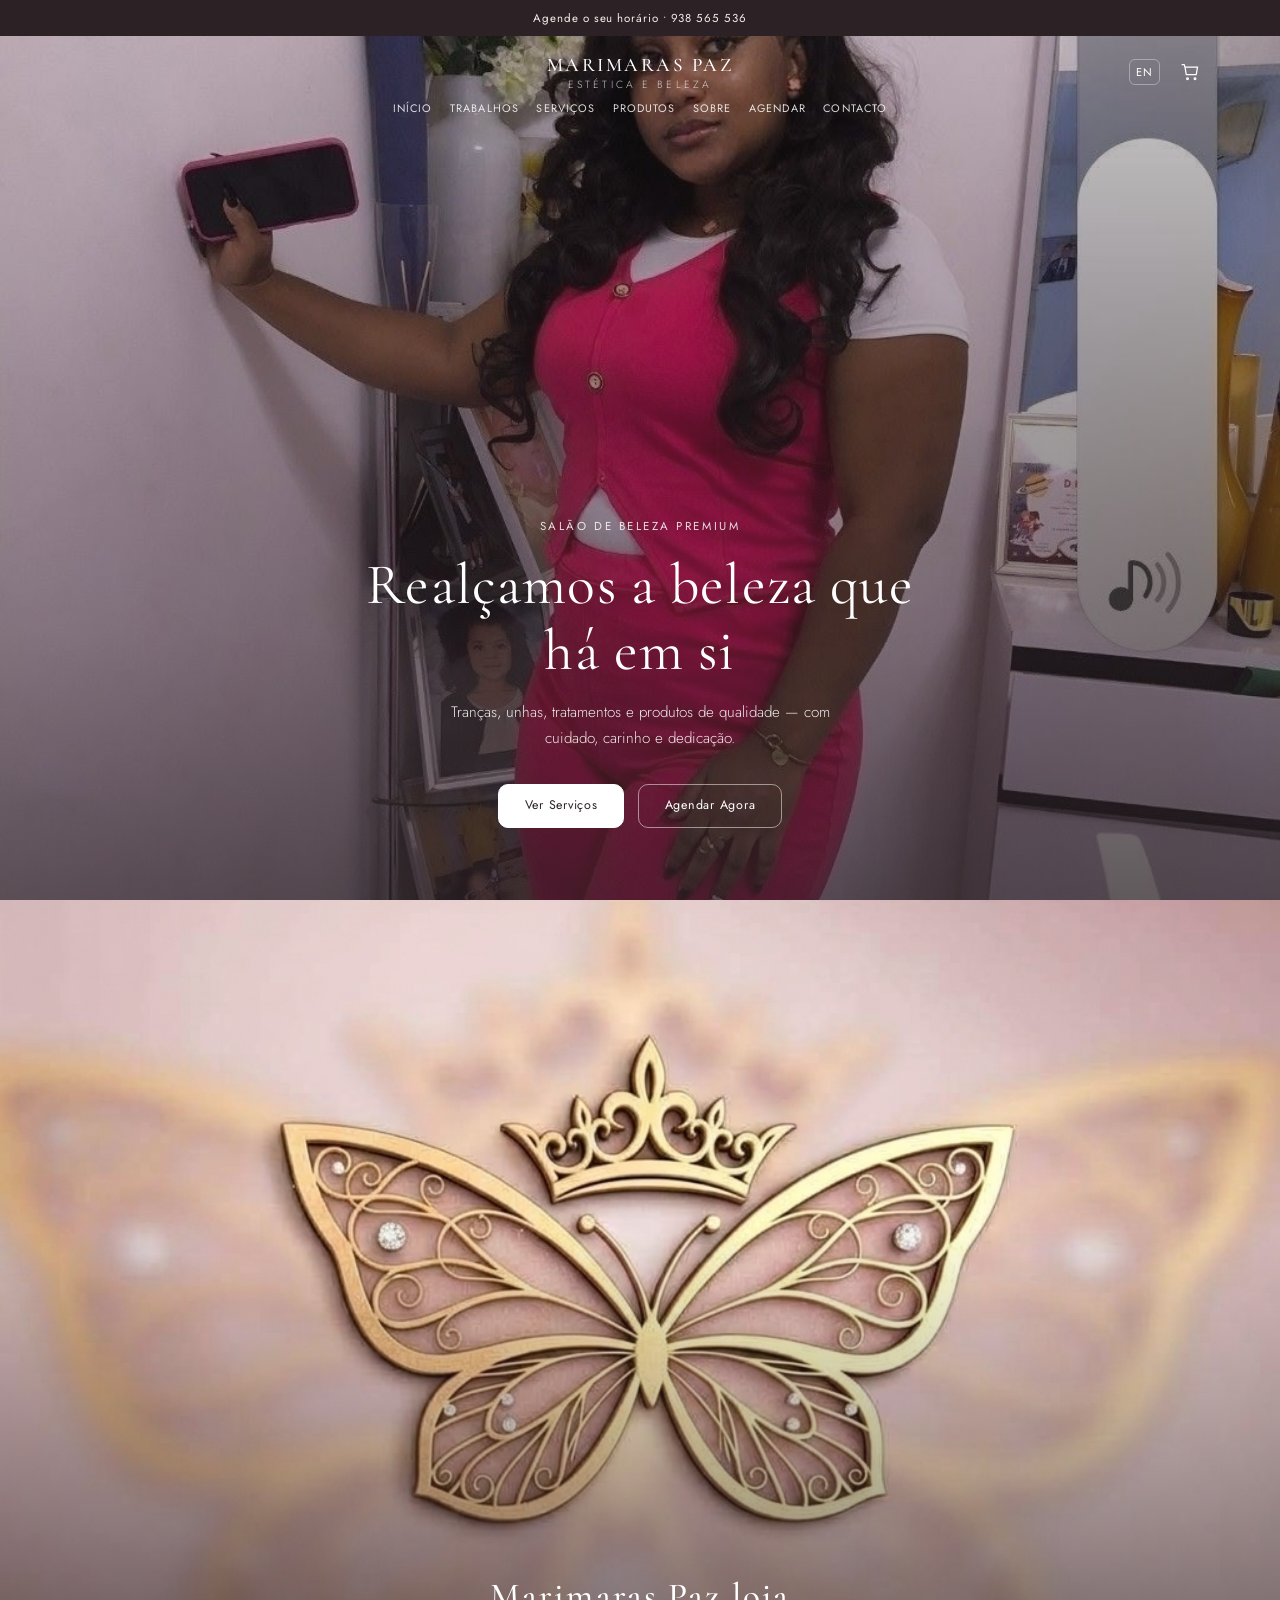
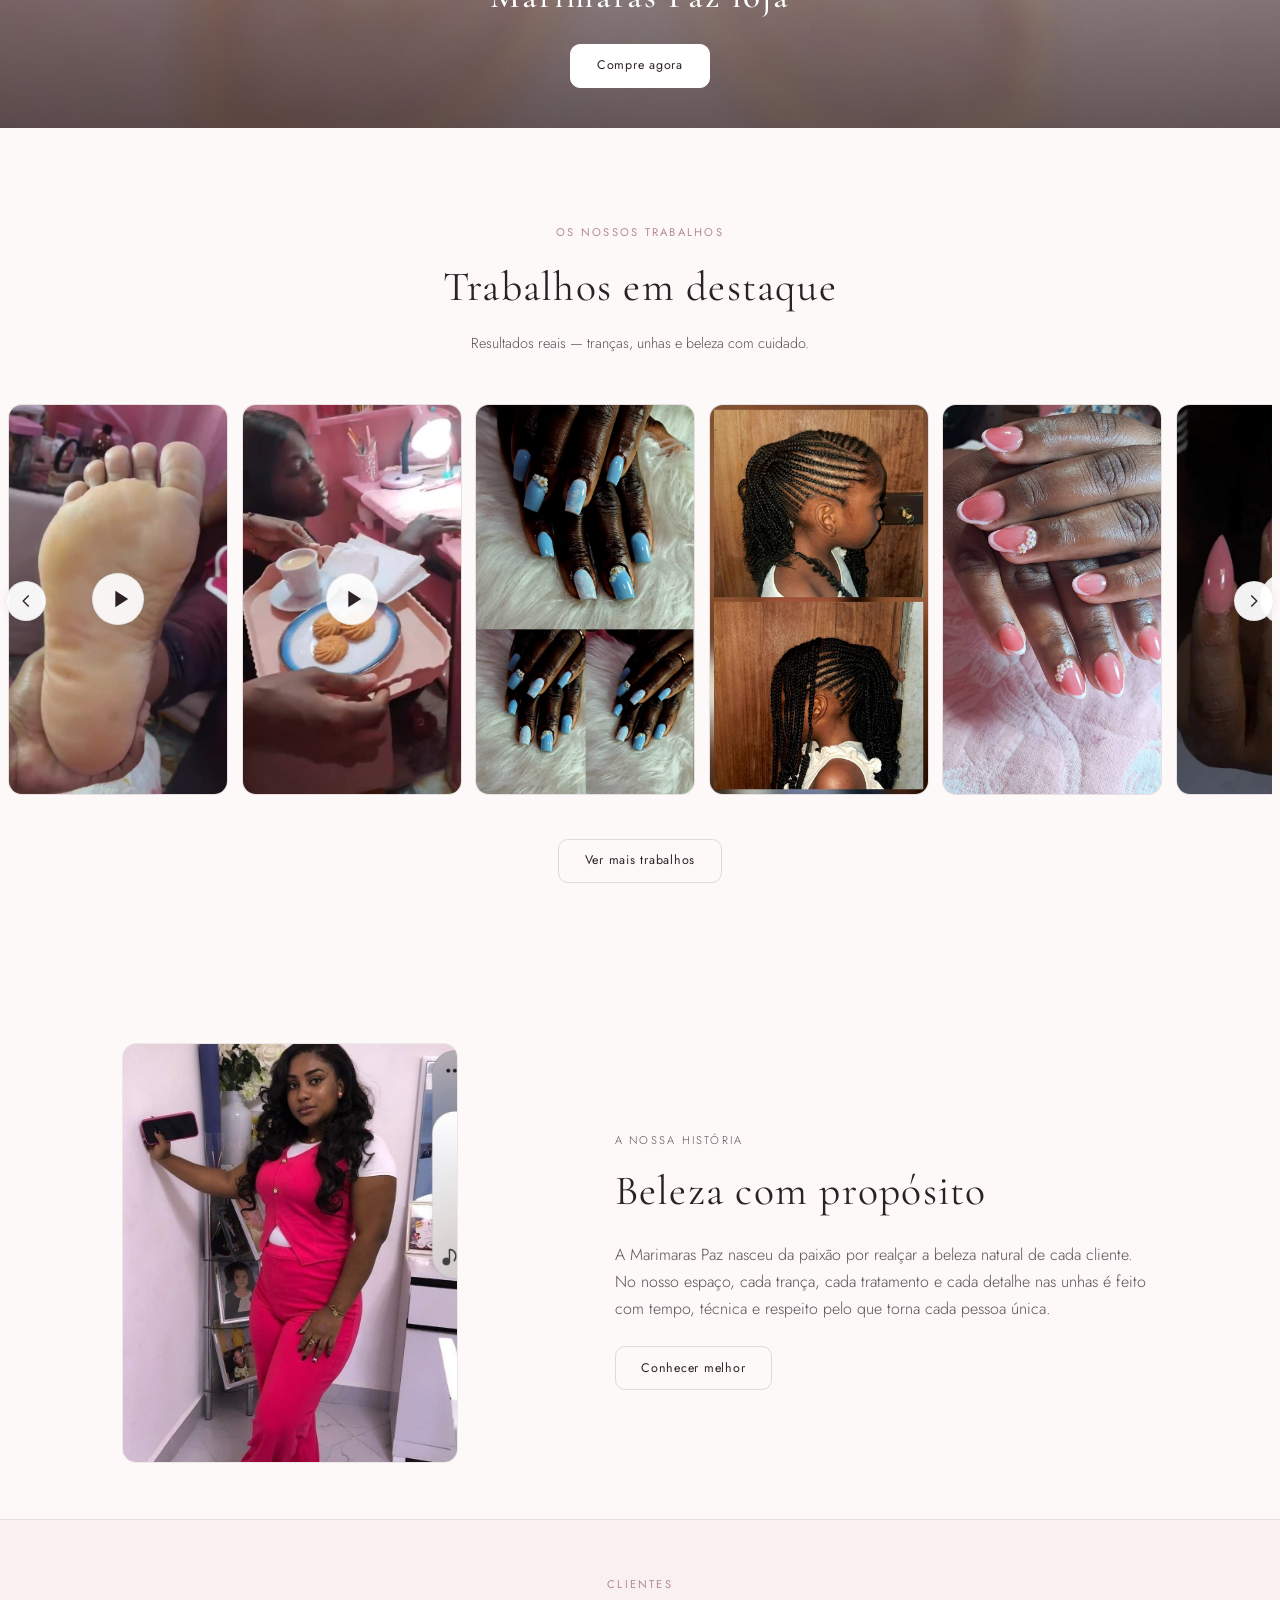
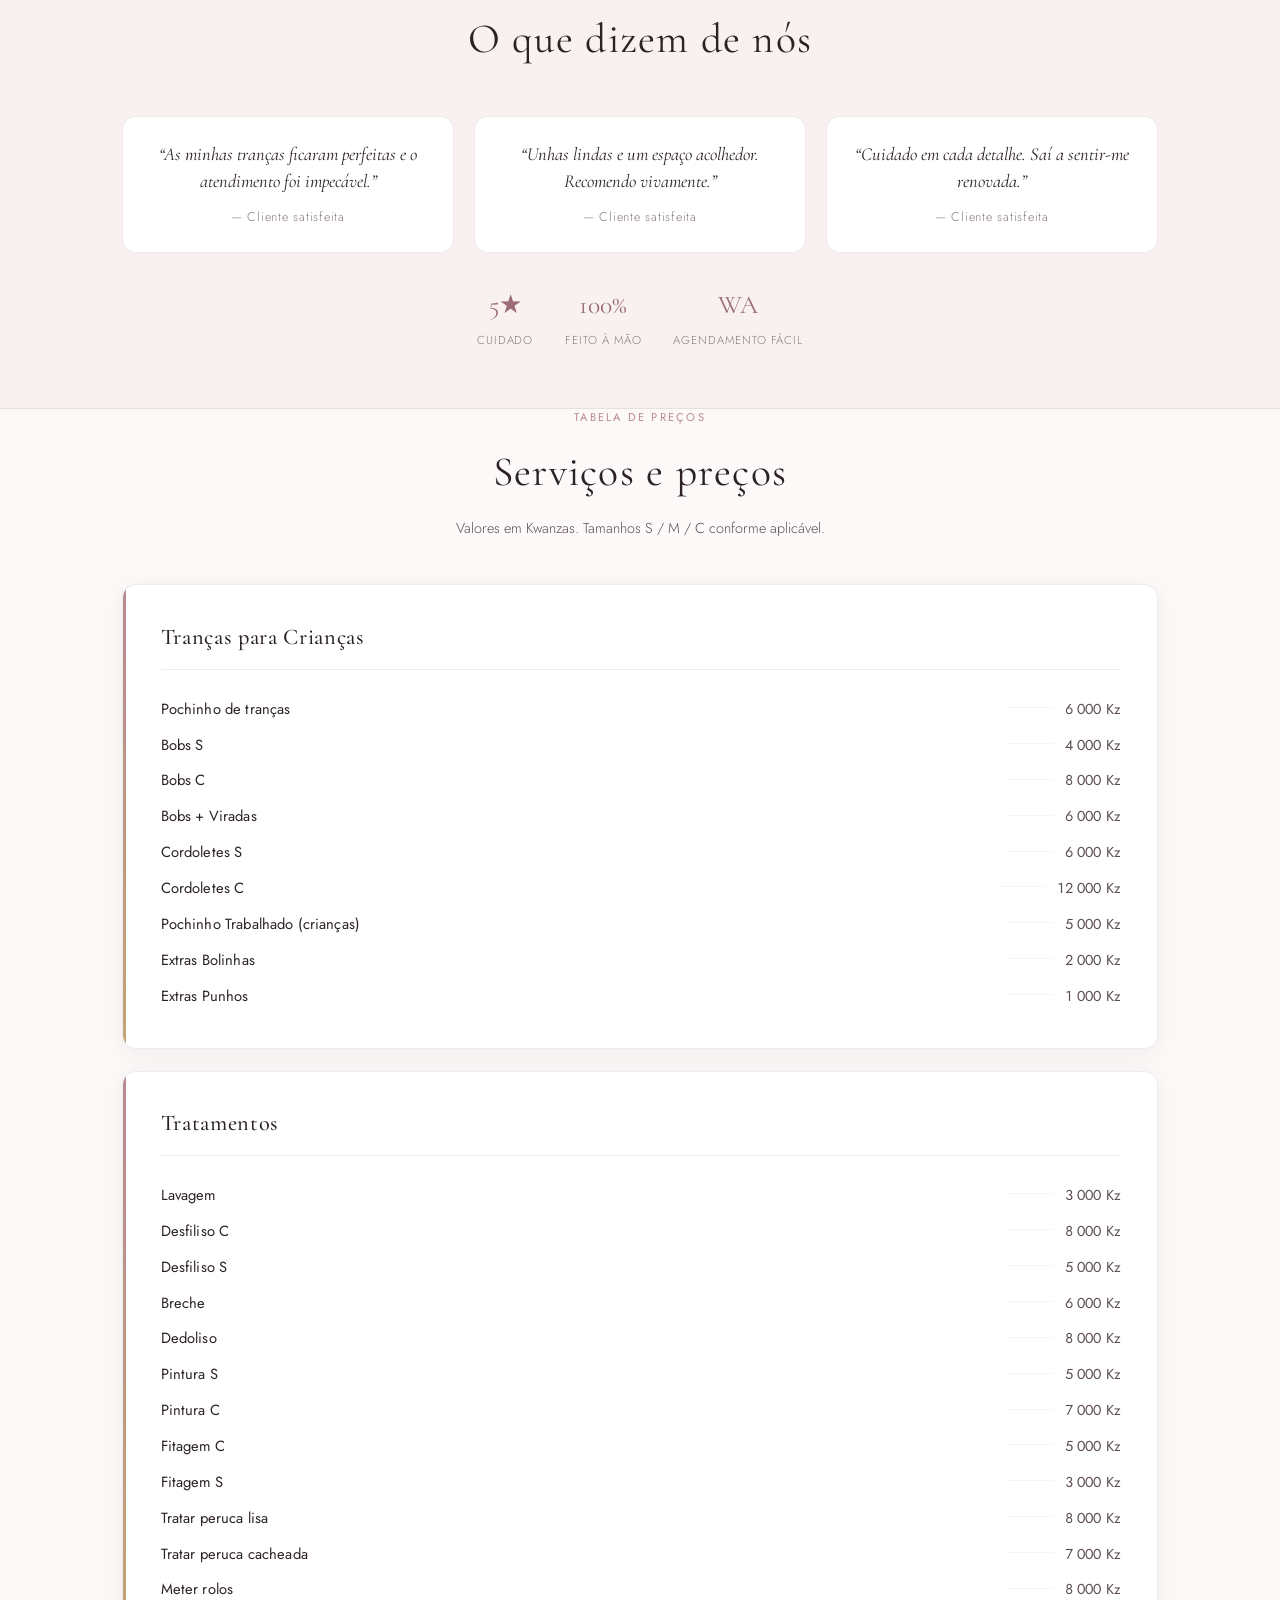
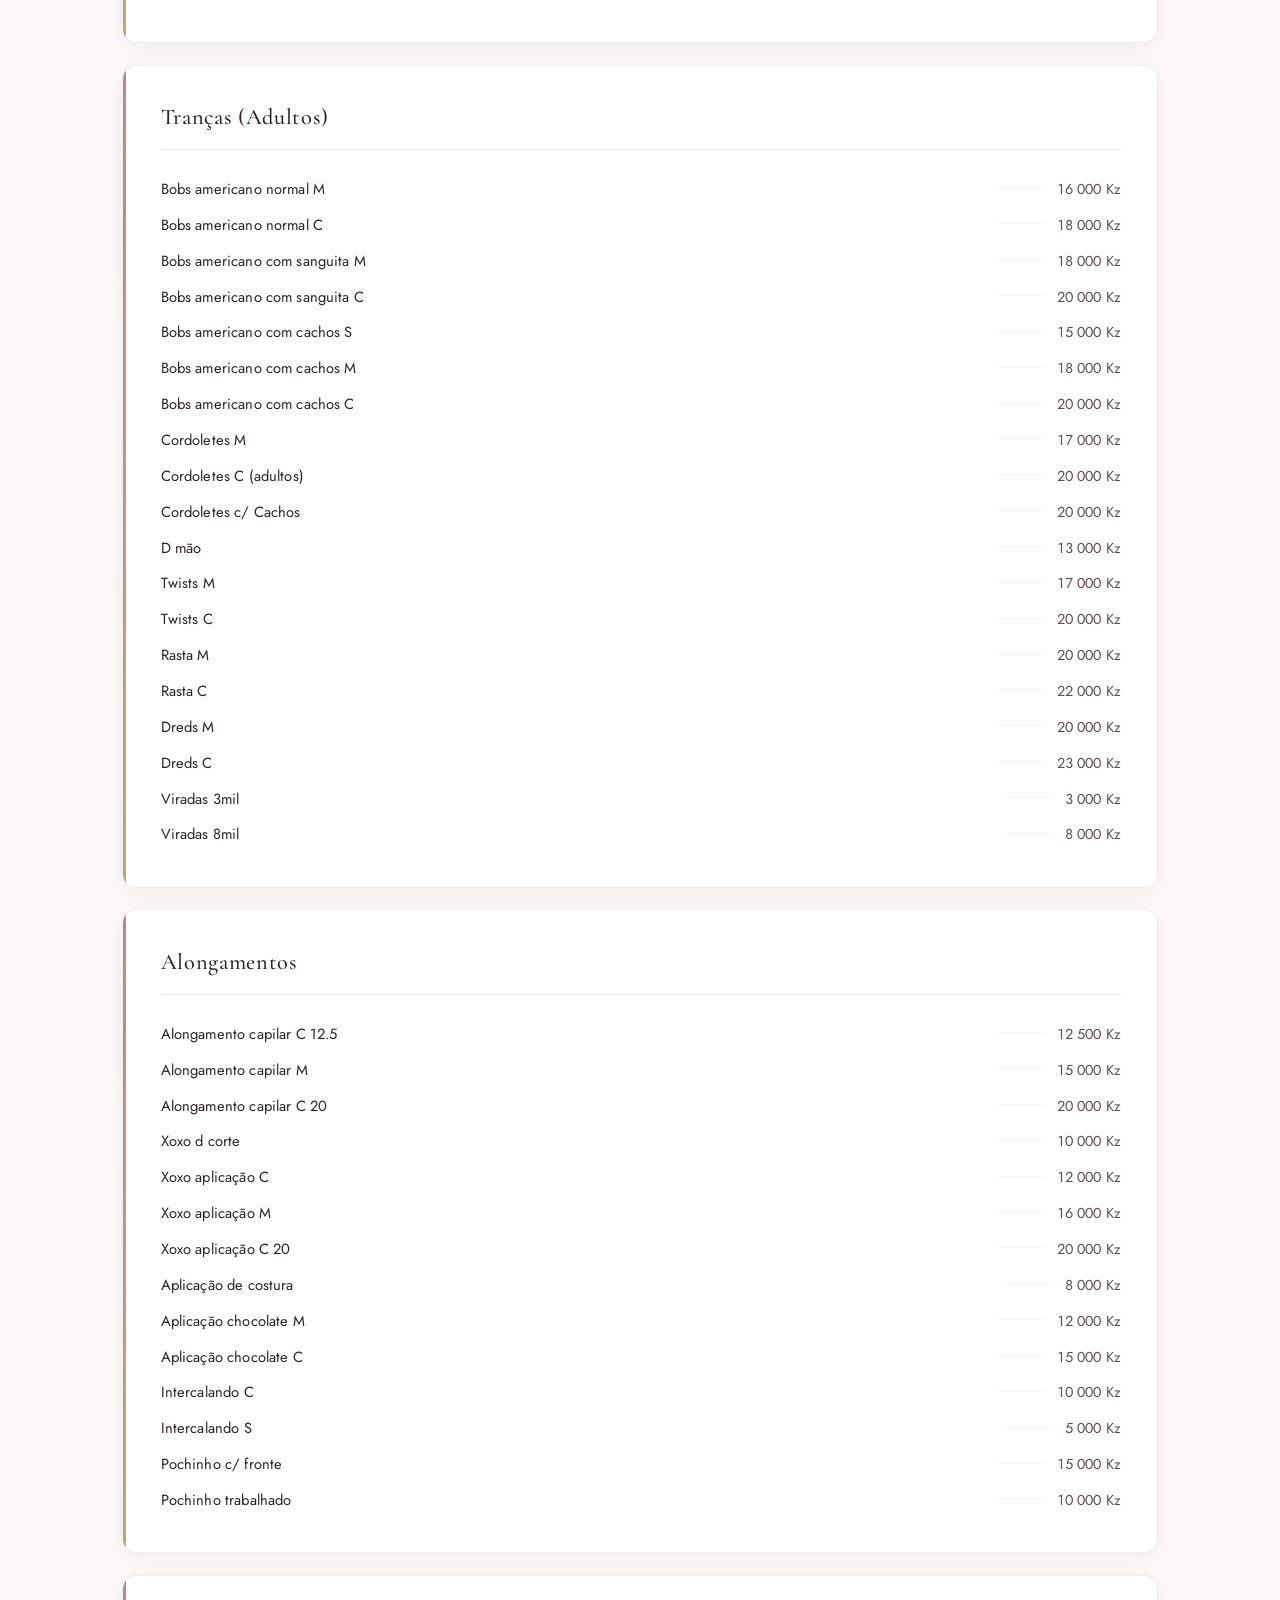
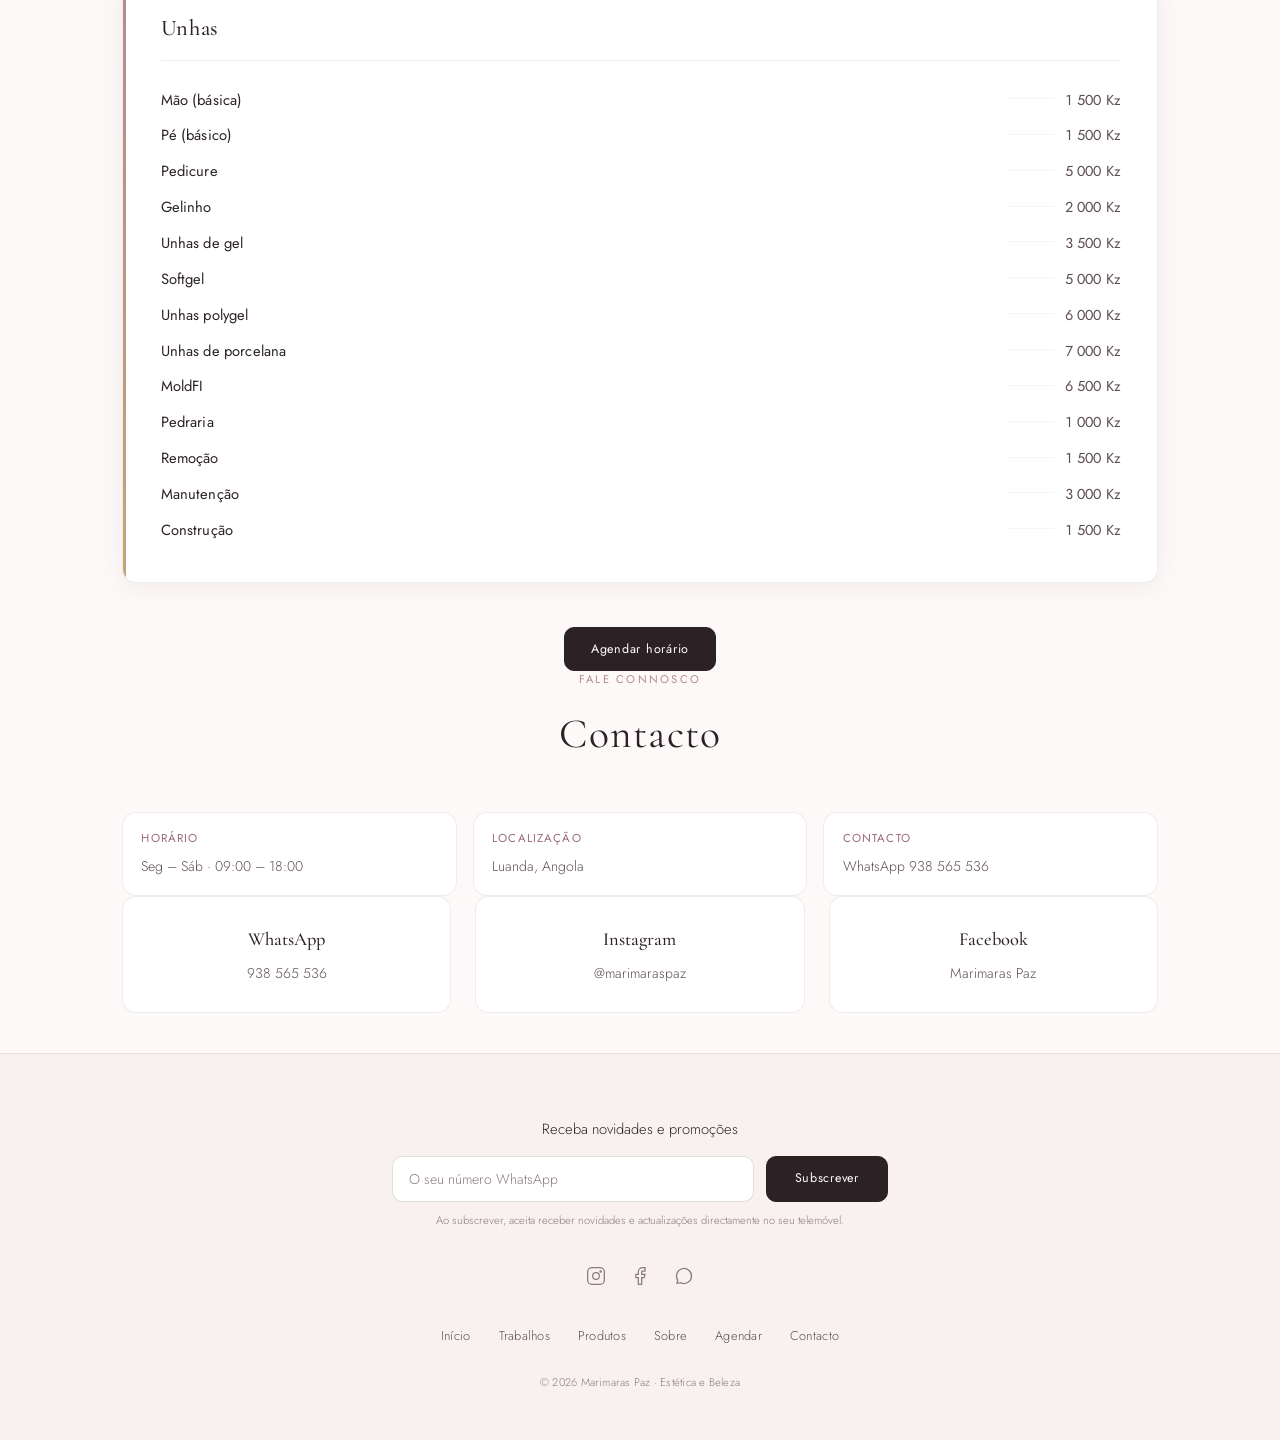
<file: Marimaraspaz/index.html>
<!DOCTYPE html>
<html lang="pt">
<head>
  <meta charset="UTF-8">
  <meta name="viewport" content="width=device-width, initial-scale=1.0">
  <meta name="description" content="Marimaras Paz Estética e Beleza — Salão de beleza premium em Angola. Tranças, unhas, tratamentos e produtos de qualidade.">
  <meta property="og:title" content="Marimaras Paz | Estética e Beleza">
  <meta property="og:description" content="Tranças, unhas, tratamentos e produtos — com cuidado, carinho e dedicação.">
  <meta property="og:image" content="assets/logo.jpg">
  <meta property="og:type" content="website">
  <meta name="theme-color" content="#B88992">
  <title>Marimaras Paz | Estética e Beleza</title>
  <script type="application/ld+json">
  {
    "@context": "https://schema.org",
    "@type": "BeautySalon",
    "name": "Marimaras Paz",
    "description": "Estética e beleza — tranças, unhas, tratamentos e produtos.",
    "url": "https://marimaraspaz.workers.dev/",
    "telephone": "+244938565536",
    "image": "assets/logo.jpg",
    "address": {
      "@type": "PostalAddress",
      "addressLocality": "Luanda",
      "addressCountry": "AO"
    },
    "openingHoursSpecification": {
      "@type": "OpeningHoursSpecification",
      "dayOfWeek": ["Monday","Tuesday","Wednesday","Thursday","Friday","Saturday"],
      "opens": "09:00",
      "closes": "18:00"
    }
  }
  </script>
  <link rel="preconnect" href="https://fonts.googleapis.com">
  <link rel="preconnect" href="https://fonts.gstatic.com" crossorigin>
  <link href="https://fonts.googleapis.com/css2?family=Cormorant+Garamond:ital,wght@0,300;0,400;0,500;0,600;1,400&family=Jost:wght@300;400;500&display=swap" rel="stylesheet">
    <link rel="icon" href="assets/favicon.ico" sizes="any">
  <link rel="icon" type="image/png" sizes="32x32" href="assets/favicon-32.png">
  <link rel="icon" type="image/png" sizes="16x16" href="assets/favicon-16.png">
  <link rel="apple-touch-icon" sizes="180x180" href="assets/apple-touch-icon.png">
  <link rel="manifest" href="site.webmanifest">
  <link rel="stylesheet" href="css/styles.css">
</head>
<body class="page-home">
  <div class="announce-bar" id="announceBar">
    <a href="booking.html" class="announce-link" data-i18n="announce">Agende o seu horário • 938 565 536</a>
  </div>

  <header class="site-header" id="siteHeader">
    <div class="header-inner">
      <button class="hamburger" id="hamburger" aria-label="Menu" aria-expanded="false">
        <span class="ham-line"></span>
        <span class="ham-line"></span>
        <span class="ham-line"></span>
      </button>

      <a href="index.html" class="brand">
        <span class="brand-primary">MARIMARAS PAZ</span>
        <span class="brand-secondary">ESTÉTICA E BELEZA</span>
      </a>

      <nav class="desktop-nav" aria-label="Principal">
        <a href="index.html" data-i18n="nav_home">Início</a>
        <a href="works.html" data-i18n="nav_works">Trabalhos</a>
        <a href="#servicos" data-i18n="nav_services">Serviços</a>
        <a href="products.html" data-i18n="nav_products">Produtos</a>
        <a href="about.html" data-i18n="nav_about">Sobre</a>
        <a href="booking.html" data-i18n="nav_book">Agendar</a>
        <a href="#contacto" data-i18n="nav_contact">Contacto</a>
      </nav>

      <div class="header-actions">
        <button class="lang-toggle" id="langToggle" aria-label="Toggle language">EN</button>
        <button class="cart-btn" id="cartBtn" aria-label="Carrinho">
          <svg width="20" height="20" viewBox="0 0 24 24" fill="none" stroke="currentColor" stroke-width="1.5"><path d="M6 6h15l-1.5 9h-12z"/><circle cx="9" cy="20" r="1"/><circle cx="18" cy="20" r="1"/><path d="M6 6L5 3H2"/></svg>
          <span class="cart-count" data-count="0"></span>
        </button>
      </div>
    </div>
  </header>

  <!-- Mobile Drawer -->
  <div class="drawer-overlay" id="drawerOverlay"></div>
  <aside class="drawer" id="drawer" aria-hidden="true">
    <div class="drawer-header">
      <div class="drawer-brand">
        <span class="brand-primary">MARIMARAS PAZ</span>
        <span class="brand-secondary">ESTÉTICA E BELEZA</span>
      </div>
      <button class="drawer-close" id="drawerClose" aria-label="Fechar">
        <svg width="22" height="22" viewBox="0 0 24 24" fill="none" stroke="currentColor" stroke-width="1.5"><path d="M18 6L6 18M6 6l12 12"/></svg>
      </button>
    </div>
    <nav class="drawer-nav">
      <a href="index.html" data-i18n="nav_home">Início</a>
      <a href="works.html" data-i18n="nav_works">Trabalhos</a>
      <a href="#servicos" data-i18n="nav_services">Serviços</a>
      <a href="products.html" data-i18n="nav_products">Produtos</a>
      <a href="about.html" data-i18n="nav_about">Sobre</a>
        <a href="booking.html" data-i18n="nav_book">Agendar</a>
      <a href="#contacto" data-i18n="nav_contact">Contacto</a>
    </nav>
    <div class="drawer-footer">
      <a href="booking.html" class="btn btn-primary" data-i18n="cta_book">Agendar horário</a>
      <div class="drawer-social">
        <a href="https://www.instagram.com/marimaraspaz/" target="_blank" rel="noopener" aria-label="Instagram">
          <svg width="20" height="20" viewBox="0 0 24 24" fill="none" stroke="currentColor" stroke-width="1.5"><rect x="2" y="2" width="20" height="20" rx="5"/><circle cx="12" cy="12" r="4"/><circle cx="17.5" cy="6.5" r="0.8" fill="currentColor"/></svg>
        </a>
        <a href="https://www.facebook.com/profile.php?id=61579383685594" target="_blank" rel="noopener" aria-label="Facebook">
          <svg width="20" height="20" viewBox="0 0 24 24" fill="none" stroke="currentColor" stroke-width="1.5"><path d="M18 2h-3a5 5 0 0 0-5 5v3H7v4h3v8h4v-8h3l1-4h-4V7a1 1 0 0 1 1-1h3z"/></svg>
        </a>
      </div>
    </div>
  </aside>

  <!-- Cart Panel -->
  <div class="cart-overlay" id="cartOverlay"></div>
  <aside class="cart-panel" id="cartPanel">
    <div class="cart-header">
      <h2 data-i18n="cart_title">Carrinho</h2>
      <button class="cart-close" id="cartClose" aria-label="Fechar">
        <svg width="20" height="20" viewBox="0 0 24 24" fill="none" stroke="currentColor" stroke-width="1.5"><path d="M18 6L6 18M6 6l12 12"/></svg>
      </button>
    </div>
    <div class="cart-items" id="cartItems">
      <p class="cart-empty" data-i18n="cart_empty">O seu carrinho está vazio</p>
    </div>
    <div class="cart-footer">
      <div class="cart-total">
        <span data-i18n="cart_total">Total</span>
        <span id="cartTotal">0 Kz</span>
      </div>
      <a href="checkout.html" class="btn btn-primary" data-i18n="cart_checkout">Finalizar compra</a>
      <button type="button" class="btn btn-ghost" id="clearCartBtn" data-i18n="cart_clear">Limpar carrinho</button>
      <button type="button" class="btn btn-ghost cart-continue" data-close-cart data-i18n="cart_continue">Continuar a comprar</button>
    </div>
  </aside>

  <main>
    <!-- Hero: image first, then video -->
    <section class="hero" id="inicio">
      <div class="hero-media">
        <img src="assets/hero.jpg" alt="Marimaras Paz" id="heroImg" data-site-img="hero">
        <video id="heroVideo" muted loop playsinline webkit-playsinline autoplay preload="auto" disablepictureinpicture>
          <source src="assets/salon-tour.mp4" type="video/mp4" data-site-video="hero">
        </video>
      </div>
      <div class="hero-overlay"></div>
      <div class="hero-content">
        <p class="hero-eyebrow" data-i18n="hero_eyebrow">Salão de Beleza Premium</p>
        <h1 class="hero-title" data-i18n="hero_title">Realçamos a beleza que há em si</h1>
        <p class="hero-sub" data-i18n="hero_sub">Tranças, unhas, tratamentos e produtos de qualidade — com cuidado, carinho e dedicação.</p>
        <div class="hero-ctas">
          <a href="#servicos" class="btn btn-primary" data-i18n="cta_services">Ver Serviços</a>
          <a href="booking.html" class="btn btn-outline" data-i18n="cta_now">Agendar Agora</a>
        </div>
      </div>
    </section>

    <!-- Store full-bleed card -->
    <section class="store-section" id="loja">
      <div class="store-card">
        <img src="assets/loja.jpeg" alt="Marimaras Paz Loja" data-site-img="store">
        <div class="store-card-overlay"></div>
        <div class="store-card-content">
          <h2 class="store-card-title" data-i18n="store_title">Marimaras Paz loja</h2>
          <a href="products.html" class="btn btn-primary" data-i18n="cta_shop">Compre agora</a>
        </div>
      </div>
    </section>

    <!-- Works carousel -->
    <section class="works-teaser" id="trabalhos">
      <div class="container">
        <header class="section-header">
          <p class="section-eyebrow" data-i18n="works_eyebrow">O nosso trabalho</p>
          <h2 class="section-title" data-i18n="works_title">Trabalhos realizados</h2>
          <p class="section-desc" data-i18n="works_desc">Resultados reais — tranças, unhas e beleza com cuidado.</p>
        </header>
      </div>

      <div class="works-carousel-wrap">
        <button type="button" class="works-nav works-nav-prev" id="worksPrev" aria-label="Anterior">
          <svg width="22" height="22" viewBox="0 0 24 24" fill="none" stroke="currentColor" stroke-width="1.5"><path d="M15 18l-6-6 6-6"/></svg>
        </button>
        <button type="button" class="works-nav works-nav-next" id="worksNext" aria-label="Seguinte">
          <svg width="22" height="22" viewBox="0 0 24 24" fill="none" stroke="currentColor" stroke-width="1.5"><path d="M9 18l6-6-6-6"/></svg>
        </button>

        <div class="works-carousel" id="worksCarousel">
          <div class="works-slide works-slide-video" data-video="assets/work-pedicure.mp4" data-site-video-key="work_pedicure">
            <img src="assets/poster-pedi.jpg" alt="Pedicure" loading="lazy" data-site-img="poster_pedi">
            <button type="button" class="works-play" aria-label="Reproduzir vídeo">
              <svg width="28" height="28" viewBox="0 0 24 24" fill="currentColor"><path d="M8 5v14l11-7z"/></svg>
            </button>
            <video preload="none" playsinline></video>
          </div>
          <div class="works-slide works-slide-video" data-video="assets/work-hospitality.mp4" data-site-video-key="work_hospitality">
            <img src="assets/poster-hospitality.jpg" alt="Hospitalidade — café e biscoitos" loading="lazy" data-site-img="poster_hospitality">
            <button type="button" class="works-play" aria-label="Reproduzir vídeo">
              <svg width="28" height="28" viewBox="0 0 24 24" fill="currentColor"><path d="M8 5v14l11-7z"/></svg>
            </button>
            <video preload="none" playsinline></video>
          </div>

          <div class="works-slide"><img src="assets/w-nails-blue-floral.jpg" alt="Unhas azuis" loading="lazy"></div>
          <div class="works-slide"><img src="assets/w-braids-kids-cornrows.jpg" alt="Tranças infantis" loading="lazy"></div>
          <div class="works-slide"><img src="assets/w-nails-french-pink.jpg" alt="French rosa" loading="lazy"></div>
          <div class="works-slide works-slide-video" data-video="assets/work-nails-stiletto.mp4" data-site-video-key="work_nails">
            <img src="assets/poster-nails.jpg" alt="Alongamento stiletto rosa" loading="lazy" data-site-img="poster_nails">
            <button type="button" class="works-play" aria-label="Reproduzir vídeo">
              <svg width="28" height="28" viewBox="0 0 24 24" fill="currentColor"><path d="M8 5v14l11-7z"/></svg>
            </button>
            <video preload="none" playsinline></video>
        </div>
          <div class="works-slide"><img src="assets/w-nails-burgundy.jpg" alt="Burgundy" loading="lazy"></div>
          <div class="works-slide"><img src="assets/w-hair-before-after.jpg" alt="Antes e depois" loading="lazy"></div>
          <div class="works-slide"><img src="assets/w-nails-ombre-white.jpg" alt="Ombré" loading="lazy"></div>
          <div class="works-slide"><img src="assets/w-nails-french-collage.jpg" alt="French collage" loading="lazy"></div>
          <div class="works-slide"><img src="assets/w-hair-bob-layers.jpg" alt="Bob" loading="lazy"></div>
          <div class="works-slide"><img src="assets/w-braids-girl-long.jpg" alt="Tranças longas" loading="lazy"></div>
          <div class="works-slide"><img src="assets/w-braids-box-short.jpg" alt="Box braids" loading="lazy"></div>
          <div class="works-slide"><img src="assets/w-hair-long-straight.jpg" alt="Alongamento" loading="lazy"></div>
          <div class="works-slide"><img src="assets/w-client-short-natural.jpg" alt="Cliente" loading="lazy"></div>
          <div class="works-slide"><img src="assets/w-nails-red-gelinho.jpg" alt="Gelinho" loading="lazy"></div>
          <div class="works-slide"><img src="assets/w-hair-bun-kids.jpg" alt="Coque" loading="lazy"></div>
          <div class="works-slide"><img src="assets/w-braids-viradas-men.jpg" alt="Viradas" loading="lazy"></div>
          <div class="works-slide"><img src="assets/w-hair-straight-silk.jpg" alt="Cabelo liso" loading="lazy"></div>
        </div>
      </div>

      <div class="container" style="text-align:center;padding:1.75rem 0 0.5rem;">
        <a href="works.html" class="btn btn-outline" data-i18n="cta_more_works">Ver mais trabalhos</a>
      </div>
    </section>


    <!-- About teaser -->
    <section class="about-teaser" id="sobre">
      <div class="container about-teaser-grid">
        <div class="about-teaser-img">
          <img src="assets/hero.jpg" alt="Marimaras Paz" width="800" height="1000" loading="lazy">
        </div>
        <div class="about-teaser-text">
          <p class="section-eyebrow" data-i18n="about_eyebrow">A nossa história</p>
          <h2 class="section-title" data-i18n="about_heading">Beleza com propósito</h2>
          <p data-i18n="about_p1">A Marimaras Paz nasceu da paixão por realçar a beleza natural de cada cliente. Cada trança, tratamento e detalhe é feito com tempo, técnica e carinho.</p>
          <a href="about.html" class="btn btn-outline" data-i18n="about_more">Conhecer melhor</a>
        </div>
      </div>
    </section>

    <!-- Trust -->
    <section class="trust-section" id="testemunhos">
      <div class="container">
        <header class="section-header">
          <p class="section-eyebrow" data-i18n="trust_eyebrow">Clientes</p>
          <h2 class="section-title" data-i18n="trust_title">O que dizem de nós</h2>
        </header>
        <div class="trust-grid">
          <blockquote class="trust-card">
            <p class="trust-quote"><span data-i18n="trust_q1">“As minhas tranças ficaram perfeitas e o atendimento foi impecável.”</span></p>
            <footer class="trust-author"><span data-i18n="trust_author">— Cliente satisfeita</span></footer>
          </blockquote>
          <blockquote class="trust-card">
            <p class="trust-quote"><span data-i18n="trust_q2">“Unhas lindas e um espaço acolhedor. Recomendo vivamente.”</span></p>
            <footer class="trust-author"><span data-i18n="trust_author">— Cliente satisfeita</span></footer>
          </blockquote>
          <blockquote class="trust-card">
            <p class="trust-quote"><span data-i18n="trust_q3">“Cuidado em cada detalhe. Saí a sentir-me renovada.”</span></p>
            <footer class="trust-author"><span data-i18n="trust_author">— Cliente satisfeita</span></footer>
          </blockquote>
        </div>
        <div class="trust-stats">
          <div class="trust-stat"><strong>5★</strong><span data-i18n="stat_care">Cuidado</span></div>
          <div class="trust-stat"><strong>100%</strong><span data-i18n="stat_hand">Feito à mão</span></div>
          <div class="trust-stat"><strong>WA</strong><span data-i18n="stat_book">Agendamento fácil</span></div>
        </div>
      </div>
    </section>

    <!-- Services & prices -->
    <section class="services-section" id="servicos">
      <div class="container">
        <header class="section-header">
          <p class="section-eyebrow" data-i18n="prices_eyebrow">Tabela de preços</p>
          <h2 class="section-title" data-i18n="prices_title">Serviços e preços</h2>
          <p class="section-desc" data-i18n="prices_desc">Valores em Kwanzas. Tamanhos S / M / C conforme aplicável.</p>
        </header>

        <div id="servicesPriceRoot"><!-- Filled by js/app.js --></div>

        <div class="section-cta">
          <a href="booking.html" class="btn btn-primary" data-i18n="cta_book">Agendar horário</a>
        </div>
      </div>
    </section>

    <!-- Contact -->
    <section class="contact-section" id="contacto">
      <div class="container">
        <header class="section-header">
          <p class="section-eyebrow" data-i18n="contact_title">Fale connosco</p>
          <h2 class="section-title" data-i18n="contact_heading">Contacto</h2>
        </header>

        <div class="info-strip">
          <div class="info-pill">
            <strong data-i18n="info_hours_label">Horário</strong>
            <span data-i18n="info_hours">Seg – Sáb · 09:00 – 18:00</span>
          </div>
          <div class="info-pill">
            <strong data-i18n="info_place_label">Localização</strong>
            <span data-i18n="info_place">Luanda, Angola</span>
          </div>
          <div class="info-pill">
            <strong data-i18n="info_phone_label">Contacto</strong>
            <span>WhatsApp 938 565 536</span>
          </div>
        </div>

        <div class="contact-grid">
          <a class="contact-card" href="https://wa.me/244938565536" target="_blank" rel="noopener">
            <h3>WhatsApp</h3>
            <p>938 565 536</p>
          </a>
          <a class="contact-card" href="https://www.instagram.com/marimaraspaz/" target="_blank" rel="noopener">
            <h3>Instagram</h3>
            <p>@marimaraspaz</p>
          </a>
          <a class="contact-card" href="https://www.facebook.com/profile.php?id=61579383685594" target="_blank" rel="noopener">
            <h3>Facebook</h3>
            <p>Marimaras Paz</p>
          </a>
        </div>
      </div>
    </section>
  </main>

  <footer class="site-footer">
    <div class="container footer-inner">
      <div class="footer-signup">
        <span class="footer-label" data-i18n="footer_signup">Receba novidades e promoções</span>
        <form class="newsletter-form" id="whatsappSubscribe" action="#" method="post">
          <input type="tel" name="whatsapp" id="subWhatsapp" inputmode="tel" autocomplete="tel"
            placeholder="O seu número WhatsApp" data-i18n-placeholder="footer_phone_ph" required aria-label="Número WhatsApp">
          <button type="submit" class="btn btn-primary" data-i18n="footer_subscribe">Subscrever</button>
        </form>
        <p class="footer-legal-note" data-i18n="footer_legal">Ao subscrever, aceita receber novidades e actualizações directamente no seu telemóvel.</p>
      </div>
      <div class="footer-social">
        <a href="https://www.instagram.com/marimaraspaz/" target="_blank" rel="noopener" aria-label="Instagram">
          <svg width="20" height="20" viewBox="0 0 24 24" fill="none" stroke="currentColor" stroke-width="1.5"><rect x="2" y="2" width="20" height="20" rx="5"/><circle cx="12" cy="12" r="4"/><circle cx="17.5" cy="6.5" r="0.8" fill="currentColor"/></svg>
        </a>
        <a href="https://www.facebook.com/profile.php?id=61579383685594" target="_blank" rel="noopener" aria-label="Facebook">
          <svg width="20" height="20" viewBox="0 0 24 24" fill="none" stroke="currentColor" stroke-width="1.5"><path d="M18 2h-3a5 5 0 0 0-5 5v3H7v4h3v8h4v-8h3l1-4h-4V7a1 1 0 0 1 1-1h3z"/></svg>
        </a>
        <a href="https://wa.me/244938565536" target="_blank" rel="noopener" aria-label="WhatsApp">
          <svg width="20" height="20" viewBox="0 0 24 24" fill="none" stroke="currentColor" stroke-width="1.5"><path d="M3 21l1.65-3.8a9 9 0 1 1 3.4 2.9L3 21"/></svg>
        </a>
      </div>
      <nav class="footer-links">
        <a href="index.html" data-i18n="nav_home">Início</a>
        <a href="works.html" data-i18n="nav_works">Trabalhos</a>
        <a href="products.html" data-i18n="nav_products">Produtos</a>
        <a href="about.html" data-i18n="nav_about">Sobre</a>
        <a href="booking.html" data-i18n="nav_book">Agendar</a>
        <a href="index.html#contacto" data-i18n="nav_contact">Contacto</a>
      </nav>
      <p class="copyright"><span data-i18n="footer_copy">© 2026 Marimaras Paz · Estética e Beleza</span></p>
    </div>
  </footer>
<script src="js/products.js"></script>
  <script src="js/app.js"></script>
</body>
</html>
</file>
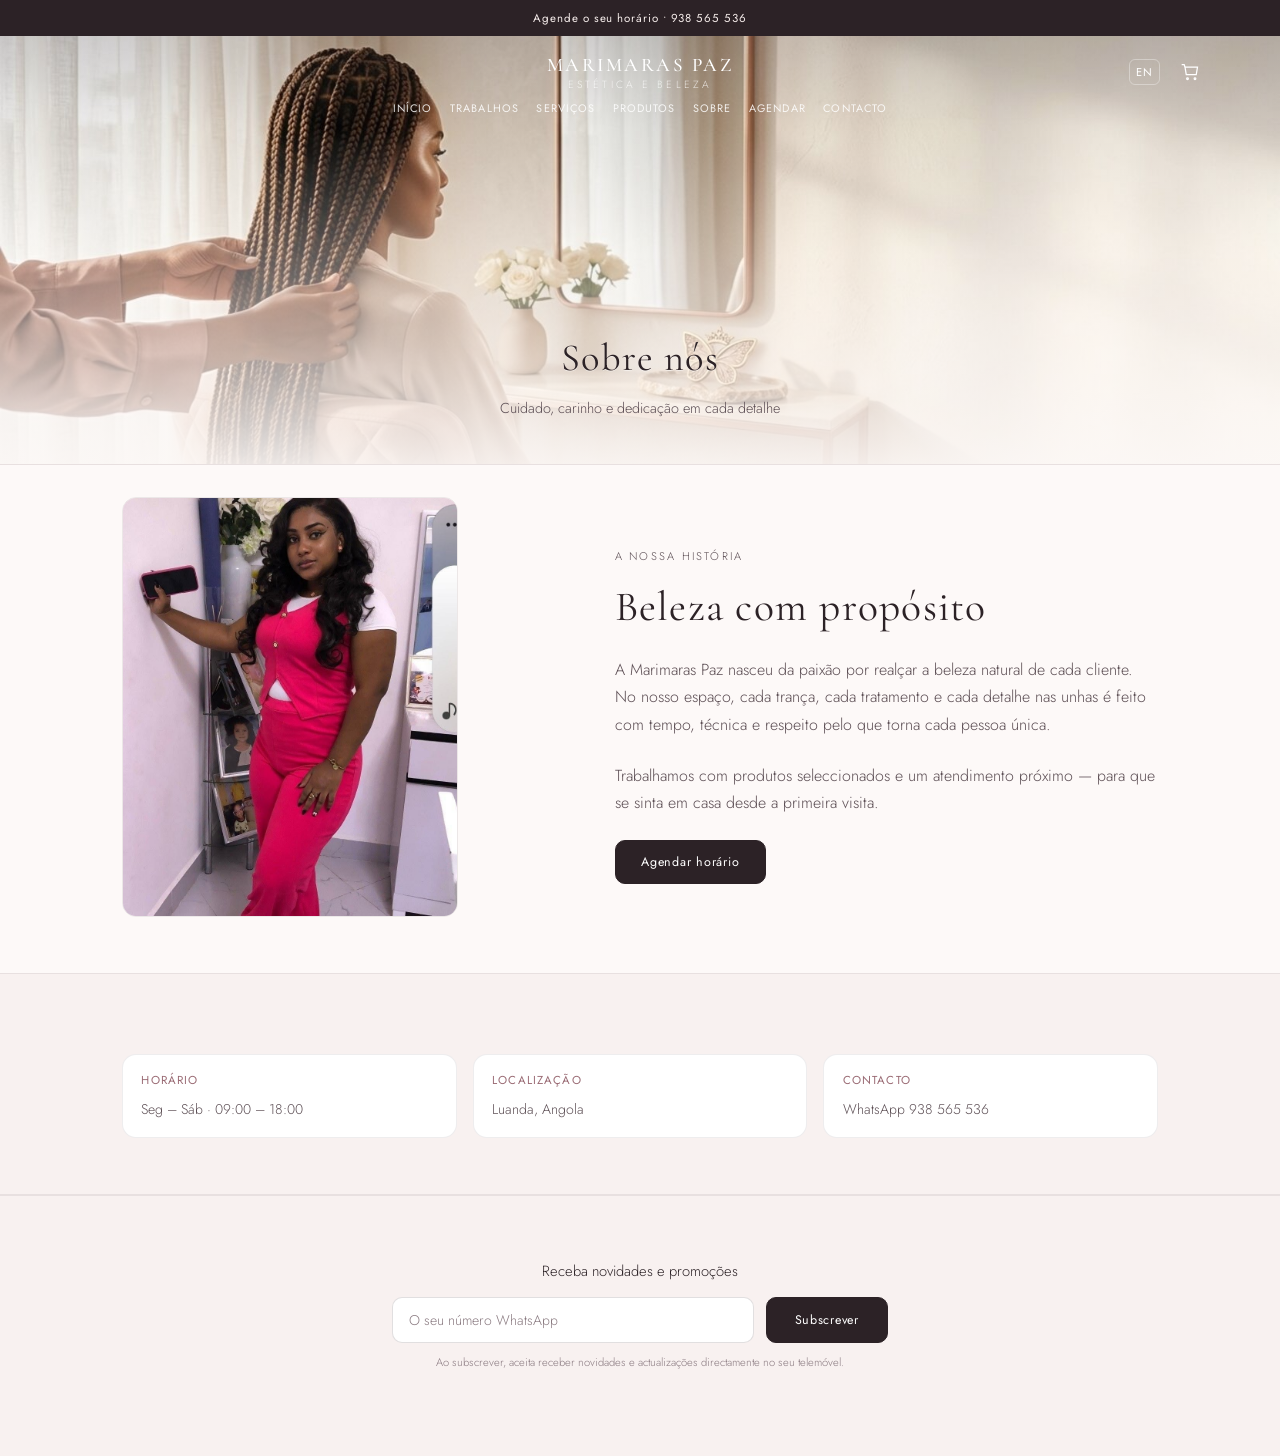
<file: Marimaraspaz/about.html>
<!DOCTYPE html>
<html lang="pt">
<head>
  <meta charset="UTF-8">
  <meta name="viewport" content="width=device-width, initial-scale=1.0">
  <meta name="description" content="Conheça a Marimaras Paz — estética e beleza com cuidado, carinho e dedicação em Angola.">
  <meta property="og:title" content="Sobre | Marimaras Paz">
  <meta property="og:description" content="A história e o cuidado por detrás do salão Marimaras Paz.">
  <meta property="og:image" content="assets/hero-about.jpg">
  <meta property="og:type" content="website">
  <link rel="preload" as="image" href="assets/hero-about.jpg">
  <title>Sobre | Marimaras Paz</title>
  <link rel="preconnect" href="https://fonts.googleapis.com">
  <link rel="preconnect" href="https://fonts.gstatic.com" crossorigin>
  <link href="https://fonts.googleapis.com/css2?family=Cormorant+Garamond:ital,wght@0,300;0,400;0,500;0,600;1,400&family=Jost:wght@300;400;500&display=swap" rel="stylesheet">
  <link rel="icon" href="assets/favicon.ico" sizes="any">
  <link rel="icon" type="image/png" sizes="32x32" href="assets/favicon-32.png">
  <link rel="icon" type="image/png" sizes="16x16" href="assets/favicon-16.png">
  <link rel="apple-touch-icon" sizes="180x180" href="assets/apple-touch-icon.png">
  <link rel="manifest" href="site.webmanifest">
  <link rel="stylesheet" href="css/styles.css?v=about-hero-1">
</head>
<body class="page-transparent-header">
  <div class="announce-bar" id="announceBar">
    <a href="booking.html" class="announce-link" data-i18n="announce">Agende o seu horário • 938 565 536</a>
  </div>

  <header class="site-header" id="siteHeader">
    <div class="header-inner">
      <button class="hamburger" id="hamburger" aria-label="Menu">
        <span class="ham-line"></span><span class="ham-line"></span><span class="ham-line"></span>
      </button>
      <a href="index.html" class="brand">
        <span class="brand-primary">MARIMARAS PAZ</span>
        <span class="brand-secondary">ESTÉTICA E BELEZA</span>
      </a>
      <nav class="desktop-nav">
        <a href="index.html" data-i18n="nav_home">Início</a>
        <a href="works.html" data-i18n="nav_works">Trabalhos</a>
        <a href="index.html#servicos" data-i18n="nav_services">Serviços</a>
        <a href="products.html" data-i18n="nav_products">Produtos</a>
        <a href="about.html" class="active" data-i18n="nav_about">Sobre</a>
        <a href="booking.html" data-i18n="nav_book">Agendar</a>
        <a href="index.html#contacto" data-i18n="nav_contact">Contacto</a>
      </nav>
      <div class="header-actions">
        <button class="lang-toggle" id="langToggle">EN</button>
        <button class="cart-btn" id="cartBtn" aria-label="Carrinho">
          <svg width="20" height="20" viewBox="0 0 24 24" fill="none" stroke="currentColor" stroke-width="1.5"><path d="M6 6h15l-1.5 9h-12z"/><circle cx="9" cy="20" r="1"/><circle cx="18" cy="20" r="1"/><path d="M6 6L5 3H2"/></svg>
          <span class="cart-count" data-count="0"></span>
        </button>
      </div>
    </div>
  </header>

  <div class="drawer-overlay" id="drawerOverlay"></div>
  <aside class="drawer" id="drawer">
    <div class="drawer-header">
      <div class="drawer-brand">
        <span class="brand-primary">MARIMARAS PAZ</span>
        <span class="brand-secondary">ESTÉTICA E BELEZA</span>
      </div>
      <button class="drawer-close" id="drawerClose" aria-label="Fechar">
        <svg width="22" height="22" viewBox="0 0 24 24" fill="none" stroke="currentColor" stroke-width="1.5"><path d="M18 6L6 18M6 6l12 12"/></svg>
      </button>
    </div>
    <nav class="drawer-nav">
      <a href="index.html" data-i18n="nav_home">Início</a>
      <a href="works.html" data-i18n="nav_works">Trabalhos</a>
      <a href="index.html#servicos" data-i18n="nav_services">Serviços</a>
      <a href="products.html" data-i18n="nav_products">Produtos</a>
      <a href="about.html" class="active" data-i18n="nav_about">Sobre</a>
      <a href="booking.html" data-i18n="nav_book">Agendar</a>
      <a href="index.html#contacto" data-i18n="nav_contact">Contacto</a>
    </nav>
    <div class="drawer-footer">
      <a href="booking.html" class="btn btn-primary" data-i18n="cta_book">Agendar horário</a>
    </div>
  </aside>

  <div class="cart-overlay" id="cartOverlay"></div>
  <aside class="cart-panel" id="cartPanel">
    <div class="cart-header">
      <h2 data-i18n="cart_title">Carrinho</h2>
      <button class="cart-close" id="cartClose" aria-label="Fechar">
        <svg width="20" height="20" viewBox="0 0 24 24" fill="none" stroke="currentColor" stroke-width="1.5"><path d="M18 6L6 18M6 6l12 12"/></svg>
      </button>
    </div>
    <div class="cart-items" id="cartItems"><p class="cart-empty" data-i18n="cart_empty">O seu carrinho está vazio</p></div>
    <div class="cart-footer">
      <div class="cart-total"><span data-i18n="cart_total">Total</span><span id="cartTotal">0 Kz</span></div>
      <a href="checkout.html" class="btn btn-primary" data-i18n="cart_checkout">Finalizar compra</a>
      <button type="button" class="btn btn-ghost" id="clearCartBtn" data-i18n="cart_clear">Limpar carrinho</button>
      <button type="button" class="btn btn-ghost cart-continue" data-close-cart data-i18n="cart_continue">Continuar a comprar</button>
    </div>
  </aside>

  <main>
    <div class="page-hero page-hero-img">
      <div class="page-hero-media">
        <img src="assets/hero-about.jpg" alt="Marimaras Paz — tranças e cuidado" width="1600" height="900" fetchpriority="high" data-site-img="hero_about">
        <div class="page-hero-overlay"></div>
      </div>
      <div class="page-hero-content">
        <h1 data-i18n="about_title">Sobre nós</h1>
        <p data-i18n="about_sub">Cuidado, carinho e dedicação em cada detalhe</p>
      </div>
    </div>

    <section class="about-teaser" style="padding-top:2rem;">
      <div class="container about-teaser-grid">
        <div class="about-teaser-img">
          <img src="assets/hero.jpg" alt="Marimaras Paz" width="800" height="1000" loading="eager" data-site-img="about_body">
        </div>
        <div class="about-teaser-text">
          <p class="section-eyebrow" data-i18n="about_eyebrow">A nossa história</p>
          <h2 class="section-title" data-i18n="about_heading">Beleza com propósito</h2>
          <p data-i18n="about_p1">A Marimaras Paz nasceu da paixão por realçar a beleza natural de cada cliente. No nosso espaço, cada trança, cada tratamento e cada detalhe nas unhas é feito com tempo, técnica e respeito pelo que torna cada pessoa única.</p>
          <p data-i18n="about_p2">Trabalhamos com produtos seleccionados e um atendimento próximo — para que se sinta em casa desde a primeira visita.</p>
          <a href="booking.html" class="btn btn-primary" data-i18n="cta_book">Agendar horário</a>
        </div>
      </div>
    </section>

    <section class="trust-section">
      <div class="container">
        <div class="info-strip">
          <div class="info-pill">
            <strong data-i18n="info_hours_label">Horário</strong>
            <span data-i18n="info_hours">Seg – Sáb · 09:00 – 18:00</span>
          </div>
          <div class="info-pill">
            <strong data-i18n="info_place_label">Localização</strong>
            <span data-i18n="info_place">Luanda, Angola</span>
          </div>
          <div class="info-pill">
            <strong data-i18n="info_phone_label">Contacto</strong>
            <span>WhatsApp 938 565 536</span>
          </div>
        </div>
      </div>
    </section>
  </main>

  <footer class="site-footer">
    <div class="container footer-inner">
      <div class="footer-signup">
        <span class="footer-label" data-i18n="footer_signup">Receba novidades e promoções</span>
        <form class="newsletter-form" id="whatsappSubscribe" action="#" method="post">
          <input type="tel" name="whatsapp" inputmode="tel" autocomplete="tel"
            placeholder="O seu número WhatsApp" data-i18n-placeholder="footer_phone_ph" required aria-label="Número WhatsApp" data-i18n-placeholder="footer_phone_ph">
          <button type="submit" class="btn btn-primary" data-i18n="footer_subscribe">Subscrever</button>
        </form>
        <p class="footer-legal-note" data-i18n="footer_legal">Ao subscrever, aceita receber novidades e actualizações directamente no seu telemóvel.</p>
    </div>
  </footer>
<script src="js/products.js"></script>
  <script src="js/app.js"></script>
</body>
</html>
</file>
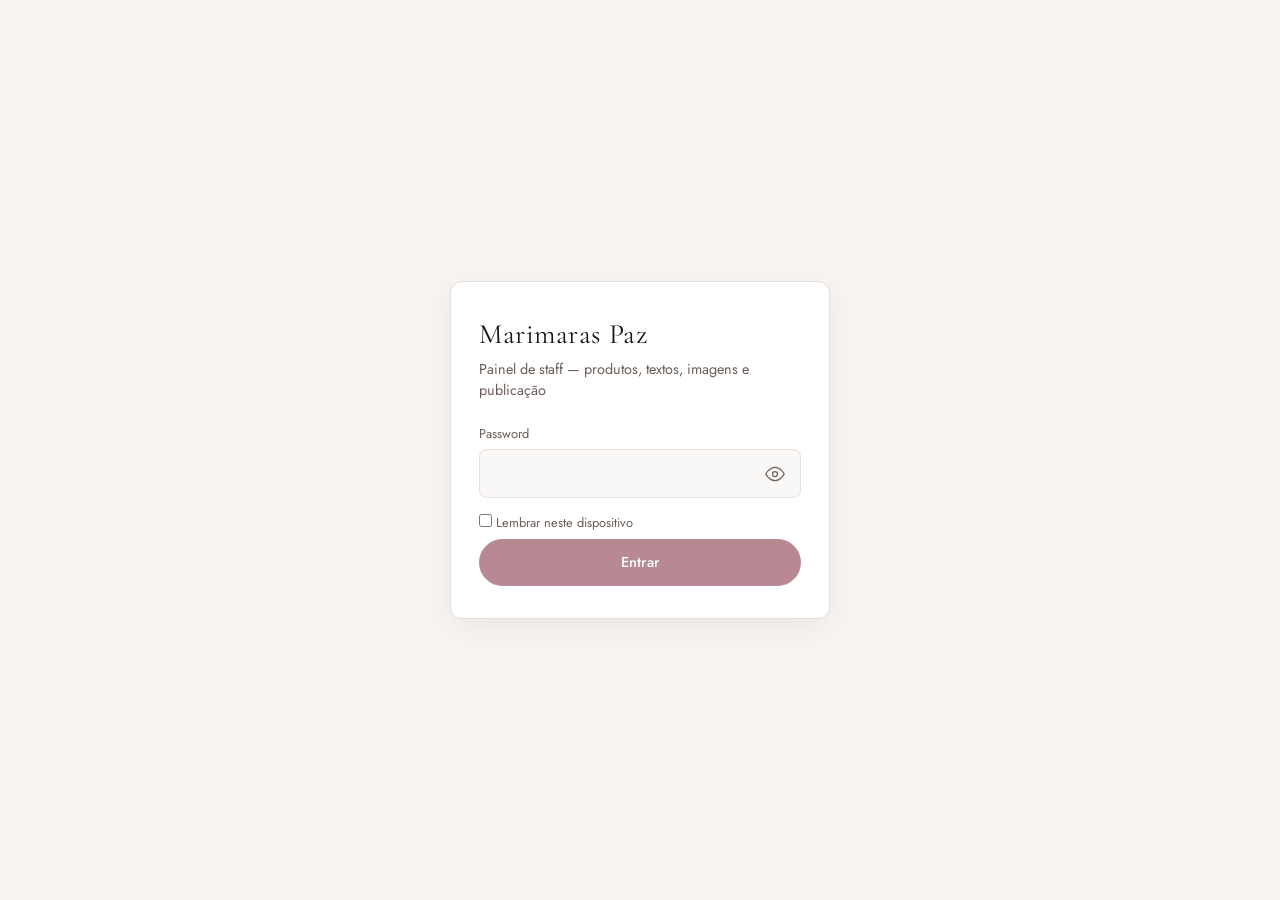
<file: Marimaraspaz/admin.html>
<!DOCTYPE html>
<html lang="pt">
<head>
  <meta charset="UTF-8">
  <meta name="viewport" content="width=device-width, initial-scale=1.0, viewport-fit=cover">
  <meta name="robots" content="noindex, nofollow">
  <title>Admin | Marimaras Paz</title>
  <link rel="preconnect" href="https://fonts.googleapis.com">
  <link rel="preconnect" href="https://fonts.gstatic.com" crossorigin>
  <link href="https://fonts.googleapis.com/css2?family=Cormorant+Garamond:wght@400;500&family=Jost:wght@300;400;500&display=swap" rel="stylesheet">
  <link rel="icon" type="image/png" sizes="32x32" href="assets/favicon-32.png">
  <link rel="stylesheet" href="css/admin.css">
</head>
<body>
  <div class="login-wrap" id="login-screen">
    <form class="login-card" id="login-form">
      <h1>Marimaras Paz</h1>
      <p>Painel de staff — produtos, textos, imagens e publicação</p>
      <label for="login-password">Password</label>
      <div class="password-field">
        <input type="password" id="login-password" autocomplete="current-password" required>
        <button type="button" class="password-toggle" id="passwordToggle" aria-label="Mostrar password" aria-pressed="false" title="Mostrar password">
          <svg class="icon-eye" width="20" height="20" viewBox="0 0 24 24" fill="none" stroke="currentColor" stroke-width="1.5" aria-hidden="true">
            <path d="M1 12s4-8 11-8 11 8 11 8-4 8-11 8-11-8-11-8z"/>
            <circle cx="12" cy="12" r="3"/>
          </svg>
          <svg class="icon-eye-off hidden" width="20" height="20" viewBox="0 0 24 24" fill="none" stroke="currentColor" stroke-width="1.5" aria-hidden="true">
            <path d="M17.94 17.94A10.07 10.07 0 0 1 12 20c-7 0-11-8-11-8a18.45 18.45 0 0 1 5.06-5.94M9.9 4.24A9.12 9.12 0 0 1 12 4c7 0 11 8 11 8a18.5 18.5 0 0 1-2.16 3.19m-6.72-1.07a3 3 0 1 1-4.24-4.24"/>
            <line x1="1" y1="1" x2="23" y2="23"/>
          </svg>
        </button>
      </div>
      <p class="login-error" id="login-error"></p>
      <label class="check-row">
        <input type="checkbox" id="login-remember"> Lembrar neste dispositivo
      </label>
      <button type="submit" class="btn btn-primary">Entrar</button>
    </form>
  </div>

  <div class="admin-shell" id="admin-shell">
    <header class="admin-top">
      <button type="button" class="admin-menu-btn" id="adminMenuBtn" aria-label="Menu">
        <span></span><span></span><span></span>
      </button>
      <div class="admin-brand">
        Marimaras Paz
        <span id="adminPanelLabel">Admin</span>
      </div>
      <div class="admin-top-actions">
        <a href="index.html" class="btn btn-ghost btn-sm" target="_blank" rel="noopener">Ver site</a>
        <button type="button" class="btn btn-ghost btn-sm desktop-only" data-action="save">Guardar rascunho</button>
        <button type="button" class="btn btn-primary btn-sm desktop-only" data-action="publish">Publicar</button>
        <button type="button" class="btn btn-ghost btn-sm" data-action="logout" title="Sair">Sair</button>
      </div>
    </header>

    <div class="admin-drawer-overlay" id="adminDrawerOverlay"></div>

    <div class="admin-layout">
      <nav class="admin-nav" id="adminNav">
        <div class="admin-nav-head">
          <span>Menu</span>
          <button type="button" class="admin-nav-close" id="adminNavClose" aria-label="Fechar">
            <svg width="22" height="22" viewBox="0 0 24 24" fill="none" stroke="currentColor" stroke-width="1.5"><path d="M18 6L6 18M6 6l12 12"/></svg>
          </button>
        </div>
        <p class="nav-section-label">Geral</p>
        <button type="button" data-panel="dashboard" class="active">Painel</button>
        <button type="button" data-panel="guide">Guia do staff</button>
        <p class="nav-section-label">Loja</p>
        <button type="button" data-panel="products">Produtos</button>
        <button type="button" data-panel="services">Serviços & preços</button>
        <button type="button" data-panel="zones">Zonas de entrega</button>
        <p class="nav-section-label">Conteúdo do site</p>
        <button type="button" data-panel="texts">Textos</button>
        <button type="button" data-panel="contact">Contacto & horário</button>
        <button type="button" data-panel="images">Imagens do site</button>
        <button type="button" data-panel="videos">Vídeos</button>
        <button type="button" data-panel="media">Biblioteca de média</button>
      </nav>

      <main class="admin-main">
        <section class="panel active" id="panel-dashboard">
          <h2>Painel</h2>
          <p class="lead">Rascunhos ficam só neste browser. «Publicar» actualiza a loja para todos os visitantes.</p>
          <div class="stats-grid">
            <div class="stat-card"><div class="num" id="stat-products">0</div><div class="lbl">Produtos</div></div>
            <div class="stat-card"><div class="num" id="stat-zones">0</div><div class="lbl">Zonas</div></div>
            <div class="stat-card"><div class="num" id="stat-media">0</div><div class="lbl">Média</div></div>
            <div class="stat-card"><div class="num" id="stat-slots">0</div><div class="lbl">Slots imagem</div></div>
          </div>
          <div class="card-grid">
            <div class="info-card">
              <h3>Fluxo rápido</h3>
              <ol>
                <li>Edite produtos, textos, contacto ou imagens.</li>
                <li>Opcional: <strong>Guardar rascunho</strong> e abrir o site no mesmo browser.</li>
                <li><strong>Publicar</strong> — todos vêem as alterações no próximo carregamento.</li>
              </ol>
            </div>
            <div class="info-card">
              <h3>Atalhos</h3>
              <div class="quick-links">
                <button type="button" class="btn btn-ghost btn-sm" data-goto="products">Produtos</button>
                <button type="button" class="btn btn-ghost btn-sm" data-goto="services">Serviços</button>
                <button type="button" class="btn btn-ghost btn-sm" data-goto="texts">Textos</button>
                <button type="button" class="btn btn-ghost btn-sm" data-goto="images">Imagens</button>
                <button type="button" class="btn btn-ghost btn-sm" data-goto="contact">Contacto</button>
                <button type="button" class="btn btn-ghost btn-sm" data-goto="videos">Vídeos</button>
                <button type="button" class="btn btn-primary btn-sm" data-action="publish">Publicar na loja</button>
              </div>
            </div>
          </div>
        </section>

        <section class="panel" id="panel-products">
          <div class="panel-head">
            <div>
              <h2>Produtos</h2>
              <p class="lead">Preços em Kwanzas. Só aparecem na loja depois de publicar.</p>
            </div>
            <button type="button" class="btn btn-primary btn-sm" id="btn-add-product">+ Novo produto</button>
          </div>
          <table class="product-table">
            <thead>
              <tr><th></th><th>Nome</th><th>Categoria</th><th>Preço</th><th>Disp.</th><th></th></tr>
            </thead>
            <tbody id="product-tbody"></tbody>
          </table>
          <div class="product-cards" id="product-cards"></div>
        </section>

        <section class="panel" id="panel-services">
          <div class="panel-head">
            <div>
              <h2>Serviços & preços</h2>
              <p class="lead">Lista do agendamento e da tabela de preços no site. Preços em Kz.</p>
            </div>
            <button type="button" class="btn btn-primary btn-sm" id="btn-add-service">+ Novo serviço</button>
          </div>
          <div class="toolbar">
            <select id="service-filter-cat" class="filter-select">
              <option value="">Todas as categorias</option>
            </select>
            <button type="button" class="btn btn-ghost btn-sm" id="btn-restore-services-toolbar">Restaurar padrões</button>
          </div>
          <div class="product-cards" id="service-cards"></div>
        </section>

        <section class="panel" id="panel-zones">
          <div class="panel-head">
            <div>
              <h2>Zonas de entrega</h2>
              <p class="lead">Taxas de entrega por zona (Kz).</p>
            </div>
            <button type="button" class="btn btn-primary btn-sm" id="btn-add-zone">+ Zona</button>
          </div>
          <div class="zone-list" id="zone-list"></div>
        </section>

        <section class="panel" id="panel-texts">
          <h2>Textos do site</h2>
          <p class="lead">Conteúdo visível nas páginas. Preencha PT e EN. Guarde rascunho ou publique.</p>
          <div class="lang-tabs" id="text-lang-tabs">
            <button type="button" class="lang-tab active" data-text-lang="pt">Português</button>
            <button type="button" class="lang-tab" data-text-lang="en">English</button>
          </div>
          <div id="text-fields-root"></div>
        </section>

        <section class="panel" id="panel-contact">
          <h2>Contacto & horário</h2>
          <p class="lead">Dados mostrados no site e usados em mensagens WhatsApp.</p>
          <div class="form-card">
            <div class="field-row">
              <div class="field">
                <label>Telefone (como aparece)</label>
                <input type="text" id="contact-phone-display" placeholder="938 565 536" inputmode="tel">
              </div>
              <div class="field">
                <label>WhatsApp (só números, com 244)</label>
                <input type="text" id="contact-whatsapp" placeholder="244938565536" inputmode="tel">
              </div>
            </div>
            <div class="field-row">
              <div class="field">
                <label>Horário</label>
                <input type="text" id="contact-hours" placeholder="Seg – Sáb · 09:00 – 18:00">
              </div>
              <div class="field">
                <label>Localização</label>
                <input type="text" id="contact-place" placeholder="Luanda, Angola">
              </div>
            </div>
            <div class="field">
              <label>Email (opcional)</label>
              <input type="email" id="contact-email" placeholder="contato@…">
            </div>
          </div>
        </section>

        <section class="panel" id="panel-images">
          <h2>Imagens do site</h2>
          <p class="lead">Heroes, logo, loja… Carregar ou escolher da biblioteca. Sem colar URLs.</p>
          <div id="slots-by-group"></div>
        </section>

        <section class="panel" id="panel-videos">
          <h2>Vídeos</h2>
          <p class="lead">Hero e vídeos de trabalhos. Carregue ficheiros MP4 (ou escolha da biblioteca se já enviou). Ficheiros grandes podem demorar.</p>
          <div id="video-slots-root"></div>
        </section>

        <section class="panel" id="panel-media">
          <div class="panel-head">
            <div>
              <h2>Biblioteca de média</h2>
              <p class="lead">Upload para Cloudinary. Apagar aqui só remove da lista deste browser.</p>
            </div>
            <label class="btn btn-primary btn-sm">
              + Carregar
              <input type="file" id="media-upload" accept="image/*" multiple class="hidden">
            </label>
          </div>
          <div class="media-grid" id="media-grid"></div>
        </section>

        <section class="panel" id="panel-guide">
          <h2>Guia do staff</h2>
          <div class="guide">
            <h3>Rascunho vs Publicar</h3>
            <ul>
              <li><strong>Guardar rascunho</strong> — só neste telemóvel/browser. Útil para pré-visualizar o site no mesmo aparelho.</li>
              <li><strong>Publicar</strong> — envia tudo para a cloud; todos os clientes vêem no próximo carregamento da página.</li>
              <li>É preciso a password de admin ao publicar.</li>
            </ul>
            <h3>O que pode editar</h3>
            <ul>
              <li><strong>Produtos</strong> — nome (PT/EN), descrição, preço, foto, categoria, disponibilidade. Apagar remove do rascunho.</li>
              <li><strong>Serviços &amp; preços</strong> — lista do agendamento e da tabela de preços no site. Adicionar, editar preço, categoria ou apagar. Filtrar por categoria.</li>
              <li><strong>Zonas de entrega</strong> — nome da zona e taxa em Kz.</li>
              <li><strong>Textos</strong> — anúncio, hero, loja, trabalhos, sobre, CTAs em PT e EN. Por campo: <em>Limpar</em>. Por idioma: <em>Restaurar padrões</em> ou <em>Limpar todos</em>.</li>
              <li><strong>Contacto &amp; horário</strong> — telefone visível, WhatsApp (com 244), horário, localização, email.</li>
              <li><strong>Imagens do site</strong> — heroes, logo, loja, posters. <em>Carregar</em> / <em>Média</em> / <em>Original</em> (volta ao ficheiro por defeito) / <em>Limpar</em> (remove a imagem do slot).</li>
              <li><strong>Vídeos</strong> — hero (tour do salão) e vídeos de trabalhos. <em>Carregar</em> / <em>Original</em> / <em>Limpar</em>. Ficheiros &gt; ~4 MB são comprimidos no telemóvel antes do envio.</li>
              <li><strong>Biblioteca de média</strong> — uploads neste browser. ✕ remove só da lista (não apaga no Cloudinary).</li>
            </ul>
          </div>
        </section>
      </main>
    </div>

    <div class="sticky-actions">
      <button type="button" class="btn btn-ghost" data-action="save">Guardar</button>
      <button type="button" class="btn btn-primary" data-action="publish">Publicar</button>
    </div>
  </div>

  <div class="modal-overlay" id="service-modal">
    <div class="modal">
      <h3 id="svc-modal-title">Serviço</h3>
      <div class="field">
        <label>ID (único)</label>
        <input type="text" id="svc-id" placeholder="ex: softgel">
      </div>
      <div class="field-row">
        <div class="field"><label>Nome (PT)</label><input type="text" id="svc-name"></div>
        <div class="field"><label>Nome (EN)</label><input type="text" id="svc-name-en"></div>
      </div>
      <div class="field-row">
        <div class="field"><label>Preço (Kz)</label><input type="number" id="svc-price" inputmode="decimal" min="0" step="1"></div>
        <div class="field">
          <label>Categoria</label>
          <select id="svc-category"></select>
        </div>
      </div>
      <label class="check-row"><input type="checkbox" id="svc-active" checked> Activo (visível no site)</label>
      <div class="modal-actions">
        <button type="button" class="btn btn-primary" id="svc-save">Guardar</button>
        <button type="button" class="btn btn-ghost" id="svc-cancel">Cancelar</button>
      </div>
    </div>
  </div>

  <div class="modal-overlay" id="product-modal">
    <div class="modal">
      <h3 id="prod-modal-title">Produto</h3>
      <div class="field">
        <label>ID (único, sem espaços)</label>
        <input type="text" id="prod-id" placeholder="ex: facial-clean">
      </div>
      <div class="field-row">
        <div class="field"><label>Nome (PT)</label><input type="text" id="prod-name"></div>
        <div class="field"><label>Nome (EN)</label><input type="text" id="prod-name-en"></div>
      </div>
      <div class="field"><label>Descrição (PT)</label><textarea id="prod-desc"></textarea></div>
      <div class="field"><label>Descrição (EN)</label><textarea id="prod-desc-en"></textarea></div>
      <div class="field-row">
        <div class="field"><label>Preço (Kz)</label><input type="number" id="prod-price" inputmode="decimal" min="0" step="1"></div>
        <div class="field">
          <label>Categoria</label>
          <select id="prod-category">
            <option value="skincare">Skincare</option>
            <option value="body">Corpo</option>
            <option value="deo">Desodorantes</option>
            <option value="hair">Cabelo</option>
          </select>
        </div>
      </div>
      <div class="field"><label>URL da imagem</label><input type="text" id="prod-image" placeholder="https://… ou assets/…"></div>
      <div class="field">
        <label class="btn btn-ghost btn-sm" style="display:inline-flex">
          Carregar foto
          <input type="file" id="prod-upload" accept="image/*" class="hidden">
        </label>
        <img id="prod-preview" alt="" style="margin-top:10px;max-height:120px;border-radius:8px;display:none">
      </div>
      <div class="field-row">
        <label class="check-row"><input type="checkbox" id="prod-available" checked> Disponível</label>
        <label class="check-row"><input type="checkbox" id="prod-consult"> Preço «Consulte»</label>
      </div>
      <div class="modal-actions">
        <button type="button" class="btn btn-primary" id="prod-save">Guardar</button>
        <button type="button" class="btn btn-ghost" id="prod-cancel">Cancelar</button>
      </div>
    </div>
  </div>

  <script src="js/products.js"></script>
  <script src="js/admin.js"></script>
</body>
</html>
</file>
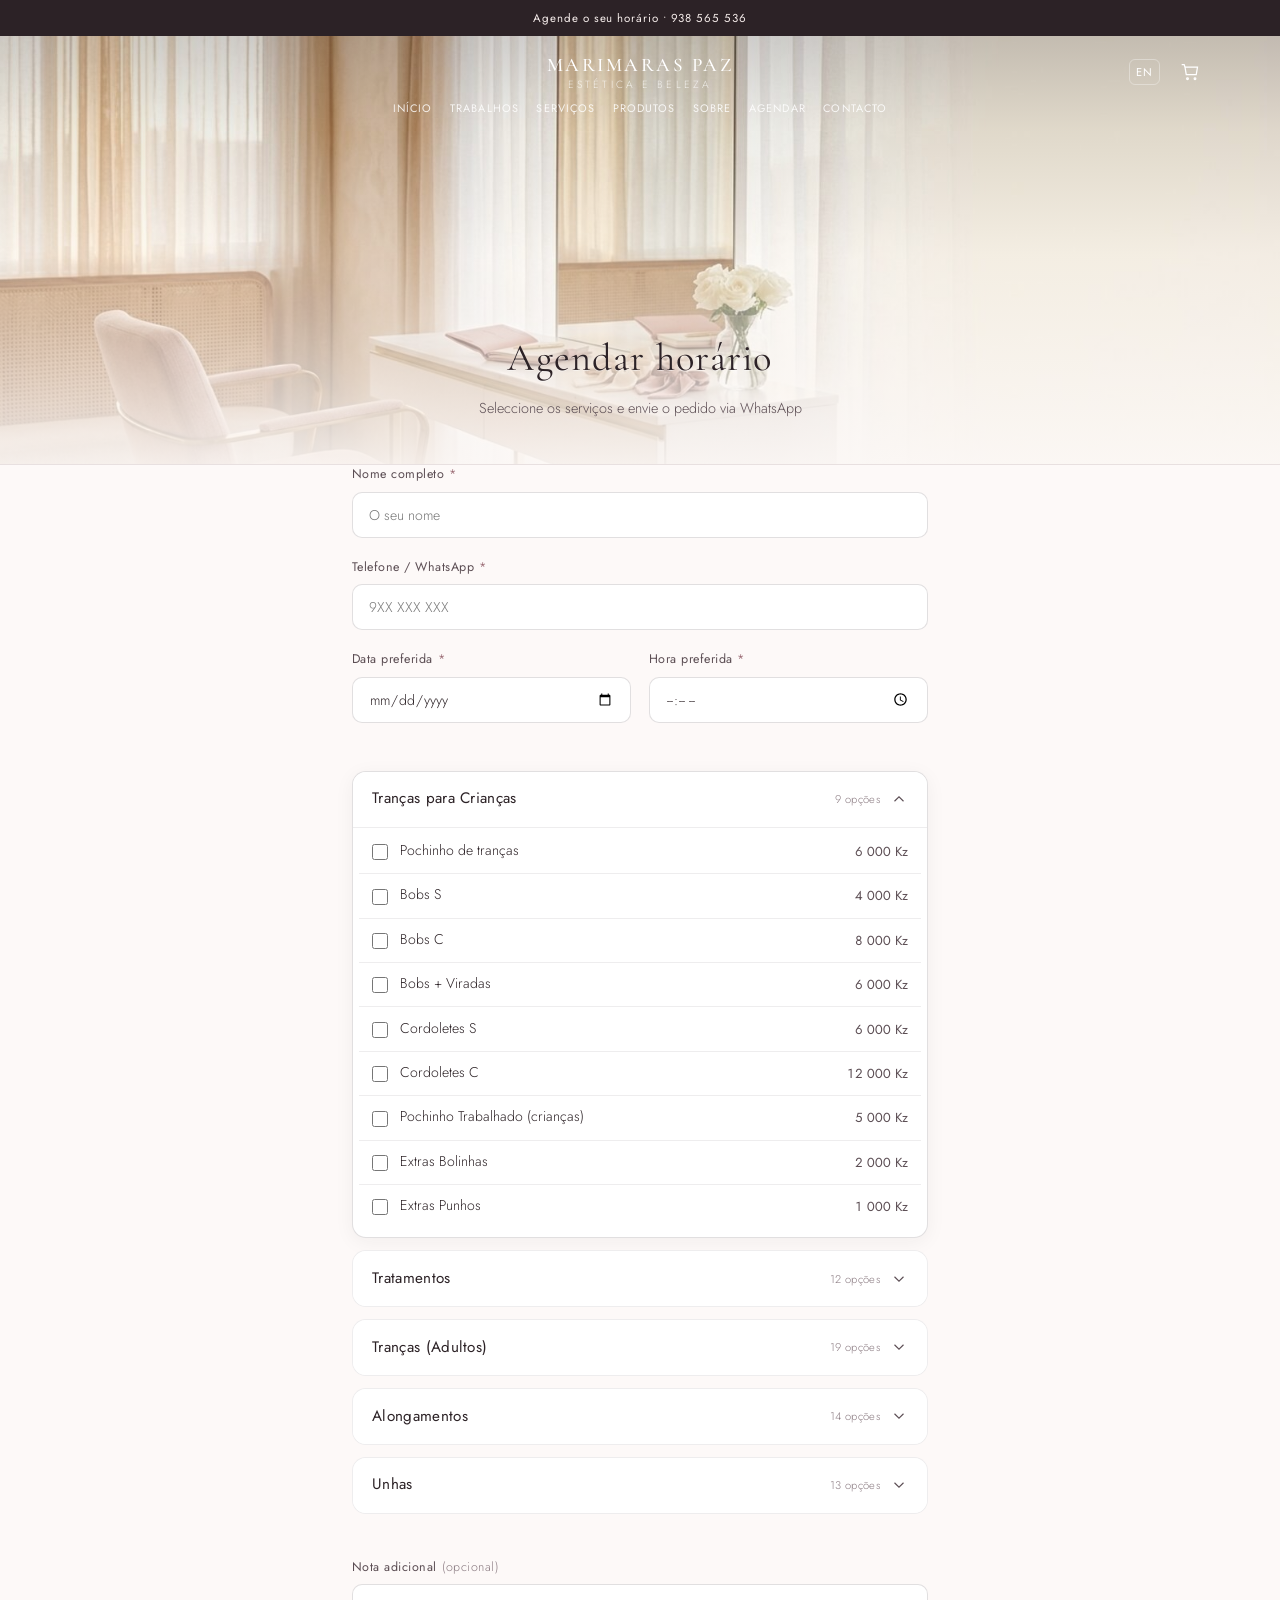
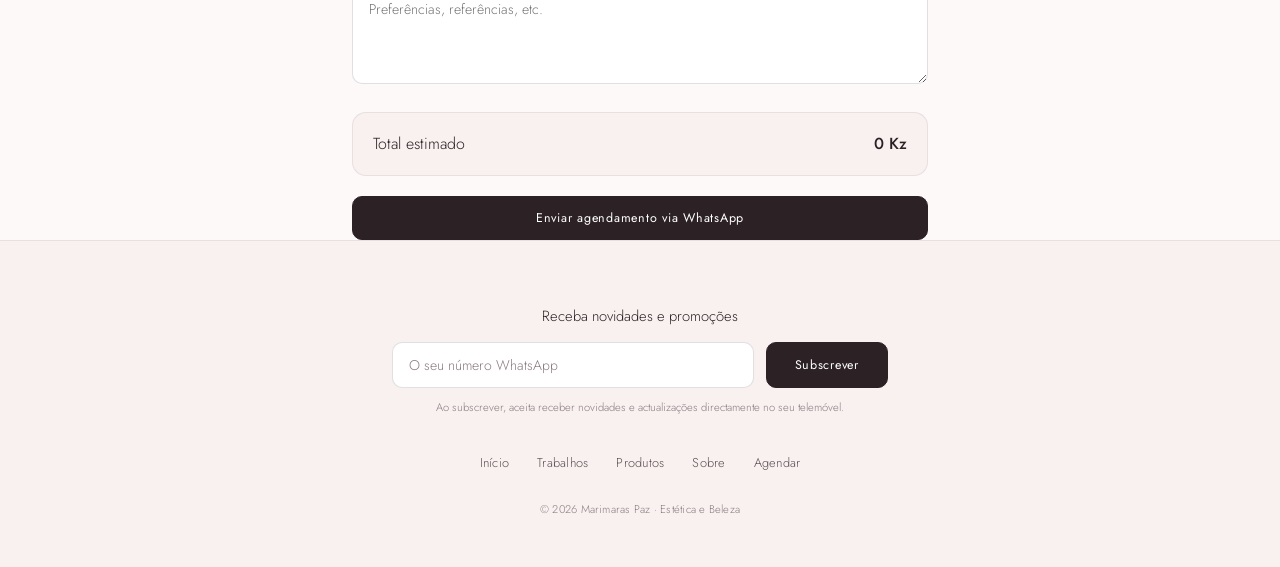
<file: Marimaraspaz/booking.html>
<!DOCTYPE html>
<html lang="pt">
<head>
  <meta charset="UTF-8">
  <meta name="viewport" content="width=device-width, initial-scale=1.0">
  <meta property="og:title" content="Agendar | Marimaras Paz">
  <meta property="og:description" content="Reserve o seu horário — tranças, unhas e tratamentos.">
  <meta property="og:image" content="assets/hero-booking.jpg">
  <link rel="preload" as="image" href="assets/hero-booking.jpg">
  <title>Agendar | Marimaras Paz</title>
  <link rel="preconnect" href="https://fonts.googleapis.com">
  <link rel="preconnect" href="https://fonts.gstatic.com" crossorigin>
  <link href="https://fonts.googleapis.com/css2?family=Cormorant+Garamond:ital,wght@0,300;0,400;0,500;0,600;1,400&family=Jost:wght@300;400;500&display=swap" rel="stylesheet">
    <link rel="icon" href="assets/favicon.ico" sizes="any">
  <link rel="icon" type="image/png" sizes="32x32" href="assets/favicon-32.png">
  <link rel="icon" type="image/png" sizes="16x16" href="assets/favicon-16.png">
  <link rel="apple-touch-icon" sizes="180x180" href="assets/apple-touch-icon.png">
  <link rel="manifest" href="site.webmanifest">
  <link rel="stylesheet" href="css/styles.css?v=hdr-trans-1">
</head>
<body class="page-booking page-transparent-header">
  <div class="announce-bar" id="announceBar">
    <a href="booking.html" class="announce-link" data-i18n="announce">Agende o seu horário • 938 565 536</a>
  </div>

  <header class="site-header" id="siteHeader">
    <div class="header-inner">
      <button class="hamburger" id="hamburger" aria-label="Menu">
        <span class="ham-line"></span>
        <span class="ham-line"></span>
        <span class="ham-line"></span>
      </button>
      <a href="index.html" class="brand">
        <span class="brand-primary">MARIMARAS PAZ</span>
        <span class="brand-secondary">ESTÉTICA E BELEZA</span>
      </a>
      <nav class="desktop-nav">
        <a href="index.html" data-i18n="nav_home">Início</a>
        <a href="works.html" data-i18n="nav_works">Trabalhos</a>
        <a href="index.html#servicos" data-i18n="nav_services">Serviços</a>
        <a href="products.html" data-i18n="nav_products">Produtos</a>
        <a href="about.html" data-i18n="nav_about">Sobre</a>
        <a href="booking.html" data-i18n="nav_book" class="active">Agendar</a>
        <a href="index.html#contacto" data-i18n="nav_contact">Contacto</a>
      </nav>
      <div class="header-actions">
        <button class="lang-toggle" id="langToggle">EN</button>
        <button class="cart-btn" id="cartBtn" aria-label="Carrinho">
          <svg width="20" height="20" viewBox="0 0 24 24" fill="none" stroke="currentColor" stroke-width="1.5"><path d="M6 6h15l-1.5 9h-12z"/><circle cx="9" cy="20" r="1"/><circle cx="18" cy="20" r="1"/><path d="M6 6L5 3H2"/></svg>
          <span class="cart-count" data-count="0"></span>
        </button>
      </div>
    </div>
  </header>

  <div class="drawer-overlay" id="drawerOverlay"></div>
  <aside class="drawer" id="drawer">
    <div class="drawer-header">
      <div class="drawer-brand">
        <span class="brand-primary">MARIMARAS PAZ</span>
        <span class="brand-secondary">ESTÉTICA E BELEZA</span>
      </div>
      <button class="drawer-close" id="drawerClose" aria-label="Fechar">
        <svg width="22" height="22" viewBox="0 0 24 24" fill="none" stroke="currentColor" stroke-width="1.5"><path d="M18 6L6 18M6 6l12 12"/></svg>
      </button>
    </div>
    <nav class="drawer-nav">
      <a href="index.html" data-i18n="nav_home">Início</a>
      <a href="works.html" data-i18n="nav_works">Trabalhos</a>
      <a href="index.html#servicos" data-i18n="nav_services">Serviços</a>
      <a href="products.html" data-i18n="nav_products">Produtos</a>
      <a href="about.html" data-i18n="nav_about">Sobre</a>
      <a href="booking.html" data-i18n="nav_book" class="active">Agendar</a>
      <a href="index.html#contacto" data-i18n="nav_contact">Contacto</a>
    </nav>
  </aside>

  <div class="cart-overlay" id="cartOverlay"></div>
  <aside class="cart-panel" id="cartPanel">
    <div class="cart-header">
      <h2 data-i18n="cart_title">Carrinho</h2>
      <button class="cart-close" id="cartClose" aria-label="Fechar">
        <svg width="20" height="20" viewBox="0 0 24 24" fill="none" stroke="currentColor" stroke-width="1.5"><path d="M18 6L6 18M6 6l12 12"/></svg>
      </button>
    </div>
    <div class="cart-items" id="cartItems"><p class="cart-empty" data-i18n="cart_empty">O seu carrinho está vazio</p></div>
        <div class="cart-footer">
      <div class="cart-total">
        <span data-i18n="cart_total">Total</span>
        <span id="cartTotal">0 Kz</span>
      </div>
      <a href="checkout.html" class="btn btn-primary" data-i18n="cart_checkout">Finalizar compra</a>
      <button type="button" class="btn btn-ghost" id="clearCartBtn" data-i18n="cart_clear">Limpar carrinho</button>
      <button type="button" class="btn btn-ghost cart-continue" data-close-cart data-i18n="cart_continue">Continuar a comprar</button>
    </div>
  </aside>

  <main>
    <div class="page-hero page-hero-img">
      <div class="page-hero-media">
        <img src="assets/hero-booking.jpg" alt="Salão Marimaras Paz" width="1600" height="900" fetchpriority="high" data-site-img="hero_booking">
        <div class="page-hero-overlay"></div>
      </div>
      <div class="page-hero-content">
        <h1 data-i18n="book_title">Agendar horário</h1>
        <p><span data-i18n="book_sub">Seleccione os serviços e envie o pedido via WhatsApp</span></p>
      </div>
    </div>

    <div class="container booking-layout">
      <form class="booking-form" id="bookingForm">
        <!-- Personal info -->
        <div class="form-group">
          <label for="bname"><span data-i18n="book_name">Nome completo</span> <span class="req">*</span></label>
          <input type="text" id="bname" name="name" required placeholder="O seu nome" autocomplete="name">
          <span class="field-error" id="err-bname">Indique o seu nome.</span>
        </div>
        <div class="form-group">
          <label for="bphone"><span data-i18n="book_phone">Telefone / WhatsApp</span> <span class="req">*</span></label>
          <input type="tel" id="bphone" name="phone" required placeholder="9XX XXX XXX" autocomplete="tel">
          <span class="field-error" id="err-bphone">Indique um telefone válido.</span>
        </div>
        <div class="form-row">
          <div class="form-group">
            <label for="bdate"><span data-i18n="book_date">Data preferida</span> <span class="req">*</span></label>
            <input type="date" id="bdate" name="date" required>
            <span class="field-error" id="err-bdate">Escolha uma data.</span>
          </div>
          <div class="form-group">
            <label for="btime"><span data-i18n="book_time">Hora preferida</span> <span class="req">*</span></label>
            <input type="time" id="btime" name="time" required>
            <span class="field-error" id="err-btime">Escolha uma hora.</span>
          </div>
        </div>

        <!-- Children's Braids -->
                <!-- Services accordion -->
        <div class="svc-accordion" id="svcAccordion">
        <!-- Filled by js/app.js from catalog services -->
        </div>

        <div class="form-group">
          <label for="bnote"><span data-i18n="book_note">Nota adicional</span> <span style="color:var(--muted);font-weight:300" data-i18n="book_optional">(opcional)</span></label>
          <textarea id="bnote" name="note" placeholder="Preferências, referências, etc."></textarea>
        </div>

        <div class="booking-summary" id="bookingSummary">
          <h4 data-i18n="book_selected">Serviços seleccionados</h4>
          <ul class="booking-summary-list" id="bookingSummaryList"></ul>
        </div>
        <div class="booking-total-box">
          <span><span data-i18n="book_total">Total estimado</span></span>
          <strong id="bookingTotal">0 Kz</strong>
        </div>

        <button type="submit" class="btn btn-primary" style="width:100%;"><span data-i18n="book_submit">Enviar agendamento via WhatsApp</span></button>
      </form>
    </div>
  </main>

  <footer class="site-footer">
    <div class="container footer-inner">
      <div class="footer-signup">
        <span class="footer-label" data-i18n="footer_signup">Receba novidades e promoções</span>
        <form class="newsletter-form" id="whatsappSubscribe" action="#" method="post">
          <input type="tel" name="whatsapp" inputmode="tel" autocomplete="tel"
            placeholder="O seu número WhatsApp" data-i18n-placeholder="footer_phone_ph" required aria-label="Número WhatsApp">
          <button type="submit" class="btn btn-primary" data-i18n="footer_subscribe">Subscrever</button>
        </form>
        <p class="footer-legal-note" data-i18n="footer_legal">Ao subscrever, aceita receber novidades e actualizações directamente no seu telemóvel.</p>
      </div>
      <nav class="footer-links">
        <a href="index.html" data-i18n="nav_home">Início</a>
        <a href="works.html" data-i18n="nav_works">Trabalhos</a>
        <a href="products.html" data-i18n="nav_products">Produtos</a>
        <a href="about.html" data-i18n="nav_about">Sobre</a>
        <a href="booking.html" data-i18n="nav_book">Agendar</a>
      </nav>
      <p class="copyright"><span data-i18n="footer_copy">© 2026 Marimaras Paz · Estética e Beleza</span></p>
    </div>
  </footer>
<script src="js/products.js"></script>
  <script src="js/app.js"></script>
</body>
</html>
</file>
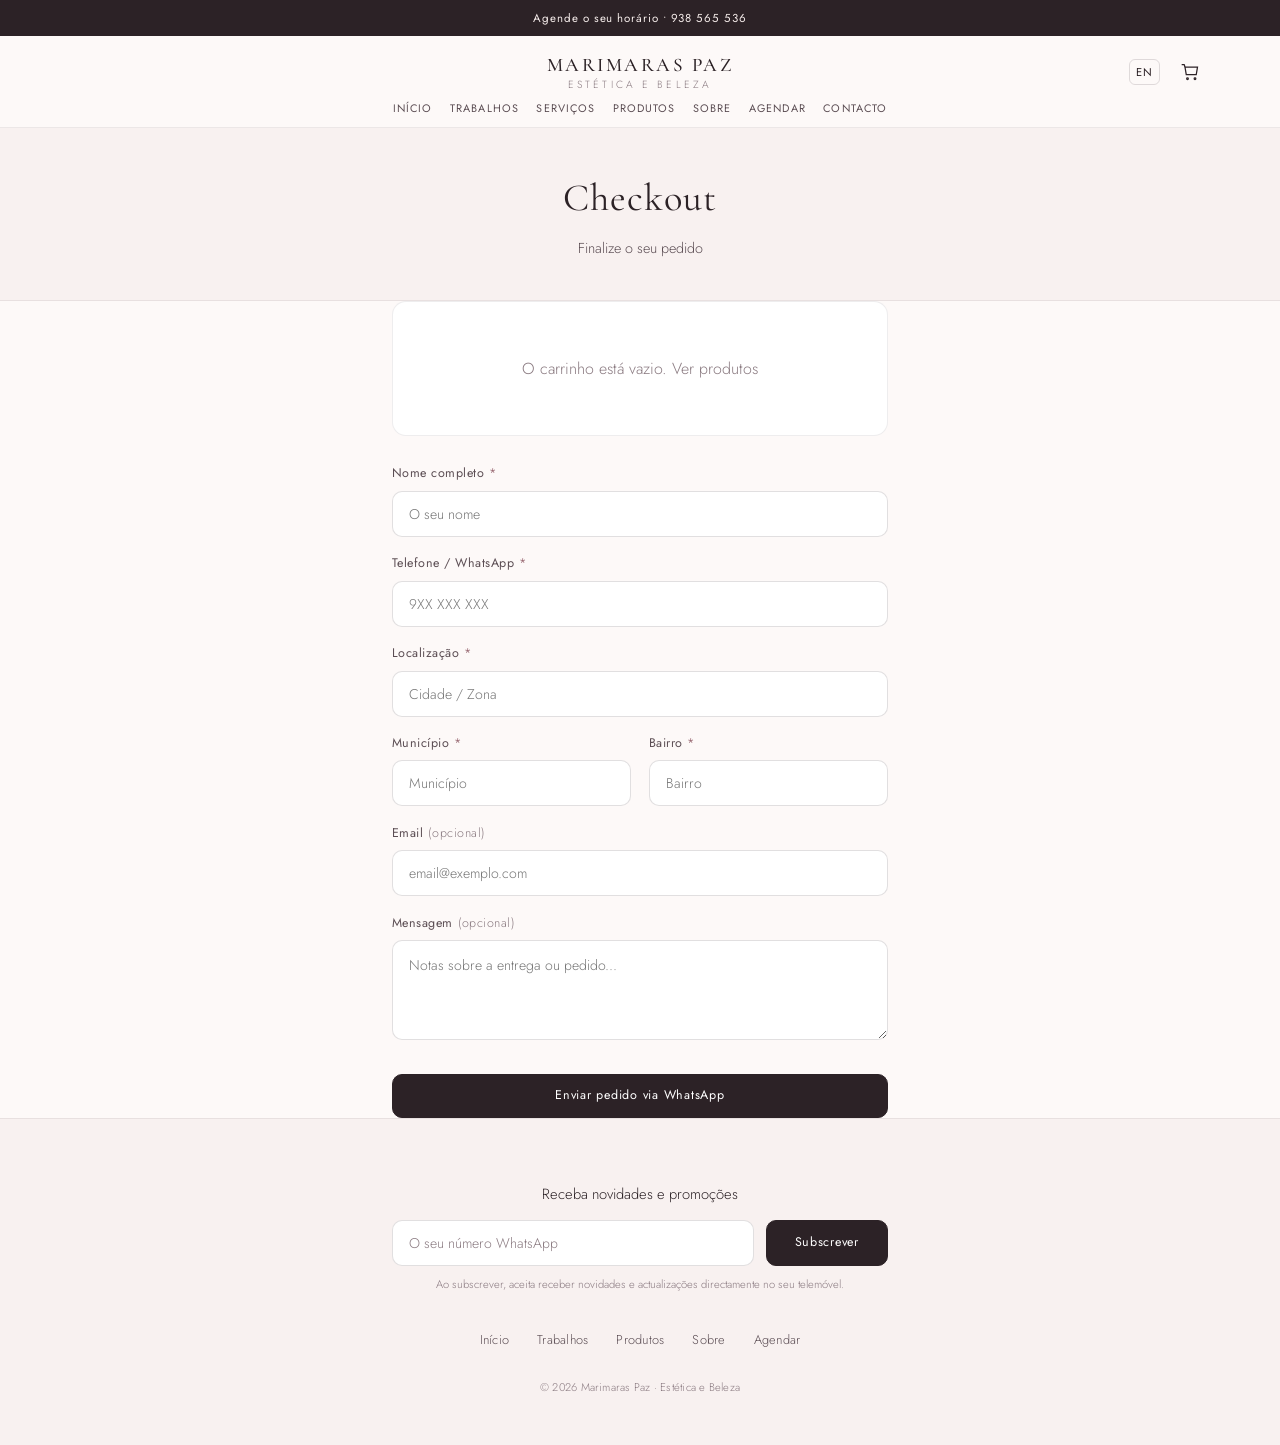
<file: Marimaraspaz/checkout.html>
<!DOCTYPE html>
<html lang="pt">
<head>
  <meta charset="UTF-8">
  <meta name="viewport" content="width=device-width, initial-scale=1.0">
  <title>Checkout | Marimaras Paz</title>
  <link rel="preconnect" href="https://fonts.googleapis.com">
  <link rel="preconnect" href="https://fonts.gstatic.com" crossorigin>
  <link href="https://fonts.googleapis.com/css2?family=Cormorant+Garamond:ital,wght@0,300;0,400;0,500;0,600;1,400&family=Jost:wght@300;400;500&display=swap" rel="stylesheet">
    <link rel="icon" href="assets/favicon.ico" sizes="any">
  <link rel="icon" type="image/png" sizes="32x32" href="assets/favicon-32.png">
  <link rel="icon" type="image/png" sizes="16x16" href="assets/favicon-16.png">
  <link rel="apple-touch-icon" sizes="180x180" href="assets/apple-touch-icon.png">
  <link rel="manifest" href="site.webmanifest">
  <link rel="stylesheet" href="css/styles.css">
</head>
<body>
  <div class="announce-bar" id="announceBar">
    <a href="booking.html" class="announce-link" data-i18n="announce">Agende o seu horário • 938 565 536</a>
  </div>

  <header class="site-header" id="siteHeader">
    <div class="header-inner">
      <button class="hamburger" id="hamburger" aria-label="Menu">
        <span class="ham-line"></span>
        <span class="ham-line"></span>
        <span class="ham-line"></span>
      </button>
      <a href="index.html" class="brand">
        <span class="brand-primary">MARIMARAS PAZ</span>
        <span class="brand-secondary">ESTÉTICA E BELEZA</span>
      </a>
      <nav class="desktop-nav">
        <a href="index.html" data-i18n="nav_home">Início</a>
        <a href="works.html" data-i18n="nav_works">Trabalhos</a>
        <a href="index.html#servicos" data-i18n="nav_services">Serviços</a>
        <a href="products.html" data-i18n="nav_products">Produtos</a>
        <a href="about.html" data-i18n="nav_about">Sobre</a>
        <a href="booking.html" data-i18n="nav_book">Agendar</a>
        <a href="index.html#contacto" data-i18n="nav_contact">Contacto</a>
      </nav>
      <div class="header-actions">
        <button class="lang-toggle" id="langToggle">EN</button>
        <button class="cart-btn" id="cartBtn" aria-label="Carrinho">
          <svg width="20" height="20" viewBox="0 0 24 24" fill="none" stroke="currentColor" stroke-width="1.5"><path d="M6 6h15l-1.5 9h-12z"/><circle cx="9" cy="20" r="1"/><circle cx="18" cy="20" r="1"/><path d="M6 6L5 3H2"/></svg>
          <span class="cart-count" data-count="0"></span>
        </button>
      </div>
    </div>
  </header>

  <div class="drawer-overlay" id="drawerOverlay"></div>
  <aside class="drawer" id="drawer">
    <div class="drawer-header">
      <div class="drawer-brand">
        <span class="brand-primary">MARIMARAS PAZ</span>
        <span class="brand-secondary">ESTÉTICA E BELEZA</span>
      </div>
      <button class="drawer-close" id="drawerClose" aria-label="Fechar">
        <svg width="22" height="22" viewBox="0 0 24 24" fill="none" stroke="currentColor" stroke-width="1.5"><path d="M18 6L6 18M6 6l12 12"/></svg>
      </button>
    </div>
    <nav class="drawer-nav">
      <a href="index.html" data-i18n="nav_home">Início</a>
        <a href="works.html" data-i18n="nav_works">Trabalhos</a>
      <a href="products.html" data-i18n="nav_products">Produtos</a>
      <a href="about.html" data-i18n="nav_about">Sobre</a>
        <a href="booking.html" data-i18n="nav_book">Agendar</a>
      <a href="index.html#contacto" data-i18n="nav_contact">Contacto</a>
    </nav>
  </aside>

  <div class="cart-overlay" id="cartOverlay"></div>
  <aside class="cart-panel" id="cartPanel">
    <div class="cart-header">
      <h2 data-i18n="cart_title">Carrinho</h2>
      <button class="cart-close" id="cartClose" aria-label="Fechar">
        <svg width="20" height="20" viewBox="0 0 24 24" fill="none" stroke="currentColor" stroke-width="1.5"><path d="M18 6L6 18M6 6l12 12"/></svg>
      </button>
    </div>
    <div class="cart-items" id="cartItems"><p class="cart-empty" data-i18n="cart_empty">O seu carrinho está vazio</p></div>
        <div class="cart-footer">
      <div class="cart-total">
        <span data-i18n="cart_total">Total</span>
        <span id="cartTotal">0 Kz</span>
      </div>
      <a href="checkout.html" class="btn btn-primary" data-i18n="cart_checkout">Finalizar compra</a>
      <button type="button" class="btn btn-ghost" id="clearCartBtn" data-i18n="cart_clear">Limpar carrinho</button>
      <button type="button" class="btn btn-ghost cart-continue" data-close-cart data-i18n="cart_continue">Continuar a comprar</button>
    </div>
  </aside>

  <main>
    <div class="page-hero">
      <h1 data-i18n="checkout_title">Checkout</h1>
      <p><span data-i18n="checkout_sub">Finalize o seu pedido</span></p>
    </div>

    <div class="container checkout-layout">
      <div class="checkout-summary" id="checkoutSummary"></div>

      <form class="checkout-form" id="checkoutForm">
        <div class="form-group">
          <label for="name"><span data-i18n="checkout_name">Nome completo</span> <span class="req">*</span></label>
          <input type="text" id="name" name="name" required placeholder="O seu nome">
        </div>

        <div class="form-group">
          <label for="phone"><span data-i18n="checkout_phone">Telefone / WhatsApp</span> <span class="req">*</span></label>
          <input type="tel" id="phone" name="phone" required placeholder="9XX XXX XXX">
        </div>

        <div class="form-group">
          <label for="location"><span data-i18n="checkout_loc">Localização</span> <span class="req">*</span></label>
          <input type="text" id="location" name="location" required placeholder="Cidade / Zona">
        </div>

        <div class="form-row">
          <div class="form-group">
            <label for="municipio"><span data-i18n="checkout_mun">Município</span> <span class="req">*</span></label>
            <input type="text" id="municipio" name="municipio" required placeholder="Município">
          </div>
          <div class="form-group">
            <label for="bairro"><span data-i18n="checkout_bairro">Bairro</span> <span class="req">*</span></label>
            <input type="text" id="bairro" name="bairro" required placeholder="Bairro">
          </div>
        </div>

        <div class="form-group">
          <label for="email"><span data-i18n="checkout_email">Email</span> <span style="color:var(--muted);font-weight:300" data-i18n="book_optional">(opcional)</span></label>
          <input type="email" id="email" name="email" placeholder="email@exemplo.com">
        </div>

        <div class="form-group">
          <label for="message"><span data-i18n="checkout_msg">Mensagem</span> <span style="color:var(--muted);font-weight:300" data-i18n="book_optional">(opcional)</span></label>
          <textarea id="message" name="message" placeholder="Notas sobre a entrega ou pedido..."></textarea>
        </div>

        <button type="submit" class="btn btn-primary" style="width:100%;margin-top:0.5rem;"><span data-i18n="checkout_submit">Enviar pedido via WhatsApp</span></button>
      </form>
    </div>
  </main>

  <footer class="site-footer">
    <div class="container footer-inner">
      <div class="footer-signup">
        <span class="footer-label" data-i18n="footer_signup">Receba novidades e promoções</span>
        <form class="newsletter-form" id="whatsappSubscribe" action="#" method="post">
          <input type="tel" name="whatsapp" inputmode="tel" autocomplete="tel"
            placeholder="O seu número WhatsApp" data-i18n-placeholder="footer_phone_ph" required aria-label="Número WhatsApp">
          <button type="submit" class="btn btn-primary" data-i18n="footer_subscribe">Subscrever</button>
        </form>
        <p class="footer-legal-note" data-i18n="footer_legal">Ao subscrever, aceita receber novidades e actualizações directamente no seu telemóvel.</p>
      </div>
      <nav class="footer-links">
        <a href="index.html" data-i18n="nav_home">Início</a>
        <a href="works.html" data-i18n="nav_works">Trabalhos</a>
        <a href="products.html" data-i18n="nav_products">Produtos</a>
        <a href="about.html" data-i18n="nav_about">Sobre</a>
        <a href="booking.html" data-i18n="nav_book">Agendar</a>
      </nav>
      <p class="copyright"><span data-i18n="footer_copy">© 2026 Marimaras Paz · Estética e Beleza</span></p>
    </div>
  </footer>
<script src="js/products.js"></script>
  <script src="js/app.js"></script>
</body>
</html>
</file>
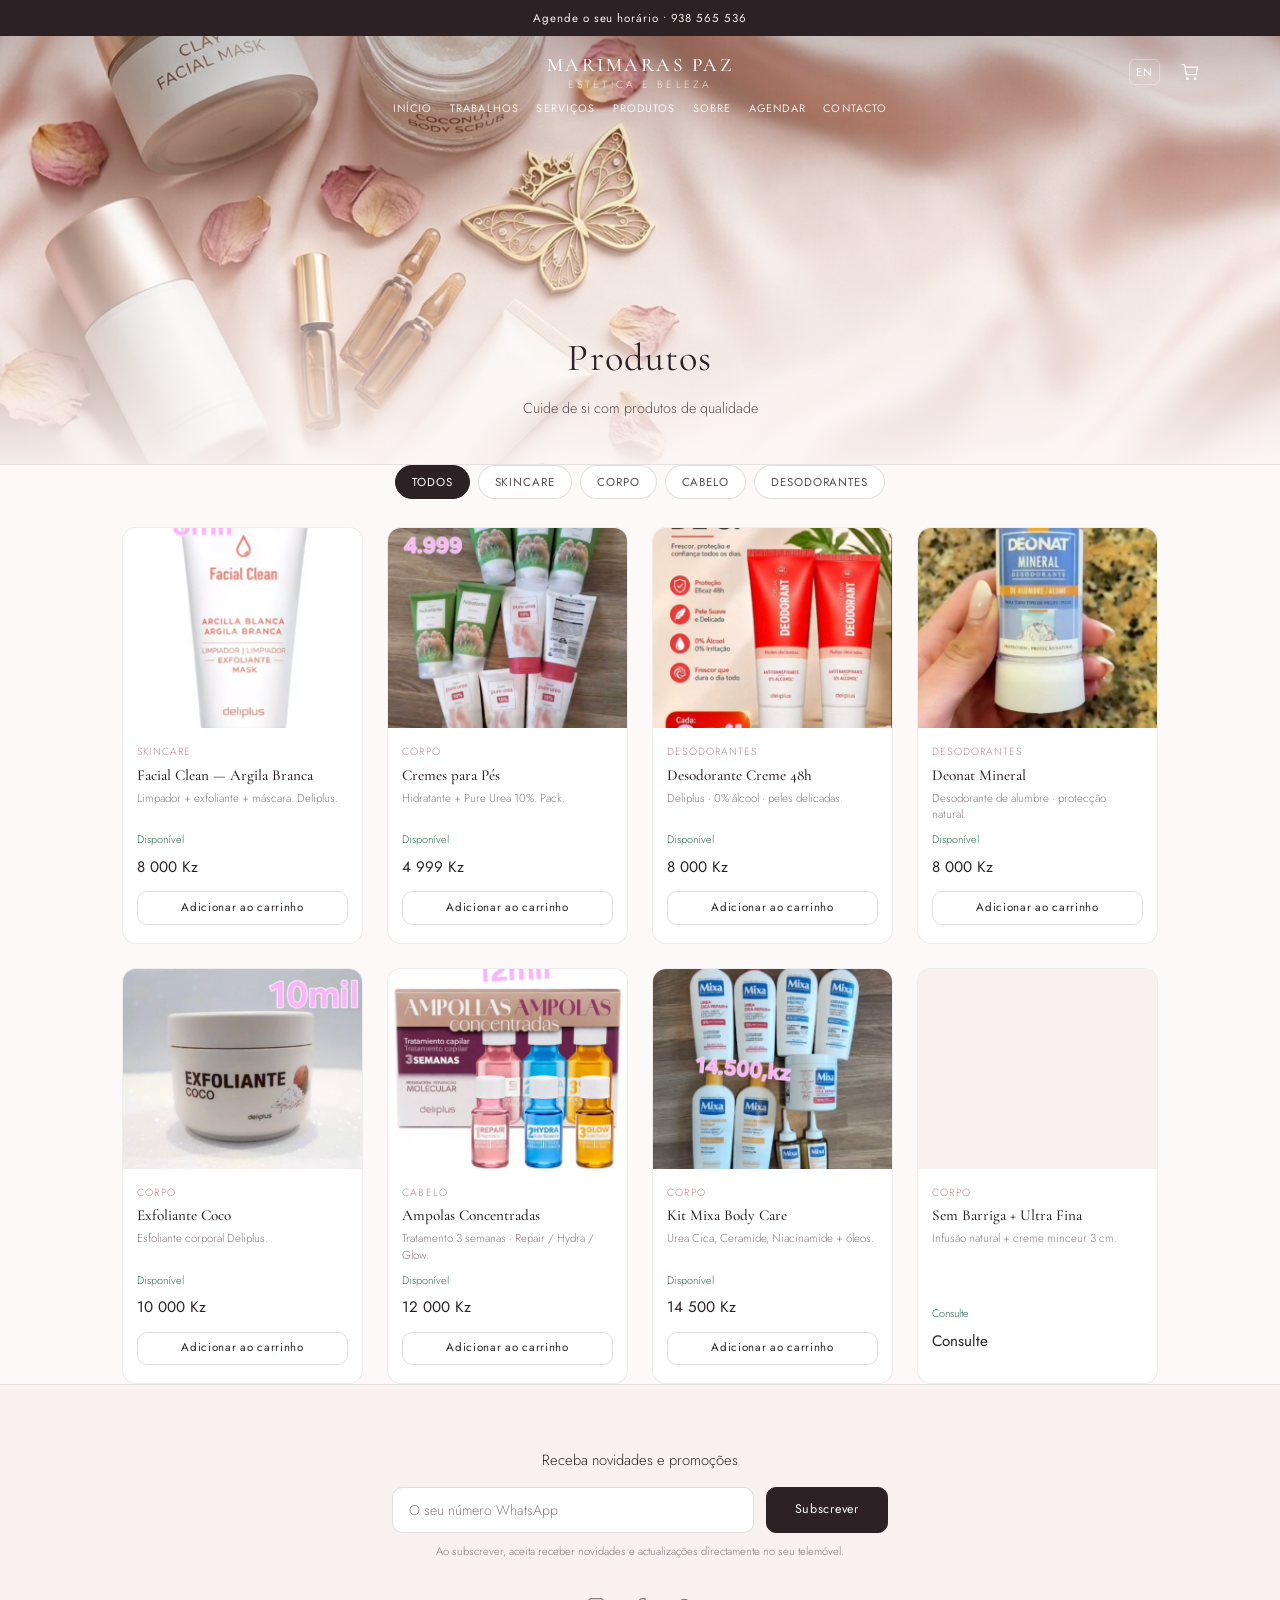
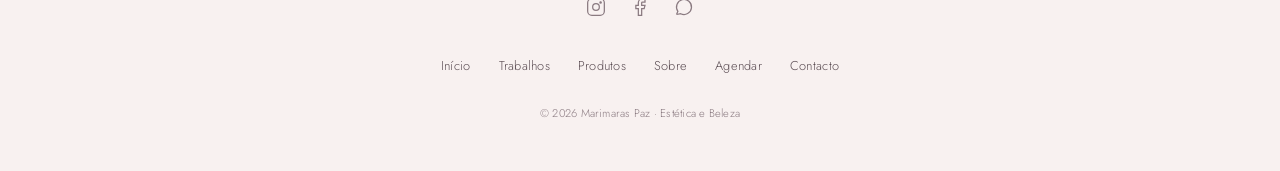
<file: Marimaraspaz/products.html>
<!DOCTYPE html>
<html lang="pt">
<head>
  <meta charset="UTF-8">
  <meta name="viewport" content="width=device-width, initial-scale=1.0">
  <meta name="description" content="Produtos Marimaras Paz — skincare, body care, hair care e mais.">
  <meta property="og:title" content="Produtos | Marimaras Paz">
  <meta property="og:description" content="Skincare, corpo, cabelo e desodorantes seleccionados.">
  <meta property="og:image" content="assets/hero-products.jpg">
  <link rel="preload" as="image" href="assets/hero-products.jpg">
  <title>Produtos | Marimaras Paz</title>
  <link rel="preconnect" href="https://fonts.googleapis.com">
  <link rel="preconnect" href="https://fonts.gstatic.com" crossorigin>
  <link href="https://fonts.googleapis.com/css2?family=Cormorant+Garamond:ital,wght@0,300;0,400;0,500;0,600;1,400&family=Jost:wght@300;400;500&display=swap" rel="stylesheet">
    <link rel="icon" href="assets/favicon.ico" sizes="any">
  <link rel="icon" type="image/png" sizes="32x32" href="assets/favicon-32.png">
  <link rel="icon" type="image/png" sizes="16x16" href="assets/favicon-16.png">
  <link rel="apple-touch-icon" sizes="180x180" href="assets/apple-touch-icon.png">
  <link rel="manifest" href="site.webmanifest">
  <link rel="stylesheet" href="css/styles.css?v=hdr-trans-1">
</head>
<body class="page-transparent-header">
  <div class="announce-bar" id="announceBar">
    <a href="booking.html" class="announce-link" data-i18n="announce">Agende o seu horário • 938 565 536</a>
  </div>

  <header class="site-header" id="siteHeader">
    <div class="header-inner">
      <button class="hamburger" id="hamburger" aria-label="Menu">
        <span class="ham-line"></span>
        <span class="ham-line"></span>
        <span class="ham-line"></span>
      </button>
      <a href="index.html" class="brand">
        <span class="brand-primary">MARIMARAS PAZ</span>
        <span class="brand-secondary">ESTÉTICA E BELEZA</span>
      </a>
      <nav class="desktop-nav">
        <a href="index.html" data-i18n="nav_home">Início</a>
        <a href="works.html" data-i18n="nav_works">Trabalhos</a>
        <a href="index.html#servicos" data-i18n="nav_services">Serviços</a>
        <a href="products.html" class="active">Produtos</a>
        <a href="about.html" data-i18n="nav_about">Sobre</a>
        <a href="booking.html" data-i18n="nav_book">Agendar</a>
        <a href="index.html#contacto" data-i18n="nav_contact">Contacto</a>
      </nav>
      <div class="header-actions">
        <button class="lang-toggle" id="langToggle">EN</button>
        <button class="cart-btn" id="cartBtn" aria-label="Carrinho">
          <svg width="20" height="20" viewBox="0 0 24 24" fill="none" stroke="currentColor" stroke-width="1.5"><path d="M6 6h15l-1.5 9h-12z"/><circle cx="9" cy="20" r="1"/><circle cx="18" cy="20" r="1"/><path d="M6 6L5 3H2"/></svg>
          <span class="cart-count" data-count="0"></span>
        </button>
      </div>
    </div>
  </header>

  <div class="drawer-overlay" id="drawerOverlay"></div>
  <aside class="drawer" id="drawer">
    <div class="drawer-header">
      <div class="drawer-brand">
        <span class="brand-primary">MARIMARAS PAZ</span>
        <span class="brand-secondary">ESTÉTICA E BELEZA</span>
      </div>
      <button class="drawer-close" id="drawerClose" aria-label="Fechar">
        <svg width="22" height="22" viewBox="0 0 24 24" fill="none" stroke="currentColor" stroke-width="1.5"><path d="M18 6L6 18M6 6l12 12"/></svg>
      </button>
    </div>
    <nav class="drawer-nav">
      <a href="index.html" data-i18n="nav_home">Início</a>
        <a href="works.html" data-i18n="nav_works">Trabalhos</a>
      <a href="index.html#servicos" data-i18n="nav_services">Serviços</a>
      <a href="products.html" class="active">Produtos</a>
      <a href="about.html" data-i18n="nav_about">Sobre</a>
        <a href="booking.html" data-i18n="nav_book">Agendar</a>
      <a href="index.html#contacto" data-i18n="nav_contact">Contacto</a>
    </nav>
    <div class="drawer-footer">
      <a href="booking.html" class="btn btn-primary" data-i18n="cta_book">Agendar horário</a>
    </div>
  </aside>

  <div class="cart-overlay" id="cartOverlay"></div>
  <aside class="cart-panel" id="cartPanel">
    <div class="cart-header">
      <h2 data-i18n="cart_title">Carrinho</h2>
      <button class="cart-close" id="cartClose" aria-label="Fechar">
        <svg width="20" height="20" viewBox="0 0 24 24" fill="none" stroke="currentColor" stroke-width="1.5"><path d="M18 6L6 18M6 6l12 12"/></svg>
      </button>
    </div>
    <div class="cart-items" id="cartItems"><p class="cart-empty" data-i18n="cart_empty">O seu carrinho está vazio</p></div>
        <div class="cart-footer">
      <div class="cart-total">
        <span data-i18n="cart_total">Total</span>
        <span id="cartTotal">0 Kz</span>
      </div>
      <a href="checkout.html" class="btn btn-primary" data-i18n="cart_checkout">Finalizar compra</a>
      <button type="button" class="btn btn-ghost" id="clearCartBtn" data-i18n="cart_clear">Limpar carrinho</button>
      <button type="button" class="btn btn-ghost cart-continue" data-close-cart data-i18n="cart_continue">Continuar a comprar</button>
    </div>
  </aside>

  <main>
    <div class="page-hero page-hero-img">
      <div class="page-hero-media">
        <img src="assets/hero-products.jpg" data-site-img="hero_products" alt="Produtos Marimaras Paz" width="1600" height="900" fetchpriority="high">
        <div class="page-hero-overlay"></div>
      </div>
      <div class="page-hero-content">
        <h1>Produtos</h1>
        <p><span data-i18n="prod_title">Cuide de si com produtos de qualidade</span></p>
      </div>
    </div>

    <div class="container products-layout">
      <div class="filters">
        <button class="filter-btn active" data-filter="all" data-i18n="filter_all">Todos</button>
        <button class="filter-btn" data-filter="skincare" data-i18n="filter_skin">Skincare</button>
        <button class="filter-btn" data-filter="body" data-i18n="filter_body">Corpo</button>
        <button class="filter-btn" data-filter="hair" data-i18n="filter_hair">Cabelo</button>
        <button class="filter-btn" data-filter="deo" data-i18n="filter_deo">Desodorantes</button>
      </div>

      <div class="products-page-grid">
        <!-- Filled by js/app.js from catalog / products.js -->
      </div>
    </div>
  </main>

  <footer class="site-footer">
    <div class="container footer-inner">
      <div class="footer-signup">
        <span class="footer-label" data-i18n="footer_signup">Receba novidades e promoções</span>
        <form class="newsletter-form" id="whatsappSubscribe" action="#" method="post">
          <input type="tel" name="whatsapp" id="subWhatsapp" inputmode="tel" autocomplete="tel"
            placeholder="O seu número WhatsApp" data-i18n-placeholder="footer_phone_ph" required aria-label="Número WhatsApp">
          <button type="submit" class="btn btn-primary" data-i18n="footer_subscribe">Subscrever</button>
        </form>
        <p class="footer-legal-note" data-i18n="footer_legal">Ao subscrever, aceita receber novidades e actualizações directamente no seu telemóvel.</p>
      </div>
      <div class="footer-social">
        <a href="https://www.instagram.com/marimaraspaz/" target="_blank" rel="noopener" aria-label="Instagram">
          <svg width="20" height="20" viewBox="0 0 24 24" fill="none" stroke="currentColor" stroke-width="1.5"><rect x="2" y="2" width="20" height="20" rx="5"/><circle cx="12" cy="12" r="4"/><circle cx="17.5" cy="6.5" r="0.8" fill="currentColor"/></svg>
        </a>
        <a href="https://www.facebook.com/profile.php?id=61579383685594" target="_blank" rel="noopener" aria-label="Facebook">
          <svg width="20" height="20" viewBox="0 0 24 24" fill="none" stroke="currentColor" stroke-width="1.5"><path d="M18 2h-3a5 5 0 0 0-5 5v3H7v4h3v8h4v-8h3l1-4h-4V7a1 1 0 0 1 1-1h3z"/></svg>
        </a>
        <a href="https://wa.me/244938565536" target="_blank" rel="noopener" aria-label="WhatsApp">
          <svg width="20" height="20" viewBox="0 0 24 24" fill="none" stroke="currentColor" stroke-width="1.5"><path d="M3 21l1.65-3.8a9 9 0 1 1 3.4 2.9L3 21"/></svg>
        </a>
      </div>
      <nav class="footer-links">
        <a href="index.html" data-i18n="nav_home">Início</a>
        <a href="works.html" data-i18n="nav_works">Trabalhos</a>
        <a href="products.html" data-i18n="nav_products">Produtos</a>
        <a href="about.html" data-i18n="nav_about">Sobre</a>
        <a href="booking.html" data-i18n="nav_book">Agendar</a>
        <a href="index.html#contacto" data-i18n="nav_contact">Contacto</a>
      </nav>
      <p class="copyright"><span data-i18n="footer_copy">© 2026 Marimaras Paz · Estética e Beleza</span></p>
    </div>
  </footer>
<script src="js/products.js"></script>
  <script src="js/app.js"></script>
</body>
</html>
</file>
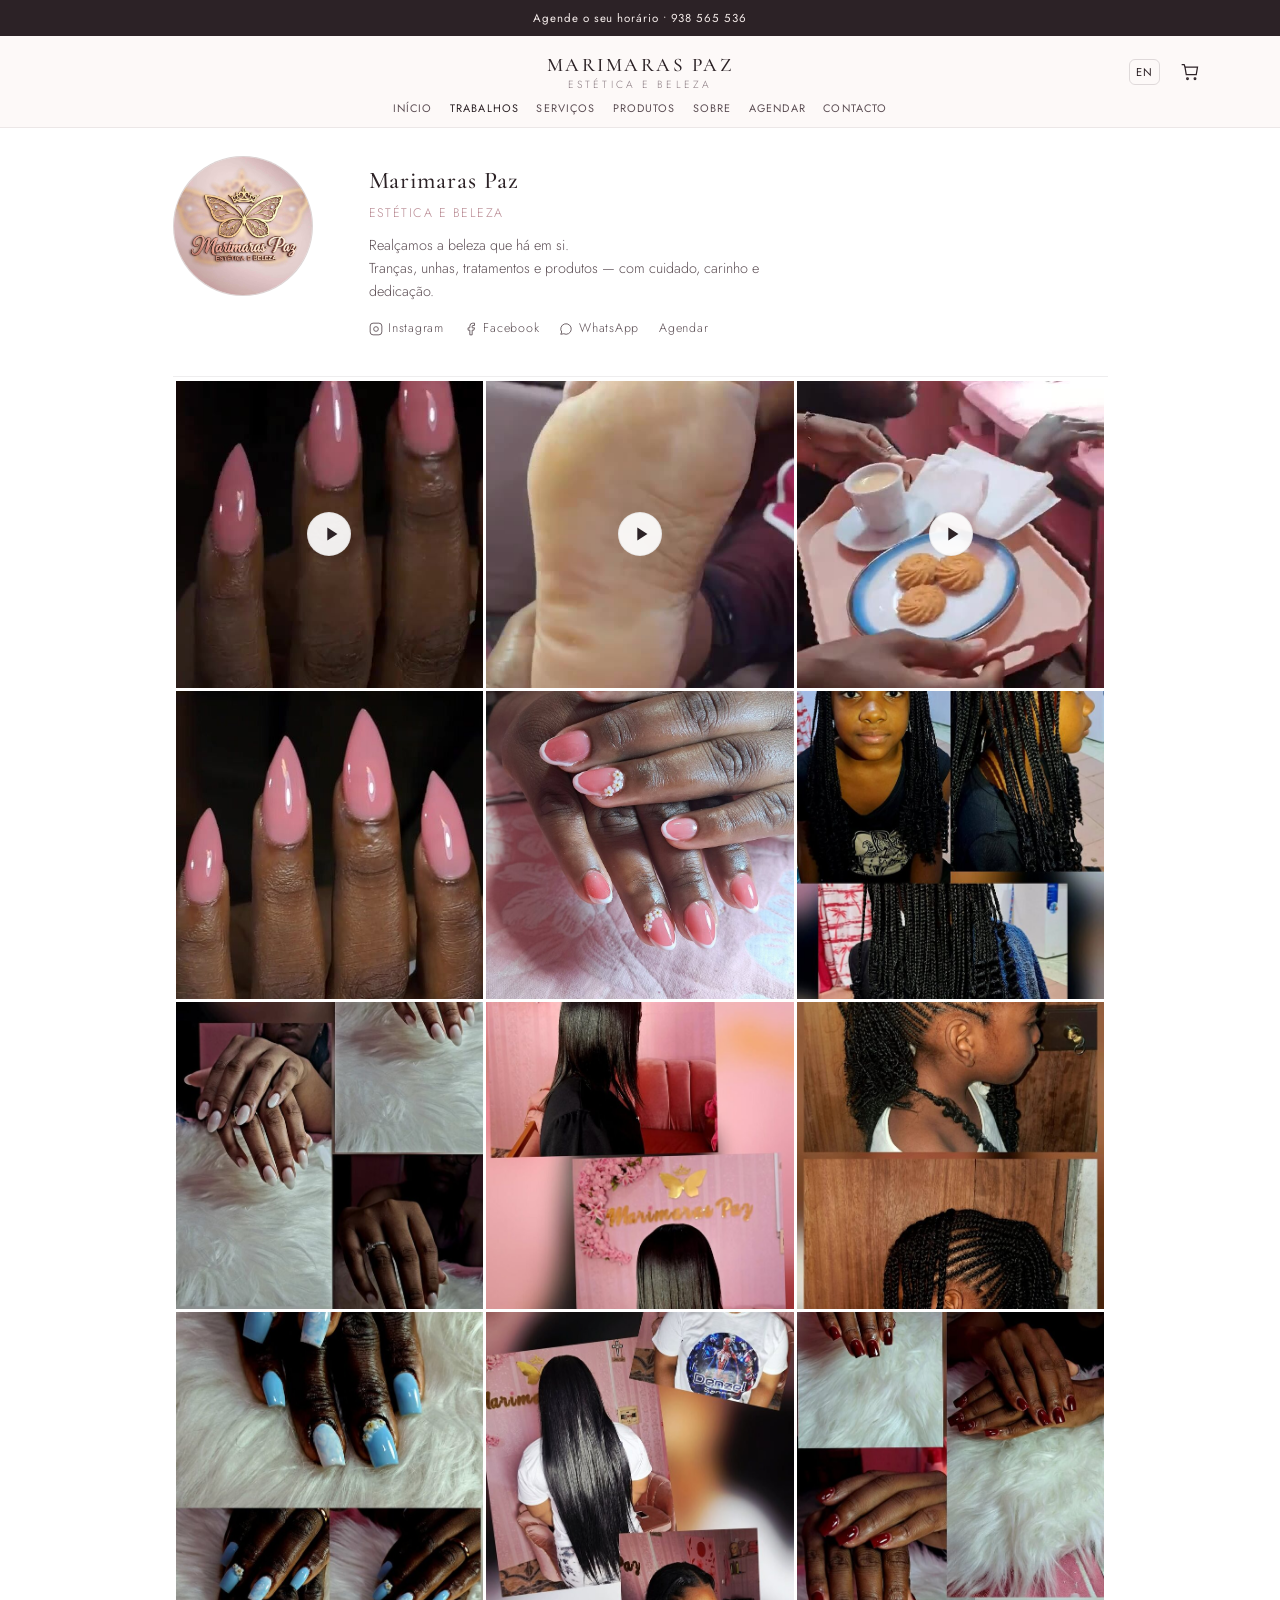
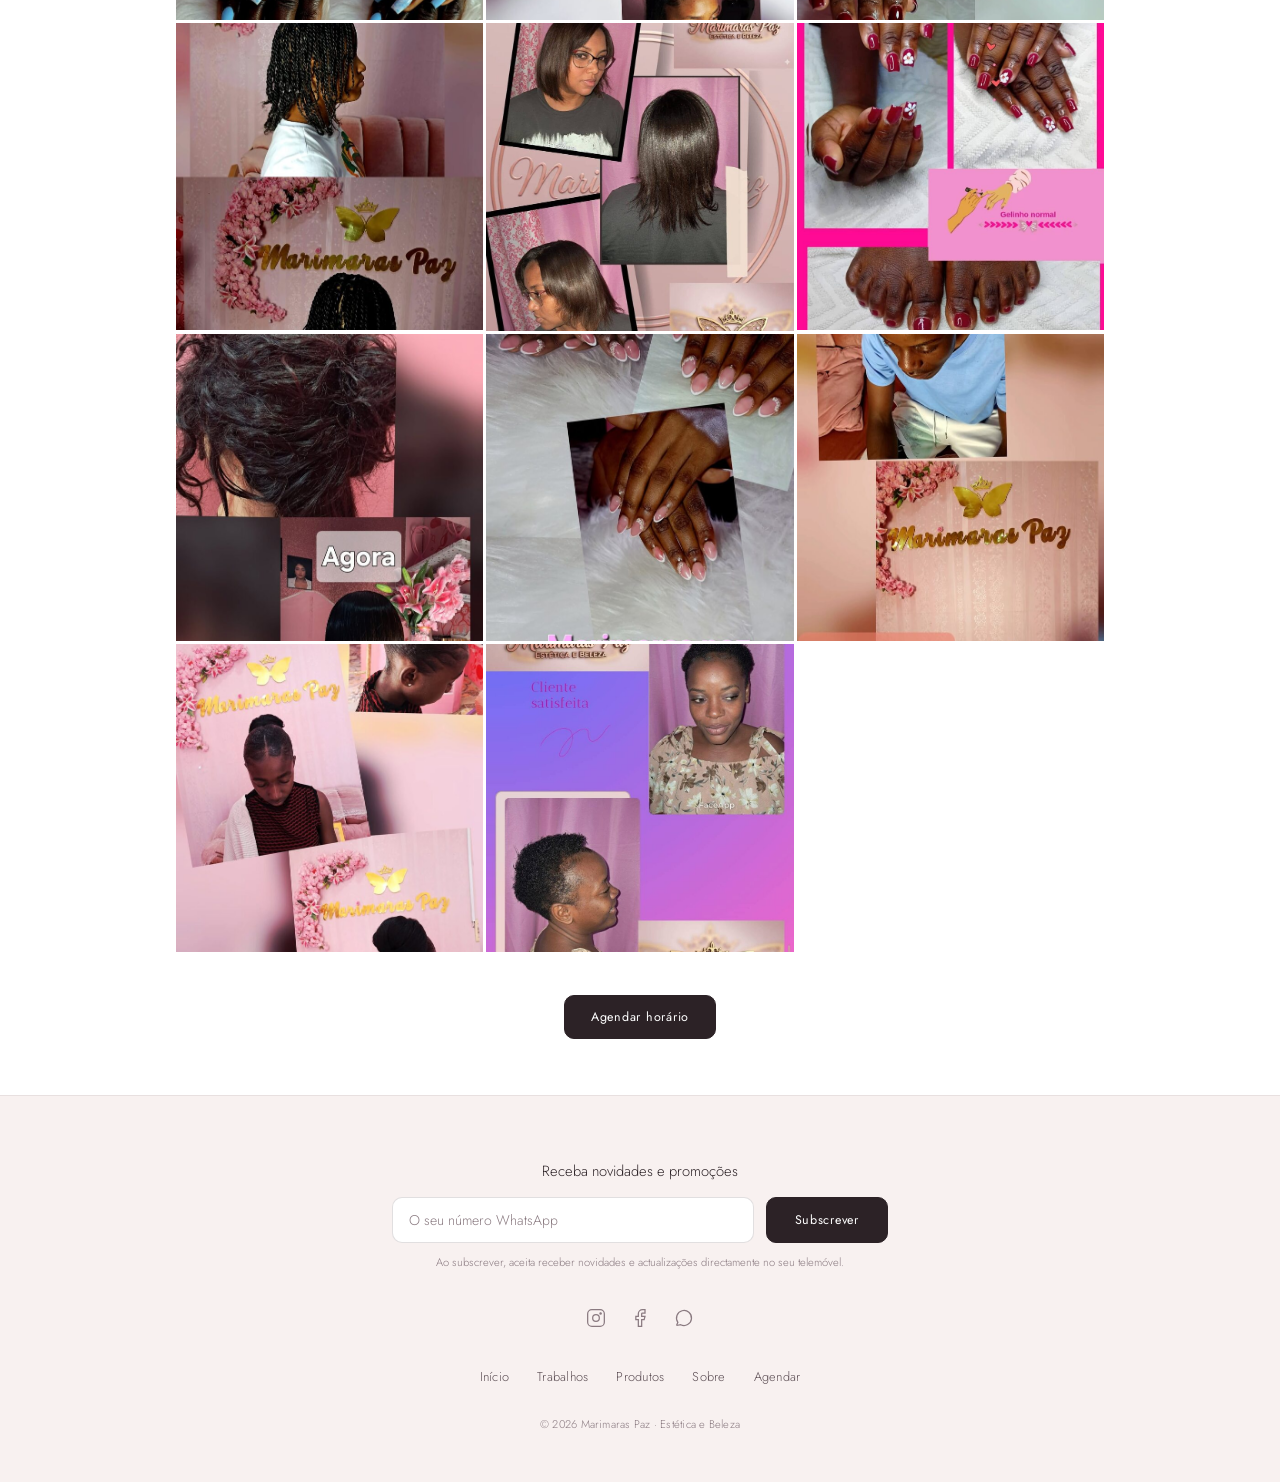
<file: Marimaraspaz/works.html>
<!DOCTYPE html>
<html lang="pt">
<head>
  <meta charset="UTF-8">
  <meta name="viewport" content="width=device-width, initial-scale=1.0">
  <meta name="description" content="Trabalhos realizados por Marimaras Paz — tranças, unhas, tratamentos e beleza.">
  <meta property="og:title" content="Trabalhos | Marimaras Paz">
  <meta property="og:image" content="assets/logo.jpg">
  <title>Trabalhos | Marimaras Paz</title>
  <link rel="preconnect" href="https://fonts.googleapis.com">
  <link rel="preconnect" href="https://fonts.gstatic.com" crossorigin>
  <link href="https://fonts.googleapis.com/css2?family=Cormorant+Garamond:ital,wght@0,300;0,400;0,500;0,600;1,400&family=Jost:wght@300;400;500&display=swap" rel="stylesheet">
    <link rel="icon" href="assets/favicon.ico" sizes="any">
  <link rel="icon" type="image/png" sizes="32x32" href="assets/favicon-32.png">
  <link rel="icon" type="image/png" sizes="16x16" href="assets/favicon-16.png">
  <link rel="apple-touch-icon" sizes="180x180" href="assets/apple-touch-icon.png">
  <link rel="manifest" href="site.webmanifest">
  <link rel="stylesheet" href="css/styles.css">
</head>
<body>
  <div class="announce-bar" id="announceBar">
    <a href="booking.html" class="announce-link" data-i18n="announce">Agende o seu horário • 938 565 536</a>
  </div>

  <header class="site-header" id="siteHeader">
    <div class="header-inner">
      <button class="hamburger" id="hamburger" aria-label="Menu">
        <span class="ham-line"></span>
        <span class="ham-line"></span>
        <span class="ham-line"></span>
      </button>
      <a href="index.html" class="brand">
        <span class="brand-primary">MARIMARAS PAZ</span>
        <span class="brand-secondary">ESTÉTICA E BELEZA</span>
      </a>
      <nav class="desktop-nav">
        <a href="index.html" data-i18n="nav_home">Início</a>
        <a href="works.html" class="active">Trabalhos</a>
        <a href="index.html#servicos" data-i18n="nav_services">Serviços</a>
        <a href="products.html" data-i18n="nav_products">Produtos</a>
        <a href="about.html" data-i18n="nav_about">Sobre</a>
        <a href="booking.html" data-i18n="nav_book">Agendar</a>
        <a href="index.html#contacto" data-i18n="nav_contact">Contacto</a>
      </nav>
      <div class="header-actions">
        <button class="lang-toggle" id="langToggle">EN</button>
        <button class="cart-btn" id="cartBtn" aria-label="Carrinho">
          <svg width="20" height="20" viewBox="0 0 24 24" fill="none" stroke="currentColor" stroke-width="1.5"><path d="M6 6h15l-1.5 9h-12z"/><circle cx="9" cy="20" r="1"/><circle cx="18" cy="20" r="1"/><path d="M6 6L5 3H2"/></svg>
          <span class="cart-count" data-count="0"></span>
        </button>
      </div>
    </div>
  </header>

  <div class="drawer-overlay" id="drawerOverlay"></div>
  <aside class="drawer" id="drawer">
    <div class="drawer-header">
      <div class="drawer-brand">
        <span class="brand-primary">MARIMARAS PAZ</span>
        <span class="brand-secondary">ESTÉTICA E BELEZA</span>
      </div>
      <button class="drawer-close" id="drawerClose" aria-label="Fechar">
        <svg width="22" height="22" viewBox="0 0 24 24" fill="none" stroke="currentColor" stroke-width="1.5"><path d="M18 6L6 18M6 6l12 12"/></svg>
      </button>
    </div>
    <nav class="drawer-nav">
      <a href="index.html" data-i18n="nav_home">Início</a>
      <a href="works.html" class="active">Trabalhos</a>
      <a href="index.html#servicos" data-i18n="nav_services">Serviços</a>
      <a href="products.html" data-i18n="nav_products">Produtos</a>
      <a href="about.html" data-i18n="nav_about">Sobre</a>
        <a href="booking.html" data-i18n="nav_book">Agendar</a>
      <a href="index.html#contacto" data-i18n="nav_contact">Contacto</a>
    </nav>
    <div class="drawer-footer">
      <a href="booking.html" class="btn btn-primary" data-i18n="cta_book">Agendar horário</a>
      <div class="drawer-social">
        <a href="https://www.instagram.com/marimaraspaz/" target="_blank" rel="noopener" aria-label="Instagram">
          <svg width="20" height="20" viewBox="0 0 24 24" fill="none" stroke="currentColor" stroke-width="1.5"><rect x="2" y="2" width="20" height="20" rx="5"/><circle cx="12" cy="12" r="4"/><circle cx="17.5" cy="6.5" r="0.8" fill="currentColor"/></svg>
        </a>
        <a href="https://www.facebook.com/profile.php?id=61579383685594" target="_blank" rel="noopener" aria-label="Facebook">
          <svg width="20" height="20" viewBox="0 0 24 24" fill="none" stroke="currentColor" stroke-width="1.5"><path d="M18 2h-3a5 5 0 0 0-5 5v3H7v4h3v8h4v-8h3l1-4h-4V7a1 1 0 0 1 1-1h3z"/></svg>
        </a>
      </div>
    </div>
  </aside>

  <div class="cart-overlay" id="cartOverlay"></div>
  <aside class="cart-panel" id="cartPanel">
    <div class="cart-header">
      <h2 data-i18n="cart_title">Carrinho</h2>
      <button class="cart-close" id="cartClose" aria-label="Fechar">
        <svg width="20" height="20" viewBox="0 0 24 24" fill="none" stroke="currentColor" stroke-width="1.5"><path d="M18 6L6 18M6 6l12 12"/></svg>
      </button>
    </div>
    <div class="cart-items" id="cartItems"><p class="cart-empty" data-i18n="cart_empty">O seu carrinho está vazio</p></div>
        <div class="cart-footer">
      <div class="cart-total">
        <span data-i18n="cart_total">Total</span>
        <span id="cartTotal">0 Kz</span>
      </div>
      <a href="checkout.html" class="btn btn-primary" data-i18n="cart_checkout">Finalizar compra</a>
      <button type="button" class="btn btn-ghost" id="clearCartBtn" data-i18n="cart_clear">Limpar carrinho</button>
      <button type="button" class="btn btn-ghost cart-continue" data-close-cart data-i18n="cart_continue">Continuar a comprar</button>
    </div>
  </aside>

  <main class="works-page">
    <!-- Instagram-style profile header -->
    <div class="works-profile">
      <img class="works-avatar" src="assets/logo.jpg" alt="Marimaras Paz">
      <div class="works-profile-info">
        <h1>Marimaras Paz</h1>
        <p class="works-profile-tag">Estética e Beleza</p>
        <p class="works-profile-bio">
          <span data-i18n="works_tagline">Realçamos a beleza que há em si.</span><br>
          <span data-i18n="works_sub">Tranças, unhas, tratamentos e produtos — com cuidado, carinho e dedicação.</span>
        </p>
        <div class="works-profile-links">
          <a href="https://www.instagram.com/marimaraspaz/" target="_blank" rel="noopener">
            <svg width="14" height="14" viewBox="0 0 24 24" fill="none" stroke="currentColor" stroke-width="1.5"><rect x="2" y="2" width="20" height="20" rx="5"/><circle cx="12" cy="12" r="4"/></svg>
            Instagram
          </a>
          <a href="https://www.facebook.com/profile.php?id=61579383685594" target="_blank" rel="noopener">
            <svg width="14" height="14" viewBox="0 0 24 24" fill="none" stroke="currentColor" stroke-width="1.5"><path d="M18 2h-3a5 5 0 0 0-5 5v3H7v4h3v8h4v-8h3l1-4h-4V7a1 1 0 0 1 1-1h3z"/></svg>
            Facebook
          </a>
          <a href="https://wa.me/244938565536" target="_blank" rel="noopener">
            <svg width="14" height="14" viewBox="0 0 24 24" fill="none" stroke="currentColor" stroke-width="1.5"><path d="M3 21l1.65-3.8a9 9 0 1 1 3.4 2.9L3 21"/></svg>
            WhatsApp
          </a>
          <a href="booking.html">
            Agendar
          </a>
        </div>
      </div>
    </div>

    <!-- Image grid — no likes, no comments -->
    <div class="works-gallery">
      <div class="works-card-video" data-video="assets/work-nails-stiletto.mp4" data-site-video-key="work_nails" role="button" tabindex="0" aria-label="Ver vídeo stiletto">
        <img src="assets/poster-nails.jpg" alt="Vídeo — alongamento stiletto rosa" loading="lazy" width="540" height="960" data-site-img="poster_nails">
        <button type="button" class="works-play" aria-hidden="true">
          <svg width="22" height="22" viewBox="0 0 24 24" fill="currentColor"><path d="M8 5v14l11-7z"/></svg>
        </button>
      </div>
      <div class="works-card-video" data-video="assets/work-pedicure.mp4" data-site-video-key="work_pedicure" role="button" tabindex="0" aria-label="Ver vídeo pedicure">
        <img src="assets/poster-pedi.jpg" alt="Vídeo — pedicure" loading="lazy" width="540" height="960" data-site-img="poster_pedi">
        <button type="button" class="works-play" aria-hidden="true">
          <svg width="22" height="22" viewBox="0 0 24 24" fill="currentColor"><path d="M8 5v14l11-7z"/></svg>
        </button>
      </div>
      <div class="works-card-video" data-video="assets/work-hospitality.mp4" data-site-video-key="work_hospitality" role="button" tabindex="0" aria-label="Ver vídeo hospitalidade">
        <img src="assets/poster-hospitality.jpg" alt="Vídeo — hospitalidade no salão" loading="lazy" width="540" height="960" data-site-img="poster_hospitality">
        <button type="button" class="works-play" aria-hidden="true">
          <svg width="22" height="22" viewBox="0 0 24 24" fill="currentColor"><path d="M8 5v14l11-7z"/></svg>
        </button>
      </div>

      <figure>
        <img src="assets/w-nails-stiletto-3.jpg" alt="Stiletto pink nails" loading="lazy" width="478" height="850">
      </figure>
      <figure>
        <img src="assets/w-nails-french-pink.jpg" alt="Unhas french rosa com detalhes florais" loading="lazy" width="600" height="600">
      </figure>
      <figure>
        <img src="assets/w-braids-girl-long.jpg" alt="Tranças longas com cachos" loading="lazy" width="600" height="600">
      </figure>
      <figure>
        <img src="assets/w-nails-ombre-white.jpg" alt="Alongamento ombré branco" loading="lazy" width="600" height="600">
      </figure>
      <figure>
        <img src="assets/w-hair-straight-silk.jpg" alt="Cabelo liso e sedoso" loading="lazy" width="600" height="600">
      </figure>
      <figure>
        <img src="assets/w-braids-kids-cornrows.jpg" alt="Tranças para crianças — cornrows" loading="lazy" width="600" height="600">
      </figure>
      <figure>
        <img src="assets/w-nails-blue-floral.jpg" alt="Unhas azuis com decoração floral" loading="lazy" width="600" height="600">
      </figure>
      <figure>
        <img src="assets/w-hair-long-straight.jpg" alt="Alongamento capilar longo" loading="lazy" width="600" height="600">
      </figure>
      <figure>
        <img src="assets/w-nails-burgundy.jpg" alt="Unhas burgundy" loading="lazy" width="600" height="600">
      </figure>
      <figure>
        <img src="assets/w-braids-box-short.jpg" alt="Box braids curtas" loading="lazy" width="600" height="600">
      </figure>
      <figure>
        <img src="assets/w-hair-bob-layers.jpg" alt="Corte bob em camadas" loading="lazy" width="600" height="600">
      </figure>
      <figure>
        <img src="assets/w-nails-red-gelinho.jpg" alt="Gelinho normal vermelho" loading="lazy" width="600" height="600">
      </figure>
      <figure>
        <img src="assets/w-hair-before-after.jpg" alt="Antes e depois — tratamento capilar" loading="lazy" width="600" height="600">
      </figure>
      <figure>
        <img src="assets/w-nails-french-collage.jpg" alt="Unhas french — trabalhos" loading="lazy" width="600" height="600">
      </figure>
      <figure>
        <img src="assets/w-braids-viradas-men.jpg" alt="Viradas masculinas" loading="lazy" width="600" height="600">
      </figure>
      <figure>
        <img src="assets/w-hair-bun-kids.jpg" alt="Coque e tranças para criança" loading="lazy" width="600" height="600">
      </figure>
      <figure>
        <img src="assets/w-client-short-natural.jpg" alt="Cliente satisfeita — corte natural" loading="lazy" width="600" height="600">
      </figure>
    </div>

    <div style="text-align:center;padding:2.5rem 1.5rem 3.5rem;">
      <a href="booking.html" class="btn btn-primary" data-i18n="cta_book">Agendar horário</a>
    </div>
  </main>

  <footer class="site-footer">
    <div class="container footer-inner">
      <div class="footer-signup">
        <span class="footer-label" data-i18n="footer_signup">Receba novidades e promoções</span>
        <form class="newsletter-form" id="whatsappSubscribe" action="#" method="post">
          <input type="tel" name="whatsapp" id="subWhatsapp" inputmode="tel" autocomplete="tel"
            placeholder="O seu número WhatsApp" data-i18n-placeholder="footer_phone_ph" required aria-label="Número WhatsApp">
          <button type="submit" class="btn btn-primary" data-i18n="footer_subscribe">Subscrever</button>
        </form>
        <p class="footer-legal-note" data-i18n="footer_legal">Ao subscrever, aceita receber novidades e actualizações directamente no seu telemóvel.</p>
      </div>
      <div class="footer-social">
        <a href="https://www.instagram.com/marimaraspaz/" target="_blank" rel="noopener" aria-label="Instagram">
          <svg width="20" height="20" viewBox="0 0 24 24" fill="none" stroke="currentColor" stroke-width="1.5"><rect x="2" y="2" width="20" height="20" rx="5"/><circle cx="12" cy="12" r="4"/><circle cx="17.5" cy="6.5" r="0.8" fill="currentColor"/></svg>
        </a>
        <a href="https://www.facebook.com/profile.php?id=61579383685594" target="_blank" rel="noopener" aria-label="Facebook">
          <svg width="20" height="20" viewBox="0 0 24 24" fill="none" stroke="currentColor" stroke-width="1.5"><path d="M18 2h-3a5 5 0 0 0-5 5v3H7v4h3v8h4v-8h3l1-4h-4V7a1 1 0 0 1 1-1h3z"/></svg>
        </a>
        <a href="https://wa.me/244938565536" target="_blank" rel="noopener" aria-label="WhatsApp">
          <svg width="20" height="20" viewBox="0 0 24 24" fill="none" stroke="currentColor" stroke-width="1.5"><path d="M3 21l1.65-3.8a9 9 0 1 1 3.4 2.9L3 21"/></svg>
        </a>
      </div>
      <nav class="footer-links">
        <a href="index.html" data-i18n="nav_home">Início</a>
        <a href="works.html" data-i18n="nav_works">Trabalhos</a>
        <a href="products.html" data-i18n="nav_products">Produtos</a>
        <a href="about.html" data-i18n="nav_about">Sobre</a>
        <a href="booking.html" data-i18n="nav_book">Agendar</a>
      </nav>
      <p class="copyright"><span data-i18n="footer_copy">© 2026 Marimaras Paz · Estética e Beleza</span></p>
    </div>
  </footer>
<script src="js/products.js"></script>
  <script src="js/app.js"></script>
</body>
</html>
</file>
<file: Marimaraspaz/css/styles.css>
/* ============================================
   Marimaras Paz — Luxury Beauty Salon
   Mobile-first · Thin lines · Quiet elegance
   ============================================ */

:root {
  --bg: #fdf9f8;
  --surface: #ffffff;
  --surface-soft: #f8f1f0;
  --text: #2c2226;
  --text-soft: #5c4e54;
  --muted: #8a7a80;
  --accent: #b88992;
  --accent-dark: #9a6b74;
  --accent-soft: #e8d4d8;
  --gold: #c4a574;
  --announce-bg: #2c2226;
  --announce-text: #f5ecea;
  --border: rgba(44, 34, 38, 0.08);
  --border-strong: rgba(44, 34, 38, 0.14);
  --radius: 14px;
  --btn-radius: 10px;
  --header-h: 72px;
  --announce-h: 36px;
  --font-display: 'Cormorant Garamond', Georgia, serif;
  --font-ui: 'Jost', system-ui, sans-serif;
  --shadow-soft: 0 4px 24px rgba(44, 34, 38, 0.06);
  --transition: 0.3s cubic-bezier(0.4, 0, 0.2, 1);
  --success: #2d6a4f;
  --danger: #9b2c2c;
}

*, *::before, *::after { box-sizing: border-box; margin: 0; padding: 0; }

html { scroll-behavior: smooth; font-size: 16px; }

body {
  font-family: var(--font-ui);
  font-weight: 300;
  color: var(--text);
  background: var(--bg);
  line-height: 1.6;
  -webkit-font-smoothing: antialiased;
  overflow-x: hidden;
}

body.drawer-open,
body.cart-open { overflow: hidden; }

img { max-width: 100%; display: block; }
a { color: inherit; text-decoration: none; }
ul { list-style: none; }
button { font-family: inherit; cursor: pointer; border: none; background: none; }
input, select, textarea { font-family: inherit; }

.container {
  width: 100%;
  max-width: 1100px;
  margin: 0 auto;
  padding: 0 1.5rem;
}

/* Announcement */
.announce-bar {
  position: fixed;
  top: 0; left: 0; right: 0;
  height: var(--announce-h);
  background: var(--announce-bg);
  color: var(--announce-text);
  display: flex;
  align-items: center;
  justify-content: center;
  z-index: 1001;
  transition: transform var(--transition);
  font-size: 0.72rem;
  letter-spacing: 0.08em;
  font-weight: 400;
}
.announce-bar.hidden { transform: translateY(-100%); }
.announce-link { color: inherit; transition: opacity 0.2s; }
.announce-link:hover { opacity: 0.85; }

/* Header */
.site-header {
  position: fixed;
  top: var(--announce-h);
  left: 0; right: 0;
  z-index: 1000;
  height: var(--header-h);
  transition: background var(--transition), box-shadow var(--transition), border-color var(--transition), top var(--transition);
  background: transparent;
  border-bottom: 1px solid transparent;
}
.site-header.scrolled {
  background: rgba(253, 249, 248, 0.94);
  backdrop-filter: blur(12px);
  -webkit-backdrop-filter: blur(12px);
  border-bottom-color: var(--border);
  box-shadow: 0 1px 12px rgba(44, 34, 38, 0.04);
  top: 0;
}

.header-inner {
  max-width: 1200px;
  margin: 0 auto;
  padding: 0 1.25rem;
  height: 100%;
  display: grid;
  grid-template-columns: 44px 1fr 80px;
  align-items: center;
}

.brand {
  display: flex;
  flex-direction: column;
  align-items: center;
  text-align: center;
  justify-self: center;
}
.brand-primary {
  font-family: var(--font-display);
  font-weight: 500;
  font-size: 0.98rem;
  letter-spacing: 0.12em;
  line-height: 1.15;
  color: #fff;
  transition: color var(--transition);
}
.brand-secondary {
  font-family: var(--font-ui);
  font-weight: 300;
  font-size: 0.58rem;
  letter-spacing: 0.28em;
  text-transform: uppercase;
  color: rgba(255,255,255,0.75);
  margin-top: 1px;
  transition: color var(--transition);
}
.site-header.scrolled .brand-primary { color: var(--text); }
.site-header.scrolled .brand-secondary { color: var(--muted); }

body:not(.page-home):not(.page-transparent-header) .site-header {
  background: rgba(253, 249, 248, 0.96);
  backdrop-filter: blur(12px);
  border-bottom-color: var(--border);
}
body:not(.page-home):not(.page-transparent-header) .brand-primary { color: var(--text); }
body:not(.page-home):not(.page-transparent-header) .brand-secondary { color: var(--muted); }
body:not(.page-home):not(.page-transparent-header) .ham-line { background: var(--text); }
body:not(.page-home):not(.page-transparent-header) .lang-toggle {
  color: var(--text);
  border-color: var(--border-strong);
}
body:not(.page-home):not(.page-transparent-header) .cart-btn { color: var(--text); }

.hamburger {
  width: 28px; height: 28px;
  display: flex;
  flex-direction: column;
  justify-content: center;
  gap: 5px;
  padding: 4px 0;
  z-index: 10;
}
.ham-line {
  display: block;
  width: 20px;
  height: 1.2px;
  background: #fff;
  transition: transform 0.3s ease, opacity 0.3s ease, background var(--transition);
  transform-origin: center;
}
.site-header.scrolled .ham-line { background: var(--text); }
.hamburger.open .ham-line:nth-child(1) { transform: translateY(6.2px) rotate(45deg); }
.hamburger.open .ham-line:nth-child(2) { opacity: 0; }
.hamburger.open .ham-line:nth-child(3) { transform: translateY(-6.2px) rotate(-45deg); }

.desktop-nav { display: none; }

.header-actions {
  display: flex;
  align-items: center;
  justify-content: flex-end;
  gap: 0.75rem;
}
.lang-toggle {
  font-size: 0.7rem;
  letter-spacing: 0.1em;
  font-weight: 400;
  color: #fff;
  padding: 4px 6px;
  border: 1px solid rgba(255,255,255,0.35);
  border-radius: 6px;
  transition: all var(--transition);
}
.site-header.scrolled .lang-toggle {
  color: var(--text);
  border-color: var(--border-strong);
}
.lang-toggle:hover { opacity: 0.8; }

.cart-btn {
  position: relative;
  color: #fff;
  display: flex;
  align-items: center;
  justify-content: center;
  width: 36px; height: 36px;
  transition: color var(--transition);
}
.site-header.scrolled .cart-btn { color: var(--text); }
.cart-count {
  position: absolute;
  top: 2px; right: 0;
  background: var(--accent-dark);
  color: #fff;
  font-size: 0.62rem;
  font-weight: 500;
  min-width: 16px; height: 16px;
  border-radius: 50%;
  display: flex;
  align-items: center;
  justify-content: center;
  line-height: 1;
}
.cart-count:empty,
.cart-count[data-count="0"] { display: none; }

/* Drawer */
.drawer-overlay {
  position: fixed; inset: 0;
  background: rgba(20, 14, 16, 0.45);
  z-index: 1100;
  opacity: 0; visibility: hidden;
  transition: opacity 0.3s, visibility 0.3s;
}
.drawer-overlay.open { opacity: 1; visibility: visible; }

.drawer {
  position: fixed;
  top: 0; left: 0;
  width: 82%; max-width: 320px;
  height: 100%;
  background: var(--surface);
  z-index: 1101;
  transform: translateX(-100%);
  transition: transform 0.35s cubic-bezier(0.4, 0, 0.2, 1);
  display: flex;
  flex-direction: column;
  padding: 1.75rem 1.5rem;
  border-right: 1px solid var(--border);
}
.drawer.open { transform: translateX(0); }

.drawer-header {
  display: flex;
  justify-content: space-between;
  align-items: flex-start;
  margin-bottom: 2.5rem;
}
.drawer-brand .brand-primary { color: var(--text); font-size: 1rem; }
.drawer-brand .brand-secondary { color: var(--muted); font-size: 0.58rem; }
.drawer-close { color: var(--text-soft); padding: 4px; }
.drawer-close:hover { color: var(--text); }

.drawer-nav {
  display: flex;
  flex-direction: column;
  gap: 0.15rem;
  flex: 1;
}
.drawer-nav a {
  font-size: 0.78rem;
  letter-spacing: 0.14em;
  text-transform: uppercase;
  font-weight: 400;
  color: var(--text-soft);
  padding: 0.85rem 0;
  border-bottom: 1px solid var(--border);
  transition: color 0.2s;
}
.drawer-nav a:hover,
.drawer-nav a.active { color: var(--accent-dark); }

.drawer-footer { margin-top: auto; padding-top: 1.5rem; }
.drawer-footer .btn { width: 100%; margin-bottom: 1.25rem; }
.drawer-social {
  display: flex;
  justify-content: center;
  gap: 1.5rem;
}
.drawer-social a { color: var(--muted); transition: color 0.2s; }
.drawer-social a:hover { color: var(--accent-dark); }

/* Cart Panel */
.cart-overlay {
  position: fixed; inset: 0;
  background: rgba(20, 14, 16, 0.4);
  z-index: 1200;
  opacity: 0; visibility: hidden;
  transition: opacity 0.3s, visibility 0.3s;
}
.cart-overlay.open { opacity: 1; visibility: visible; }

.cart-panel {
  position: fixed;
  top: 0; right: 0;
  width: 90%; max-width: 380px;
  height: 100%;
  background: var(--surface);
  z-index: 1201;
  transform: translateX(100%);
  transition: transform 0.35s cubic-bezier(0.4, 0, 0.2, 1);
  display: flex;
  flex-direction: column;
  border-left: 1px solid var(--border);
  touch-action: pan-y;
}
.cart-panel.open { transform: translateX(0); }

.cart-header {
  display: flex;
  justify-content: space-between;
  align-items: center;
  padding: 1.25rem 1.35rem;
  border-bottom: 1px solid var(--border);
}
.cart-header h2 {
  font-family: var(--font-display);
  font-weight: 500;
  font-size: 1.25rem;
  letter-spacing: 0.04em;
}
.cart-close {
  width: 36px; height: 36px;
  display: flex;
  align-items: center;
  justify-content: center;
  color: var(--text-soft);
  border-radius: 50%;
  transition: background 0.2s, color 0.2s;
}
.cart-close:hover { background: var(--surface-soft); color: var(--text); }

.cart-items {
  flex: 1;
  overflow-y: auto;
  padding: 1rem 1.35rem;
}
.cart-empty {
  text-align: center;
  padding: 3rem 1rem;
  color: var(--muted);
  font-size: 0.9rem;
}

.cart-item {
  display: grid;
  grid-template-columns: 1fr auto;
  gap: 0.5rem 1rem;
  padding: 1rem 0;
  border-bottom: 1px solid var(--border);
}
.cart-item-name {
  font-weight: 400;
  font-size: 0.9rem;
  color: var(--text);
}
.cart-item-price {
  font-size: 0.82rem;
  color: var(--text-soft);
}
.cart-item-controls {
  display: flex;
  align-items: center;
  gap: 0.5rem;
  grid-column: 1 / -1;
}
.qty-btn {
  width: 28px; height: 28px;
  border: 1px solid var(--border-strong);
  border-radius: 6px;
  display: flex;
  align-items: center;
  justify-content: center;
  font-size: 1rem;
  color: var(--text);
  transition: background 0.2s;
}
.qty-btn:hover { background: var(--surface-soft); }
.qty-val {
  min-width: 24px;
  text-align: center;
  font-size: 0.88rem;
  font-weight: 400;
}
.cart-item-remove {
  margin-left: auto;
  font-size: 0.72rem;
  color: var(--muted);
  letter-spacing: 0.04em;
}
.cart-item-remove:hover { color: var(--danger); }

.cart-footer {
  padding: 1.25rem 1.35rem;
  border-top: 1px solid var(--border);
}
.cart-total {
  display: flex;
  justify-content: space-between;
  margin-bottom: 1rem;
  font-size: 1rem;
  font-weight: 400;
}
.cart-total span:last-child { font-weight: 500; }
.cart-footer .btn { width: 100%; margin-bottom: 0.5rem; }
.cart-footer .btn:last-child { margin-bottom: 0; }

/* Buttons */
.btn {
  display: inline-flex;
  align-items: center;
  justify-content: center;
  font-family: var(--font-ui);
  font-weight: 400;
  font-size: 0.78rem;
  letter-spacing: 0.06em;
  padding: 0.85rem 1.6rem;
  border-radius: var(--btn-radius);
  transition: all 0.25s ease;
  text-align: center;
  line-height: 1.2;
  cursor: pointer;
}
.btn-primary {
  background: var(--text);
  color: #fff;
  border: 1px solid var(--text);
}
.btn-primary:hover {
  background: var(--accent-dark);
  border-color: var(--accent-dark);
}
.btn-outline {
  background: transparent;
  color: var(--text);
  border: 1px solid var(--border-strong);
}
.btn-outline:hover {
  border-color: var(--text);
  background: rgba(44, 34, 38, 0.03);
}
.btn-sm {
  padding: 0.55rem 1.1rem;
  font-size: 0.72rem;
}
.btn-ghost {
  background: transparent;
  color: var(--text-soft);
  border: 1px solid transparent;
}
.btn-ghost:hover { color: var(--text); }

/* Hero */
.hero {
  min-height: 100vh;
  min-height: 100dvh;
  display: flex;
  flex-direction: column;
  justify-content: flex-end;
  position: relative;
  overflow: hidden;
  color: #fff;
}
.hero-media {
  position: absolute;
  inset: 0;
  z-index: 0;
}
.hero-media img,
.hero-media video {
  width: 100%;
  height: 100%;
  object-fit: cover;
  object-position: center 18%;
  position: absolute;
  inset: 0;
}

/* Mobile: slightly lower bias so full figure still feels balanced */
@media (max-width: 768px) {
  .hero-media img,
  .hero-media video {
    object-position: center 28%;
  }
}
.hero-media video {
  opacity: 0;
  transition: opacity 1.2s ease;
}
.hero-media video.active { opacity: 1; }
.hero-media img.fade-out {
  opacity: 0;
  transition: opacity 1.2s ease;
}
.hero-overlay {
  position: absolute;
  inset: 0;
  background: linear-gradient(180deg, rgba(44,34,38,0.25) 0%, rgba(44,34,38,0.55) 70%, rgba(44,34,38,0.75) 100%);
  z-index: 1;
}
.hero-content {
  position: relative;
  z-index: 2;
  padding: 0 1.5rem 4.5rem;
  max-width: 640px;
  margin: 0 auto;
  text-align: center;
  width: 100%;
}
.hero-eyebrow {
  font-size: 0.72rem;
  letter-spacing: 0.22em;
  text-transform: uppercase;
  font-weight: 400;
  opacity: 0.85;
  margin-bottom: 1rem;
}
.hero-title {
  font-family: var(--font-display);
  font-weight: 400;
  font-size: clamp(2.2rem, 7vw, 3.6rem);
  line-height: 1.15;
  letter-spacing: 0.02em;
  margin-bottom: 1rem;
}
.hero-sub {
  font-size: 0.95rem;
  font-weight: 300;
  line-height: 1.7;
  opacity: 0.9;
  max-width: 400px;
  margin: 0 auto 2rem;
}
.hero-ctas {
  display: flex;
  flex-wrap: wrap;
  gap: 0.85rem;
  justify-content: center;
}
.hero .btn-primary {
  background: #fff;
  color: var(--text);
  border-color: #fff;
}
.hero .btn-primary:hover {
  background: var(--accent-soft);
  border-color: var(--accent-soft);
}
.hero .btn-outline {
  color: #fff;
  border-color: rgba(255,255,255,0.5);
}
.hero .btn-outline:hover {
  background: rgba(255,255,255,0.12);
  border-color: #fff;
}

/* Sections */
.section { padding: 4.5rem 0; }
.section-header {
  text-align: center;
  margin-bottom: 2.75rem;
  max-width: 520px;
  margin-left: auto;
  margin-right: auto;
}
.section-eyebrow {
  font-size: 0.7rem;
  letter-spacing: 0.2em;
  text-transform: uppercase;
  color: var(--accent);
  font-weight: 400;
  margin-bottom: 0.75rem;
}
.section-title {
  font-family: var(--font-display);
  font-weight: 400;
  font-size: clamp(1.9rem, 5vw, 2.6rem);
  letter-spacing: 0.03em;
  color: var(--text);
  margin-bottom: 0.75rem;
}
.section-desc {
  font-size: 0.9rem;
  color: var(--text-soft);
  font-weight: 300;
}

/* Store Card — full-bleed edge to edge */
.store-section {
  padding: 0;
  margin: 0;
  width: 100%;
  max-width: none;
}
.store-card {
  position: relative;
  width: 100%;
  min-height: 70vh;
  min-height: 70dvh;
  display: flex;
  align-items: flex-end;
  justify-content: center;
  overflow: hidden;
  margin: 0;
}
.store-card img {
  position: absolute;
  inset: 0;
  width: 100%;
  height: 100%;
  max-width: none;
  object-fit: cover;
  /* Prefer top of image so the crown stays in frame; soft blur at bottom is under the gradient */
  object-position: center 28%;
}
.store-card-overlay {
  position: absolute;
  inset: 0;
  background: linear-gradient(180deg, transparent 40%, rgba(44,34,38,0.7) 100%);
  z-index: 1;
}
.store-card-content {
  position: relative;
  z-index: 2;
  text-align: center;
  padding: 2.5rem 1.5rem;
  color: #fff;
}
.store-card-title {
  font-family: var(--font-display);
  font-weight: 500;
  font-size: clamp(1.6rem, 5vw, 2.2rem);
  letter-spacing: 0.06em;
  margin-bottom: 1.25rem;
}
.store-card .btn-primary {
  background: #fff;
  color: var(--text);
  border-color: #fff;
}
.store-card .btn-primary:hover {
  background: var(--accent-soft);
  border-color: var(--accent-soft);
}

/* ---------- Works teaser (homepage) ---------- */
.works-teaser {
  padding: 4.5rem 0;
  background: var(--bg);
}
.works-grid {
  display: grid;
  grid-template-columns: 1fr 1fr;
  gap: 0.75rem;
  margin-bottom: 2rem;
}
.works-grid-item {
  position: relative;
  aspect-ratio: 1;
  overflow: hidden;
  border-radius: var(--radius);
  background: var(--surface-soft);
}
.works-grid-item img {
  width: 100%;
  height: 100%;
  object-fit: cover;
  transition: transform 0.4s ease;
}
.works-grid-item:hover img {
  transform: scale(1.04);
}
.works-grid-item.wide {
  grid-column: span 2;
  aspect-ratio: 16 / 9;
}
.works-cta {
  text-align: center;
}

/* ---------- Works / Portfolio page (IG-style) ---------- */
.works-page {
  padding-top: calc(var(--header-h) + var(--announce-h));
  min-height: 100vh;
  background: var(--surface);
}
.works-profile {
  max-width: 935px;
  margin: 0 auto;
  padding: 2rem 1.5rem 1.5rem;
  display: flex;
  flex-direction: column;
  align-items: center;
  text-align: center;
  gap: 1.25rem;
  border-bottom: 1px solid var(--border);
}
.works-avatar {
  width: 86px;
  height: 86px;
  border-radius: 50%;
  object-fit: cover;
  border: 1.5px solid var(--border-strong);
  background: var(--surface-soft);
}
.works-profile-info h1 {
  font-family: var(--font-display);
  font-weight: 500;
  font-size: 1.5rem;
  letter-spacing: 0.04em;
  margin-bottom: 0.25rem;
}
.works-profile-tag {
  font-size: 0.78rem;
  letter-spacing: 0.12em;
  text-transform: uppercase;
  color: var(--accent);
  margin-bottom: 0.65rem;
}
.works-profile-bio {
  font-size: 0.9rem;
  font-weight: 300;
  color: var(--text-soft);
  line-height: 1.6;
  max-width: 420px;
  margin: 0 auto 1rem;
}
.works-profile-links {
  display: flex;
  flex-wrap: wrap;
  justify-content: center;
  gap: 0.75rem 1.25rem;
}
.works-profile-links a {
  font-size: 0.78rem;
  letter-spacing: 0.06em;
  color: var(--text-soft);
  border-bottom: 1px solid transparent;
  transition: color 0.2s, border-color 0.2s;
  display: inline-flex;
  align-items: center;
  gap: 0.35rem;
}
.works-profile-links a:hover {
  color: var(--accent-dark);
  border-bottom-color: var(--accent);
}

.works-gallery {
  max-width: 935px;
  margin: 0 auto;
  padding: 0.15rem;
  display: grid;
  grid-template-columns: repeat(3, 1fr);
  gap: 0.15rem;
}
.works-gallery a,
.works-gallery figure,
.works-gallery .works-card-video {
  position: relative;
  aspect-ratio: 1;
  overflow: hidden;
  background: var(--surface-soft);
  margin: 0;
}
.works-gallery img {
  width: 100%;
  height: 100%;
  object-fit: cover;
  display: block;
  transition: transform 0.35s ease, opacity 0.35s ease;
}
.works-gallery a:hover img,
.works-gallery figure:hover img {
  transform: scale(1.03);
  opacity: 0.92;
}

@media (min-width: 735px) {
  .works-profile {
    flex-direction: row;
    text-align: left;
    align-items: flex-start;
    gap: 2.5rem;
    padding: 2.5rem 1.5rem 2rem;
  }
  .works-avatar {
    width: 120px;
    height: 120px;
    flex-shrink: 0;
  }
  .works-profile-info {
    flex: 1;
    padding-top: 0.35rem;
  }
  .works-profile-bio {
    margin-left: 0;
    margin-right: 0;
  }
  .works-profile-links {
    justify-content: flex-start;
  }
  .works-gallery {
    gap: 0.2rem;
    padding: 0.2rem;
  }
}

@media (min-width: 900px) {
  .works-teaser { padding: 6rem 0; }
  .works-grid {
    grid-template-columns: repeat(4, 1fr);
    gap: 1rem;
  }
  .works-grid-item.wide {
    grid-column: span 2;
    aspect-ratio: 1;
  }
  .works-avatar {
    width: 140px;
    height: 140px;
  }
  .works-profile {
    gap: 3.5rem;
    padding: 3rem 0 2.25rem;
  }
}

/* Price Blocks — refined luxury */
.price-block {
  background: var(--surface);
  border: 1px solid var(--border);
  border-radius: var(--radius);
  padding: 1.85rem 1.5rem 1.85rem 1.6rem;
  margin-bottom: 1.35rem;
  box-shadow: var(--shadow-soft);
  position: relative;
  overflow: hidden;
  transition: box-shadow 0.3s ease, transform 0.3s ease;
}
.price-block::before {
  content: '';
  position: absolute;
  top: 0;
  left: 0;
  bottom: 0;
  width: 2.5px;
  background: linear-gradient(180deg, var(--accent) 0%, var(--gold) 100%);
  border-radius: 0 2px 2px 0;
}
.price-block:hover {
  box-shadow: 0 8px 32px rgba(44, 34, 38, 0.08);
}

.price-block-header {
  display: flex;
  align-items: center;
  gap: 0.75rem;
  margin-bottom: 1.35rem;
  padding-bottom: 0.9rem;
  border-bottom: 1px solid var(--border);
}
.price-block-icon {
  width: 36px;
  height: 36px;
  flex-shrink: 0;
  display: flex;
  align-items: center;
  justify-content: center;
  border: 1px solid var(--border);
  border-radius: 50%;
  color: var(--accent-dark);
}
.price-block-icon svg {
  width: 18px;
  height: 18px;
}
.price-block-title {
  font-family: var(--font-display);
  font-weight: 500;
  font-size: 1.3rem;
  letter-spacing: 0.03em;
  color: var(--text);
  margin: 0;
  padding: 0;
  border: none;
}

.price-table {
  display: flex;
  flex-direction: column;
  gap: 0.15rem;
}
.price-table.two-col {
  display: grid;
  grid-template-columns: 1fr;
  gap: 1.5rem;
}
.sub-label {
  font-size: 0.68rem;
  letter-spacing: 0.14em;
  text-transform: uppercase;
  color: var(--accent);
  margin-bottom: 0.5rem;
  margin-top: 0.25rem;
  font-weight: 400;
}

.price-row {
  display: flex;
  align-items: baseline;
  gap: 0.35rem;
  font-size: 0.85rem;
  font-weight: 300;
  color: var(--text-soft);
  padding: 0.5rem 0;
  border-radius: 6px;
  transition: background 0.2s ease;
  min-width: 0;
  width: 100%;
  box-sizing: border-box;
}
.price-row:hover {
  background: rgba(184, 137, 146, 0.04);
}
.price-row span:first-child {
  flex: 1 1 auto;
  min-width: 0;
  color: var(--text);
  font-weight: 400;
  letter-spacing: 0.01em;
  overflow-wrap: anywhere;
  word-break: break-word;
  line-height: 1.35;
}
.price-row .dots {
  flex: 1 1 0.75rem;
  border-bottom: 1px solid var(--border);
  margin: 0 0.35rem;
  min-width: 0.5rem;
  max-width: 3rem;
  position: relative;
  top: -2px;
  opacity: 0.55;
  align-self: center;
}
.price-row span:last-child {
  flex: 0 1 auto;
  min-width: 0;
  max-width: 48%;
  font-weight: 400;
  font-size: 0.8rem;
  color: var(--text-soft);
  letter-spacing: 0.01em;
  font-variant-numeric: tabular-nums;
  text-align: right;
  white-space: normal;
  overflow-wrap: anywhere;
  line-height: 1.35;
}
@media (max-width: 420px) {
  .price-row {
    flex-wrap: wrap;
    gap: 0.15rem 0.5rem;
    font-size: 0.82rem;
  }
  .price-row .dots { display: none; }
  .price-row span:first-child { flex: 1 1 100%; }
  .price-row span:last-child {
    max-width: 100%;
    text-align: left;
    font-size: 0.78rem;
    color: var(--accent-dark);
    padding-left: 0;
  }
}

.price-row.popular span:first-child {
  font-weight: 500;
}
.price-badge {
  display: inline-block;
  font-style: normal;
  font-size: 0.58rem;
  letter-spacing: 0.1em;
  text-transform: uppercase;
  font-weight: 400;
  color: var(--accent-dark);
  background: var(--accent-soft);
  padding: 0.15rem 0.45rem;
  border-radius: 4px;
  margin-left: 0.5rem;
  vertical-align: middle;
  position: relative;
  top: -1px;
  font-family: var(--font-ui);
}

.extras {
  margin-top: 1.15rem;
  padding-top: 1rem;
  border-top: 1px solid var(--border);
}
.extras-label {
  font-size: 0.68rem;
  letter-spacing: 0.14em;
  text-transform: uppercase;
  color: var(--accent);
  margin-bottom: 0.5rem;
  font-weight: 400;
}
.section-cta {
  text-align: center;
  margin-top: 2.75rem;
}

/* Product teaser grid */
.product-grid {
  display: grid;
  grid-template-columns: 1fr 1fr;
  gap: 1rem;
}
.product-card {
  background: var(--surface);
  border: 1px solid var(--border);
  border-radius: var(--radius);
  overflow: hidden;
  transition: box-shadow 0.3s, transform 0.3s;
  display: flex;
  flex-direction: column;
}
.product-card:hover {
  box-shadow: var(--shadow-soft);
  transform: translateY(-2px);
}
.product-img {
  cursor: zoom-in;
  height: 160px;
  background-size: cover;
  background-position: center;
  background-color: var(--surface-soft);
  overflow: hidden;
}
.product-img img {
  width: 100%;
  height: 100%;
  object-fit: cover;
  object-position: center;
}
.product-body {
  padding: 1rem 0.9rem 1.15rem;
  display: flex;
  flex-direction: column;
  flex: 1;
}
.product-name {
  font-family: var(--font-display);
  font-weight: 500;
  font-size: 0.95rem;
  letter-spacing: 0.02em;
  margin-bottom: 0.25rem;
  line-height: 1.3;
}
.product-meta {
  font-size: 0.7rem;
  color: var(--muted);
  font-weight: 300;
  margin-bottom: 0.5rem;
}
.product-price {
  font-size: 0.88rem;
  font-weight: 400;
  color: var(--text);
  margin-bottom: 0.75rem;
  letter-spacing: 0.03em;
}
.product-body .btn {
  margin-top: auto;
  align-self: flex-start;
  width: 100%;
}

/* Contact */
.contact-grid {
  display: grid;
  grid-template-columns: 1fr;
  gap: 1.25rem;
  margin-bottom: 2.5rem;
}
a.contact-card {
  display: block;
  text-decoration: none;
  color: inherit;
}
.contact-card {
  background: var(--surface);
  border: 1px solid var(--border);
  border-radius: var(--radius);
  padding: 1.75rem 1.5rem;
  text-align: center;
  transition: box-shadow 0.3s;
}
.contact-card:hover { box-shadow: var(--shadow-soft); }
.contact-icon {
  width: 44px; height: 44px;
  margin: 0 auto 1rem;
  display: flex;
  align-items: center;
  justify-content: center;
  border: 1px solid var(--border);
  border-radius: 50%;
  color: var(--accent-dark);
}
.contact-card h3 {
  font-family: var(--font-display);
  font-weight: 500;
  font-size: 1.15rem;
  margin-bottom: 0.5rem;
}
.contact-card p {
  font-size: 0.88rem;
  color: var(--text-soft);
  font-weight: 300;
  line-height: 1.6;
}
.contact-card a {
  color: var(--text);
  transition: color 0.2s;
}
.contact-card a:hover { color: var(--accent-dark); }
.contact-cta { text-align: center; }

/* Footer */
.site-footer {
  background: var(--surface-soft);
  padding: 4rem 0 3rem;
  border-top: 1px solid var(--border);
}
.footer-inner {
  display: flex;
  flex-direction: column;
  align-items: center;
  text-align: center;
  max-width: 560px;
}
.footer-signup { width: 100%; margin-bottom: 2.25rem; }
.footer-label {
  display: block;
  font-size: 0.92rem;
  font-weight: 300;
  color: var(--text);
  margin-bottom: 0.85rem;
}
.newsletter-form {
  display: flex;
  flex-direction: column;
  gap: 0.75rem;
  width: 100%;
}
.newsletter-form input {
  width: 100%;
  height: 46px;
  padding: 0 1rem;
  font-size: 0.88rem;
  font-weight: 300;
  border: 1px solid var(--border-strong);
  border-radius: var(--btn-radius);
  background: var(--surface);
  color: var(--text);
  outline: none;
  transition: border-color 0.2s;
}
.newsletter-form input::placeholder { color: var(--muted); }
.newsletter-form input:focus { border-color: var(--accent); }
.newsletter-form .btn { height: 46px; width: 100%; }
.footer-legal-note {
  font-size: 0.7rem;
  color: var(--muted);
  margin-top: 0.65rem;
  font-weight: 300;
}
.footer-social {
  display: flex;
  gap: 1.5rem;
  margin-bottom: 2rem;
}
.footer-social a { color: var(--muted); transition: color 0.2s; }
.footer-social a:hover { color: var(--accent-dark); }
.footer-links {
  display: flex;
  flex-wrap: wrap;
  justify-content: center;
  gap: 1.25rem 1.75rem;
  margin-bottom: 1.75rem;
}
.footer-links a {
  font-size: 0.8rem;
  font-weight: 300;
  color: var(--text-soft);
  letter-spacing: 0.02em;
  transition: color 0.2s;
}
.footer-links a:hover { color: var(--accent-dark); }
.copyright {
  font-size: 0.7rem;
  color: var(--muted);
  font-weight: 300;
  letter-spacing: 0.02em;
}

/* Inner page hero */
.page-hero {
  padding: calc(var(--header-h) + var(--announce-h) + 2.5rem) 1.5rem 2.5rem;
  text-align: center;
  background: var(--surface-soft);
  border-bottom: 1px solid var(--border);
}
.page-hero h1 {
  font-family: var(--font-display);
  font-weight: 400;
  font-size: clamp(1.8rem, 5vw, 2.4rem);
  letter-spacing: 0.03em;
  margin-bottom: 0.5rem;
}
.page-hero p {
  font-size: 0.9rem;
  color: var(--text-soft);
  font-weight: 300;
}

/* Page hero with background image */
.page-hero-img {
  position: relative;
  padding: 0;
  min-height: 220px;
  display: flex;
  align-items: flex-end;
  justify-content: center;
  overflow: hidden;
  border-bottom: 1px solid var(--border);
  background: var(--surface-soft);
}
.page-hero-media {
  position: absolute;
  inset: 0;
  z-index: 0;
}
.page-hero-media img {
  width: 100%;
  height: 100%;
  object-fit: cover;
  object-position: center;
  display: block;
}
.page-hero-overlay {
  position: absolute;
  inset: 0;
  background: linear-gradient(
    180deg,
    rgba(44, 34, 38, 0.28) 0%,
    rgba(44, 34, 38, 0.08) 28%,
    rgba(252, 248, 246, 0.35) 55%,
    rgba(252, 248, 246, 0.92) 100%
  );
  pointer-events: none;
}
/* Darker top strip so white header icons/brand stay legible */
body.page-transparent-header .page-hero-img {
  min-height: 240px;
}
.page-hero-content {
  position: relative;
  z-index: 1;
  text-align: center;
  padding: calc(var(--header-h) + var(--announce-h) + 2.75rem) 1.5rem 2.25rem;
  width: 100%;
}
.page-hero-img h1 {
  color: var(--text);
  text-shadow: 0 1px 0 rgba(255,255,255,0.5);
}
.page-hero-img p {
  color: var(--text-soft);
}

@media (min-width: 700px) {
  .page-hero-img { min-height: 280px; }
  .page-hero-content {
    padding-top: calc(var(--header-h) + var(--announce-h) + 3.25rem);
    padding-bottom: 2.75rem;
  }
}
@media (min-width: 1000px) {
  .page-hero-img { min-height: 320px; }
}



/* Products page */
.products-layout { padding: 2rem 0 4rem; }
.filters {
  display: flex;
  flex-wrap: wrap;
  gap: 0.5rem;
  margin-bottom: 1.75rem;
  justify-content: center;
}
.filter-btn {
  font-size: 0.72rem;
  letter-spacing: 0.08em;
  text-transform: uppercase;
  padding: 0.5rem 1rem;
  border: 1px solid var(--border-strong);
  border-radius: 20px;
  color: var(--text-soft);
  transition: all 0.2s;
  background: var(--surface);
}
.filter-btn:hover,
.filter-btn.active {
  background: var(--text);
  color: #fff;
  border-color: var(--text);
}

.products-page-grid {
  display: grid;
  grid-template-columns: 1fr 1fr;
  gap: 1rem;
}
.prod-card {
  background: var(--surface);
  border: 1px solid var(--border);
  border-radius: var(--radius);
  overflow: hidden;
  display: flex;
  flex-direction: column;
  transition: box-shadow 0.3s;
}
.prod-card:hover { box-shadow: var(--shadow-soft); }
.prod-card-img {
  cursor: zoom-in;
  height: 170px;
  background-size: cover;
  background-position: center;
  background-color: var(--surface-soft);
  overflow: hidden;
}
.prod-card-img img {
  width: 100%;
  height: 100%;
  object-fit: cover;
  object-position: center;
}
.prod-card-body {
  padding: 1rem 0.9rem 1.15rem;
  display: flex;
  flex-direction: column;
  flex: 1;
}
.prod-card-cat {
  font-size: 0.65rem;
  letter-spacing: 0.1em;
  text-transform: uppercase;
  color: var(--accent);
  margin-bottom: 0.3rem;
}
.prod-card-name {
  font-family: var(--font-display);
  font-weight: 500;
  font-size: 0.95rem;
  margin-bottom: 0.25rem;
  line-height: 1.3;
}
.prod-card-desc {
  font-size: 0.72rem;
  color: var(--muted);
  margin-bottom: 0.5rem;
  line-height: 1.45;
  flex: 1;
}
.prod-card-avail {
  font-size: 0.68rem;
  color: var(--success);
  margin-bottom: 0.4rem;
}
.prod-card-avail.out { color: var(--danger); }
.prod-card-price {
  font-size: 0.95rem;
  font-weight: 400;
  margin-bottom: 0.75rem;
}
.prod-card-body .btn { width: 100%; }

/* Checkout */
.checkout-layout {
  padding: 2rem 0 4rem;
  max-width: 560px;
  margin: 0 auto;
}
.checkout-form {
  display: flex;
  flex-direction: column;
  gap: 1.1rem;
}
.form-group label {
  display: block;
  font-size: 0.78rem;
  letter-spacing: 0.04em;
  color: var(--text-soft);
  margin-bottom: 0.4rem;
  font-weight: 400;
}
.form-group label .req { color: var(--accent-dark); }
.form-group input,
.form-group select,
.form-group textarea {
  width: 100%;
  height: 46px;
  padding: 0 1rem;
  font-size: 0.88rem;
  font-weight: 300;
  border: 1px solid var(--border-strong);
  border-radius: var(--btn-radius);
  background: var(--surface);
  color: var(--text);
  outline: none;
  transition: border-color 0.2s;
}
.form-group textarea {
  height: auto;
  min-height: 100px;
  padding: 0.85rem 1rem;
  resize: vertical;
}
.form-group input:focus,
.form-group select:focus,
.form-group textarea:focus {
  border-color: var(--accent);
}
.form-row {
  display: grid;
  grid-template-columns: 1fr;
  gap: 1.1rem;
}
.checkout-summary {
  background: var(--surface);
  border: 1px solid var(--border);
  border-radius: var(--radius);
  padding: 1.35rem;
  margin-bottom: 1.75rem;
}
.checkout-summary h3 {
  font-family: var(--font-display);
  font-weight: 500;
  font-size: 1.1rem;
  margin-bottom: 1rem;
  padding-bottom: 0.75rem;
  border-bottom: 1px solid var(--border);
}
.checkout-line {
  display: flex;
  justify-content: space-between;
  font-size: 0.88rem;
  padding: 0.4rem 0;
  color: var(--text-soft);
}
.checkout-line.total {
  font-weight: 500;
  color: var(--text);
  margin-top: 0.5rem;
  padding-top: 0.75rem;
  border-top: 1px solid var(--border);
}
.checkout-empty {
  text-align: center;
  padding: 2rem;
  color: var(--muted);
}

/* Booking */
.booking-layout {
  padding: 2rem 0 4rem;
  max-width: 640px;
  margin: 0 auto;
}
.booking-form {
  display: flex;
  flex-direction: column;
  gap: 1.25rem;
}
/* Booking service accordion */
.svc-accordion {
  display: flex;
  flex-direction: column;
  gap: 0.75rem;
  margin: 1.75rem 0 1.5rem;
}
.svc-acc {
  border: 1px solid var(--border);
  border-radius: var(--radius);
  background: var(--surface);
  overflow: hidden;
  transition: box-shadow 0.25s ease;
}
.svc-acc.is-open {
  box-shadow: 0 4px 20px rgba(44, 34, 38, 0.05);
  border-color: var(--border-strong);
}
.svc-acc-header {
  width: 100%;
  display: flex;
  align-items: center;
  justify-content: space-between;
  gap: 0.75rem;
  padding: 1.1rem 1.2rem;
  background: var(--surface);
  border: none;
  cursor: pointer;
  text-align: left;
  font-family: var(--font-ui);
  color: var(--text);
  transition: background 0.2s ease;
  -webkit-tap-highlight-color: transparent;
}
.svc-acc-header:hover {
  background: rgba(184, 137, 146, 0.04);
}
.svc-acc-left {
  display: flex;
  align-items: center;
  gap: 0.7rem;
  min-width: 0;
}
.svc-acc-list-icon {
  flex-shrink: 0;
  width: 34px;
  height: 34px;
  display: flex;
  align-items: center;
  justify-content: center;
  border: 1px solid var(--border);
  border-radius: 10px;
  color: var(--accent-dark);
  background: var(--surface-soft);
}
.svc-acc.is-open .svc-acc-list-icon {
  border-color: var(--accent);
  color: var(--accent-dark);
  background: var(--accent-soft);
}
.svc-acc-title {
  font-size: 0.95rem;
  font-weight: 400;
  letter-spacing: 0.02em;
  line-height: 1.3;
}
.svc-acc-count {
  flex-shrink: 0;
  font-size: 0.68rem;
  font-weight: 400;
  letter-spacing: 0.06em;
  padding: 0.2rem 0.5rem;
  border-radius: 999px;
  background: var(--accent-soft);
  color: var(--accent-dark);
  border: 1px solid rgba(184, 137, 146, 0.25);
}
.svc-acc-count:not([hidden]) {
  display: inline-block;
}
.svc-acc-right {
  display: flex;
  align-items: center;
  gap: 0.55rem;
  flex-shrink: 0;
}
.svc-acc-hint {
  font-size: 0.7rem;
  color: var(--muted);
  letter-spacing: 0.03em;
  font-weight: 300;
}
.svc-acc-chevron {
  display: flex;
  color: var(--text-soft);
  transition: transform 0.3s ease;
}
.svc-acc.is-open .svc-acc-chevron {
  transform: rotate(180deg);
}
.svc-acc-panel {
  max-height: 0 !important;
  overflow: hidden !important;
  opacity: 0;
  visibility: hidden;
  transition: max-height 0.4s ease, opacity 0.25s ease, visibility 0.25s ease;
  pointer-events: none;
}
.svc-acc.is-open .svc-acc-panel {
  max-height: 2800px !important;
  opacity: 1;
  visibility: visible;
  pointer-events: auto;
}
.svc-acc-panel-inner {
  border-top: 1px solid transparent;
  padding: 0;
}
.svc-acc.is-open .svc-acc-panel-inner {
  border-top-color: var(--border);
  padding: 0.15rem 0.35rem 0.55rem;
}

.service-group {
  margin-bottom: 0;
}
.service-group h3 { display: none; }

.service-option {
  display: flex;
  align-items: flex-start;
  gap: 0.75rem;
  padding: 0.7rem 0.85rem;
  border-bottom: 1px solid var(--border);
  cursor: pointer;
  transition: background 0.15s ease;
}
.service-option:last-child { border-bottom: none; }
.service-option:hover { background: rgba(184, 137, 146, 0.04); }
.service-option input {
  margin-top: 0.2rem;
  flex-shrink: 0;
  accent-color: var(--accent-dark);
  width: 16px;
  height: 16px;
}
.service-option-info {
  display: flex;
  justify-content: space-between;
  gap: 0.75rem;
  flex: 1;
  min-width: 0;
  font-size: 0.88rem;
}
.service-option-name {
  color: var(--text);
  font-weight: 300;
  line-height: 1.35;
  min-width: 0;
  overflow-wrap: anywhere;
}
.service-option-price {
  flex-shrink: 0;
  color: var(--text-soft);
  font-weight: 400;
  font-size: 0.82rem;
  font-variant-numeric: tabular-nums;
  text-align: right;
  white-space: nowrap;
}

@media (max-width: 420px) {
  .svc-acc-hint { display: none; }
  .svc-acc-header { padding: 0.95rem 1rem; }
  .service-option-info {
    flex-direction: column;
    gap: 0.2rem;
  }
  .service-option-price {
    text-align: left;
    color: var(--accent-dark);
  }
}

.booking-total-box {
  background: var(--surface-soft);
  border: 1px solid var(--border);
  border-radius: var(--radius);
  padding: 1.15rem 1.25rem;
  display: flex;
  justify-content: space-between;
  align-items: center;
  font-size: 1rem;
}
.booking-total-box strong { font-weight: 500; }

/* Desktop */
@media (min-width: 900px) {
  .header-inner {
    grid-template-columns: 1fr auto 1fr;
    padding: 0 2rem;
  }
  .hamburger { display: none; }
  .brand { grid-column: 2; }
  .brand-primary { font-size: 1.2rem; letter-spacing: 0.13em; }
  .brand-secondary { font-size: 0.65rem; letter-spacing: 0.3em; }

  .desktop-nav {
    display: flex;
    justify-content: center;
    flex-wrap: nowrap;
    gap: 1.1rem;
    position: absolute;
    left: 0; right: 0;
    bottom: 10px;
    pointer-events: none;
    padding: 0 7rem;
  }
  .desktop-nav a {
    pointer-events: auto;
    font-size: 0.68rem;
    letter-spacing: 0.1em;
    text-transform: uppercase;
    font-weight: 400;
    color: rgba(255,255,255,0.85);
    transition: color 0.2s;
    white-space: nowrap;
  }
  .desktop-nav a:hover { color: #fff; }
  .site-header.scrolled .desktop-nav a { color: var(--text-soft); }
  .site-header.scrolled .desktop-nav a:hover { color: var(--text); }
  body:not(.page-home):not(.page-transparent-header) .desktop-nav a { color: var(--text-soft); }
  body:not(.page-home):not(.page-transparent-header) .desktop-nav a:hover,
  body:not(.page-home):not(.page-transparent-header) .desktop-nav a.active { color: var(--text); }

  .site-header { height: 92px; }
  .site-header.scrolled { height: 88px; }
  .header-inner { align-items: flex-start; padding-top: 1.1rem; }
  .header-actions { grid-column: 3; }

  .section { padding: 6rem 0; }
  .price-table.two-col { grid-template-columns: 1fr 1fr; gap: 2rem; }
  .price-block { padding: 2.1rem 2.25rem 2.1rem 2.35rem; }
  .price-block-title { font-size: 1.4rem; }
  .price-row { font-size: 0.92rem; padding: 0.5rem 0; }
  .price-row span:last-child { font-size: 0.9rem; }

  .product-grid {
    grid-template-columns: repeat(4, 1fr);
    gap: 1.5rem;
  }
  .product-img {
  cursor: zoom-in; height: 180px; }
  .product-body { padding: 1.25rem; }

  .products-page-grid {
    grid-template-columns: repeat(3, 1fr);
    gap: 1.5rem;
  }
  .prod-card-img { height: 200px; }

  .contact-grid {
    grid-template-columns: repeat(3, 1fr);
    gap: 1.5rem;
  }

  .newsletter-form { flex-direction: row; }
  .newsletter-form input { flex: 1; }
  .newsletter-form .btn {
    width: auto;
    padding-left: 1.75rem;
    padding-right: 1.75rem;
  }

  .form-row { grid-template-columns: 1fr 1fr; }
  /* Taller card on desktop so the square logo crops less top/bottom */
  .store-card { min-height: min(92vh, 100vw); }
  .page-hero { padding-top: calc(92px + var(--announce-h) + 2.5rem); }
}

@media (min-width: 1100px) {
  .products-page-grid { grid-template-columns: repeat(4, 1fr); }
  .container { padding: 0 2rem; }
}

@media (max-width: 380px) {
  .hero-title { font-size: 2rem; }
  .price-row { font-size: 0.85rem; }
  .product-grid,
  .products-page-grid { gap: 0.75rem; }
  .price-block-title { font-size: 1.15rem; }
  .price-block-icon { width: 32px; height: 32px; }
}


/* ===== Works carousel (homepage) ===== */
.works-carousel-wrap {
  position: relative;
  margin-top: 0.5rem;
  padding: 0 0.5rem;
}
.works-carousel {
  display: flex;
  gap: 0.85rem;
  overflow-x: auto;
  scroll-snap-type: x mandatory;
  scroll-behavior: smooth;
  -webkit-overflow-scrolling: touch;
  scrollbar-width: none;
  padding: 0.25rem 2.5rem 1rem;
}
.works-carousel::-webkit-scrollbar { display: none; }

.works-slide {
  flex: 0 0 auto;
  width: min(42vw, 220px);
  aspect-ratio: 9 / 16;
  border-radius: 14px;
  overflow: hidden;
  scroll-snap-align: start;
  position: relative;
  background: var(--surface-soft);
  border: 1px solid var(--border);
}
.works-slide img,
.works-slide video {
  width: 100%;
  height: 100%;
  object-fit: cover;
  display: block;
}
.works-slide-video video {
  position: absolute;
  inset: 0;
  opacity: 0;
  pointer-events: none;
}
.works-slide-video.playing video {
  opacity: 1;
  pointer-events: auto;
}
.works-slide-video.playing img,
.works-slide-video.playing .works-play {
  opacity: 0;
  pointer-events: none;
}

.works-play {
  position: absolute;
  top: 50%;
  left: 50%;
  transform: translate(-50%, -50%);
  width: 52px;
  height: 52px;
  border-radius: 50%;
  background: rgba(255,255,255,0.92);
  color: var(--text);
  border: 1px solid rgba(0,0,0,0.06);
  display: flex;
  align-items: center;
  justify-content: center;
  cursor: pointer;
  z-index: 2;
  transition: transform 0.2s ease, background 0.2s ease;
  padding-left: 3px;
}
.works-play:hover {
  transform: translate(-50%, -50%) scale(1.06);
  background: #fff;
}

.works-nav {
  position: absolute;
  top: 50%;
  transform: translateY(-60%);
  z-index: 3;
  width: 40px;
  height: 40px;
  border-radius: 50%;
  background: rgba(255,255,255,0.95);
  border: 1px solid var(--border);
  color: var(--text);
  display: flex;
  align-items: center;
  justify-content: center;
  cursor: pointer;
  box-shadow: 0 2px 12px rgba(0,0,0,0.06);
  transition: background 0.2s ease, opacity 0.2s ease;
}
.works-nav:hover { background: #fff; }
.works-nav-prev { left: 0.35rem; }
.works-nav-next { right: 0.35rem; }
@media (max-width: 600px) {
  .works-slide { width: min(55vw, 200px); }
  .works-carousel { padding: 0.25rem 1.75rem 1rem; }
}

/* ===== Works gallery video cards + lightbox ===== */
.works-gallery .works-card-video {
  position: relative;
  cursor: pointer;
  aspect-ratio: 1;
  overflow: hidden;
  border-radius: inherit;
}
.works-gallery .works-card-video img {
  width: 100%;
  height: 100%;
  object-fit: cover;
}
.works-gallery .works-play {
  width: 44px;
  height: 44px;
}
.works-gallery figure {
  cursor: zoom-in;
}

.lightbox {
  position: fixed;
  inset: 0;
  z-index: 4000;
  background: rgba(20, 16, 18, 0.92);
  display: flex;
  align-items: center;
  justify-content: center;
  opacity: 0;
  visibility: hidden;
  transition: opacity 0.25s ease, visibility 0.25s ease;
  padding: 1.5rem;
}
.lightbox.open {
  opacity: 1;
  visibility: visible;
}
.lightbox-inner {
  max-width: min(960px, 100%);
  max-height: 90vh;
  position: relative;
}
.lightbox-inner img,
.lightbox-inner video {
  max-width: 100%;
  max-height: 88vh;
  display: block;
  margin: 0 auto;
  border-radius: 10px;
  object-fit: contain;
}
.lightbox-close {
  position: absolute;
  top: -2.5rem;
  right: 0;
  color: #fff;
  background: transparent;
  border: none;
  cursor: pointer;
  width: 36px;
  height: 36px;
  display: flex;
  align-items: center;
  justify-content: center;
}
.lightbox-nav {
  position: absolute;
  top: 50%;
  transform: translateY(-50%);
  width: 40px;
  height: 40px;
  border-radius: 50%;
  background: rgba(255,255,255,0.12);
  border: 1px solid rgba(255,255,255,0.2);
  color: #fff;
  cursor: pointer;
  display: flex;
  align-items: center;
  justify-content: center;
}
.lightbox-prev { left: -0.5rem; }
.lightbox-next { right: -0.5rem; }
@media (min-width: 900px) {
  .lightbox-prev { left: -3rem; }
  .lightbox-next { right: -3rem; }
}

.cart-footer .btn-ghost {
  width: 100%;
  margin-top: 0.35rem;
}

@media (max-width: 480px) {
  .price-block {
    padding: 1.35rem 1rem 1.35rem 1.15rem;
  }
  .price-block-title { font-size: 1.05rem; }
}


/* ===== Improvements: focus, floating UI, trust, sticky CTA ===== */
:focus-visible {
  outline: 1.5px solid var(--accent-dark);
  outline-offset: 3px;
}
button:focus:not(:focus-visible),
a:focus:not(:focus-visible) { outline: none; }

.price-row.popular {
  background: rgba(184, 137, 146, 0.06);
  margin: 0 -0.35rem;
  padding-left: 0.35rem;
  padding-right: 0.35rem;
  border-radius: 8px;
}



/* Sticky mobile Agendar bar */

/* Trust */
.trust-section { padding: 3.5rem 0; background: var(--surface-soft); border-top: 1px solid var(--border); border-bottom: 1px solid var(--border); }
.trust-grid {
  display: grid;
  gap: 1.25rem;
  grid-template-columns: 1fr;
}
.trust-card {
  background: var(--surface);
  border: 1px solid var(--border);
  border-radius: var(--radius);
  padding: 1.5rem 1.35rem;
  text-align: center;
}
.trust-quote {
  font-family: var(--font-display);
  font-size: 1.15rem;
  font-weight: 400;
  font-style: italic;
  line-height: 1.45;
  color: var(--text);
  margin-bottom: 0.85rem;
}
.trust-author {
  font-size: 0.78rem;
  letter-spacing: 0.06em;
  color: var(--muted);
  font-weight: 300;
}
.trust-stats {
  display: flex;
  justify-content: center;
  gap: 2rem;
  margin-top: 2rem;
  flex-wrap: wrap;
}
.trust-stat { text-align: center; }
.trust-stat strong {
  display: block;
  font-family: var(--font-display);
  font-size: 1.6rem;
  font-weight: 400;
  color: var(--accent-dark);
}
.trust-stat span {
  font-size: 0.72rem;
  letter-spacing: 0.08em;
  text-transform: uppercase;
  color: var(--muted);
}
@media (min-width: 700px) {
  .trust-grid { grid-template-columns: repeat(3, 1fr); }
}

/* About teaser */
.about-teaser {
  padding: 3.5rem 0;
}
.about-teaser-grid {
  display: grid;
  gap: 2rem;
  align-items: center;
}
.about-teaser-img {
  border-radius: var(--radius);
  overflow: hidden;
  border: 1px solid var(--border);
  aspect-ratio: 4/5;
  max-height: 420px;
}
.about-teaser-img img {
  width: 100%;
  height: 100%;
  object-fit: cover;
  display: block;
}
.about-teaser-text .section-eyebrow { margin-bottom: 0.5rem; }
.about-teaser-text p {
  font-weight: 300;
  line-height: 1.7;
  color: var(--text-soft);
  margin: 1rem 0 1.5rem;
}
@media (min-width: 800px) {
  .about-teaser-grid { grid-template-columns: 0.9fr 1.1fr; gap: 3rem; }
}

/* Info strip (hours / location) */
.info-strip {
  display: grid;
  gap: 1rem;
  grid-template-columns: 1fr;
  margin-top: 1.5rem;
}
.info-pill {
  border: 1px solid var(--border);
  border-radius: var(--radius);
  padding: 1rem 1.15rem;
  background: var(--surface);
  text-align: left;
}
.info-pill strong {
  display: block;
  font-size: 0.72rem;
  letter-spacing: 0.1em;
  text-transform: uppercase;
  font-weight: 400;
  color: var(--accent-dark);
  margin-bottom: 0.35rem;
}
.info-pill span {
  font-size: 0.88rem;
  font-weight: 300;
  color: var(--text-soft);
  line-height: 1.5;
}
@media (min-width: 700px) {
  .info-strip { grid-template-columns: repeat(3, 1fr); }
}

/* Booking selection summary */
.booking-summary {
  border: 1px solid var(--border);
  border-radius: var(--radius);
  padding: 1rem 1.15rem;
  margin: 1rem 0;
  background: var(--surface-soft);
  display: none;
}
.booking-summary.has-items { display: block; }
.booking-summary h4 {
  font-size: 0.72rem;
  letter-spacing: 0.1em;
  text-transform: uppercase;
  font-weight: 400;
  color: var(--accent-dark);
  margin-bottom: 0.65rem;
}
.booking-summary-list {
  list-style: none;
  padding: 0;
  margin: 0 0 0.5rem;
}
.booking-summary-list li {
  display: flex;
  justify-content: space-between;
  gap: 0.75rem;
  font-size: 0.85rem;
  font-weight: 300;
  padding: 0.35rem 0;
  border-bottom: 1px solid var(--border);
  color: var(--text);
}
.booking-summary-list li:last-child { border-bottom: none; }
.booking-summary-list .sum-price { color: var(--text-soft); white-space: nowrap; }

/* Form field errors */
.field-error {
  display: none;
  font-size: 0.75rem;
  color: #b54a4a;
  margin-top: 0.35rem;
  font-weight: 300;
}
.field-error.show { display: block; }
.form-group input.invalid,
.form-group textarea.invalid {
  border-color: #b54a4a;
}

/* Cart empty already styled — enhance */
.cart-empty {
  text-align: center;
  padding: 2.5rem 1rem;
  color: var(--muted);
  font-weight: 300;
  font-size: 0.92rem;
}

/* Skeleton (products) */
.skeleton {
  background: linear-gradient(90deg, var(--surface-soft) 25%, #f3ebe8 50%, var(--surface-soft) 75%);
  background-size: 200% 100%;
  animation: shimmer 1.2s ease-in-out infinite;
  border-radius: 8px;
}
@keyframes shimmer {
  0% { background-position: 200% 0; }
  100% { background-position: -200% 0; }
}

.price-blurb {
  font-size: 0.72rem;
  color: var(--muted);
  font-weight: 300;
  margin: -0.15rem 0 0.35rem;
  padding-left: 0;
  line-height: 1.4;
}
</file>
<file: Marimaraspaz/css/admin.css>
/* Marimaras Paz — Admin panel */
:root {
  --bg: #f7f4f2;
  --surface: #fff;
  --ink: #1a1412;
  --muted: #6b5e58;
  --line: #e8e0db;
  --accent: #B88992;
  --accent-dark: #9a6d76;
  --ok: #2d6a4f;
  --danger: #9b2226;
  --radius: 12px;
  --safe-b: env(safe-area-inset-bottom, 0px);
  --font: 'Jost', system-ui, sans-serif;
  --serif: 'Cormorant Garamond', Georgia, serif;
}
*, *::before, *::after { box-sizing: border-box; }
html { -webkit-text-size-adjust: 100%; }
body {
  margin: 0;
  font-family: var(--font);
  font-weight: 400;
  color: var(--ink);
  background: var(--bg);
  line-height: 1.45;
  min-height: 100dvh;
}
button, input, select, textarea { font: inherit; color: inherit; }
button { cursor: pointer; }
img { max-width: 100%; display: block; }

/* Login */
.login-wrap {
  min-height: 100dvh;
  display: grid;
  place-items: center;
  padding: 24px;
}
.login-card {
  width: 100%;
  max-width: 380px;
  background: var(--surface);
  border: 1px solid var(--line);
  border-radius: var(--radius);
  padding: 32px 28px;
  box-shadow: 0 8px 32px rgba(26,20,18,.06);
}
.login-card h1 {
  font-family: var(--serif);
  font-weight: 400;
  font-size: 1.75rem;
  margin: 0 0 4px;
  letter-spacing: .02em;
}
.login-card p { margin: 0 0 24px; color: var(--muted); font-size: .9rem; }
.login-card label { display: block; font-size: .8rem; color: var(--muted); margin-bottom: 6px; }
.login-card input {
  width: 100%;
  padding: 12px 14px;
  border: 1px solid var(--line);
  border-radius: 8px;
  background: #faf8f6;
  font-size: 16px; /* no iOS zoom */
  margin-bottom: 16px;
}
.login-card input:focus { outline: 2px solid var(--accent); border-color: transparent; }
.btn {
  display: inline-flex;
  align-items: center;
  justify-content: center;
  gap: 8px;
  padding: 12px 18px;
  border-radius: 999px;
  border: 1px solid transparent;
  font-size: .9rem;
  font-weight: 500;
  letter-spacing: .02em;
  transition: .15s ease;
  min-height: 44px;
}
.btn-primary { background: var(--accent); color: #fff; width: 100%; }
.btn-primary:hover { background: var(--accent-dark); }
.btn-ghost {
  background: transparent;
  border-color: var(--line);
  color: var(--ink);
}
.btn-ghost:hover { background: var(--bg); }
.btn-danger { background: var(--danger); color: #fff; }
.btn-sm { padding: 8px 12px; font-size: .8rem; min-height: 36px; }
.login-error { color: var(--danger); font-size: .85rem; margin: -8px 0 12px; display: none; }

/* Shell */
.admin-shell { display: none; min-height: 100dvh; }
.admin-shell.visible { display: block; }
.admin-top {
  position: sticky;
  top: 0;
  z-index: 40;
  background: rgba(255,255,255,.92);
  backdrop-filter: blur(10px);
  border-bottom: 1px solid var(--line);
  padding: 12px 16px;
  display: flex;
  align-items: center;
  justify-content: space-between;
  gap: 12px;
}
.admin-brand {
  font-family: var(--serif);
  font-size: 1.15rem;
  letter-spacing: .04em;
}
.admin-brand span { display: block; font-family: var(--font); font-size: .65rem; color: var(--muted); letter-spacing: .12em; text-transform: uppercase; }
.admin-top-actions { display: flex; gap: 8px; flex-wrap: wrap; align-items: center; }

/* Hamburger — mobile only */
.admin-menu-btn {
  display: none;
  width: 44px;
  height: 44px;
  padding: 0;
  border: none;
  background: transparent;
  flex-direction: column;
  align-items: center;
  justify-content: center;
  gap: 5px;
  flex-shrink: 0;
}
.admin-menu-btn span {
  display: block;
  width: 20px;
  height: 1.5px;
  background: var(--ink);
  border-radius: 1px;
}

.admin-drawer-overlay {
  display: none;
  position: fixed;
  inset: 0;
  background: rgba(26,20,18,.4);
  z-index: 55;
}
.admin-drawer-overlay.open { display: block; }

.admin-nav-head {
  display: none;
  align-items: center;
  justify-content: space-between;
  padding: 4px 4px 12px;
  margin-bottom: 4px;
  border-bottom: 1px solid var(--line);
  font-size: .75rem;
  letter-spacing: .1em;
  text-transform: uppercase;
  color: var(--muted);
}
.admin-nav-close {
  width: 44px;
  height: 44px;
  border: none;
  background: transparent;
  display: grid;
  place-items: center;
  color: var(--ink);
}

.admin-layout {
  display: grid;
  grid-template-columns: 220px 1fr;
  gap: 0;
  max-width: 1200px;
  margin: 0 auto;
}

.admin-nav {
  padding: 16px 12px;
  border-right: 1px solid var(--line);
  background: var(--surface);
}
.admin-nav button[data-panel] {
  display: block;
  width: 100%;
  text-align: left;
  padding: 12px 14px;
  border: none;
  background: transparent;
  border-radius: 8px;
  color: var(--muted);
  font-size: .9rem;
  min-height: 44px;
}
.admin-nav button[data-panel].active,
.admin-nav button[data-panel]:hover {
  background: var(--bg);
  color: var(--ink);
}
.admin-nav button[data-panel].active { font-weight: 500; color: var(--accent-dark); }

@media (max-width: 900px) {
  .admin-menu-btn { display: flex; }
  .admin-layout { grid-template-columns: 1fr; }
  .admin-nav {
    position: fixed;
    top: 0;
    left: 0;
    bottom: 0;
    width: min(300px, 86vw);
    z-index: 60;
    padding: 16px 12px calc(16px + var(--safe-b));
    border-right: 1px solid var(--line);
    box-shadow: 8px 0 32px rgba(0,0,0,.12);
    transform: translateX(-105%);
    transition: transform .25s ease;
    overflow-y: auto;
    -webkit-overflow-scrolling: touch;
  }
  .admin-nav.open { transform: translateX(0); }
  .admin-nav-head { display: flex; }
  body.admin-drawer-open { overflow: hidden; }
}

.admin-main {
  padding: 20px 16px 120px;
}
.panel { display: none; }
.panel.active { display: block; }
.panel h2 {
  font-family: var(--serif);
  font-weight: 400;
  font-size: 1.6rem;
  margin: 0 0 6px;
}
.panel .lead { color: var(--muted); margin: 0 0 20px; font-size: .9rem; }

/* Cards / table */
.toolbar {
  display: flex;
  flex-wrap: wrap;
  gap: 8px;
  margin-bottom: 16px;
  align-items: center;
}
.product-table { width: 100%; border-collapse: collapse; background: var(--surface); border-radius: var(--radius); overflow: hidden; border: 1px solid var(--line); }
.product-table th, .product-table td { padding: 12px 14px; text-align: left; border-bottom: 1px solid var(--line); font-size: .88rem; }
.product-table th { background: #faf8f6; color: var(--muted); font-weight: 500; font-size: .75rem; text-transform: uppercase; letter-spacing: .06em; }
.product-table tr:last-child td { border-bottom: none; }
.product-table img { width: 48px; height: 48px; object-fit: cover; border-radius: 6px; background: var(--bg); }
.product-cards { display: none; gap: 12px; }
/* Services always use cards (no desktop table) */
#service-cards,
.service-cards {
  display: grid;
  gap: 12px;
  grid-template-columns: 1fr;
}
@media (min-width: 640px) {
  #service-cards,
  .service-cards {
    grid-template-columns: repeat(auto-fill, minmax(280px, 1fr));
  }
}

.prod-admin-card {
  background: var(--surface);
  border: 1px solid var(--line);
  border-radius: var(--radius);
  padding: 14px;
  display: grid;
  grid-template-columns: 64px 1fr;
  gap: 12px;
  align-items: start;
}
.prod-admin-card img { width: 64px; height: 64px; object-fit: cover; border-radius: 8px; background: var(--bg); }
.prod-admin-card h3 { margin: 0 0 4px; font-size: 1rem; font-weight: 500; }
.prod-admin-card .meta { color: var(--muted); font-size: .8rem; margin-bottom: 8px; }
.prod-admin-card .row-actions { display: flex; gap: 6px; flex-wrap: wrap; }

@media (max-width: 900px) {
  .product-table { display: none; }
  .product-cards { display: grid; }
}

/* Forms */
.field { margin-bottom: 14px; }
.field label { display: block; font-size: .78rem; color: var(--muted); margin-bottom: 5px; }
.field input, .field select, .field textarea {
  width: 100%;
  padding: 11px 12px;
  border: 1px solid var(--line);
  border-radius: 8px;
  background: #fff;
  font-size: 16px;
}
.field textarea { min-height: 80px; resize: vertical; }
.field-row { display: grid; grid-template-columns: 1fr 1fr; gap: 12px; }
@media (max-width: 560px) { .field-row { grid-template-columns: 1fr; } }

/* Modal */
.modal-overlay {
  position: fixed; inset: 0;
  background: rgba(26,20,18,.45);
  z-index: 80;
  display: none;
  align-items: flex-end;
  justify-content: center;
  padding: 0;
}
.modal-overlay.open { display: flex; }
.modal {
  background: var(--surface);
  width: 100%;
  max-width: 560px;
  max-height: 92dvh;
  overflow: auto;
  border-radius: 16px 16px 0 0;
  padding: 20px 18px calc(20px + var(--safe-b));
}
@media (min-width: 640px) {
  .modal-overlay { align-items: center; padding: 24px; }
  .modal { border-radius: var(--radius); max-height: 85vh; }
}
.modal h3 { font-family: var(--serif); font-weight: 400; font-size: 1.4rem; margin: 0 0 16px; }
.modal-actions { display: flex; gap: 8px; margin-top: 16px; flex-wrap: wrap; }

/* Site image slots */
.slots-grid {
  display: grid;
  grid-template-columns: repeat(auto-fill, minmax(200px, 1fr));
  gap: 14px;
}
.slot-card {
  background: var(--surface);
  border: 1px solid var(--line);
  border-radius: var(--radius);
  overflow: hidden;
}
.slot-preview {
  aspect-ratio: 16/10;
  background: var(--bg) center/cover no-repeat;
  position: relative;
}
.slot-preview.empty { display: grid; place-items: center; color: var(--muted); font-size: .8rem; }
.slot-body { padding: 12px; }
.slot-body h4 { margin: 0 0 8px; font-size: .9rem; font-weight: 500; }
.slot-actions { display: flex; flex-wrap: wrap; gap: 6px; }

/* Media library */
.media-grid {
  display: grid;
  grid-template-columns: repeat(auto-fill, minmax(110px, 1fr));
  gap: 10px;
}
.media-item {
  position: relative;
  border-radius: 8px;
  overflow: hidden;
  border: 1px solid var(--line);
  background: var(--surface);
  aspect-ratio: 1;
}
.media-item img { width: 100%; height: 100%; object-fit: cover; }
.media-item .media-tools {
  position: absolute; inset: auto 0 0 0;
  background: linear-gradient(transparent, rgba(0,0,0,.65));
  padding: 8px 6px 6px;
  display: flex; gap: 4px; justify-content: center;
  opacity: 0; transition: .15s;
}
.media-item:hover .media-tools,
.media-item:focus-within .media-tools { opacity: 1; }
.media-item .media-tools button {
  background: #fff; border: none; border-radius: 4px;
  padding: 4px 8px; font-size: .7rem; min-height: 28px;
}

/* Zones */
.zone-list { display: grid; gap: 8px; }
.zone-row {
  display: grid;
  grid-template-columns: 1fr 100px 40px;
  gap: 8px;
  align-items: center;
  background: var(--surface);
  border: 1px solid var(--line);
  border-radius: 8px;
  padding: 8px;
}
.zone-row input { font-size: 16px; padding: 10px; border: 1px solid var(--line); border-radius: 6px; width: 100%; }

/* Guide */
.guide {
  background: var(--surface);
  border: 1px solid var(--line);
  border-radius: var(--radius);
  padding: 18px 16px;
  font-size: .92rem;
}
.guide h3 { font-family: var(--serif); font-weight: 400; margin: 0 0 10px; }
.guide ol, .guide ul { margin: 0 0 14px; padding-left: 1.2em; color: var(--muted); }
.guide li { margin-bottom: 6px; }
.guide strong { color: var(--ink); }

/* Sticky bottom actions (mobile) */
.sticky-actions {
  position: fixed;
  left: 0; right: 0; bottom: 0;
  z-index: 50;
  background: rgba(255,255,255,.95);
  backdrop-filter: blur(10px);
  border-top: 1px solid var(--line);
  padding: 10px 14px calc(10px + var(--safe-b));
  display: flex;
  gap: 8px;
  justify-content: center;
  box-shadow: 0 -4px 20px rgba(0,0,0,.06);
}
.sticky-actions .btn { flex: 1; max-width: 200px; }
@media (min-width: 901px) {
  .sticky-actions { display: none; }
  .admin-top-actions .desktop-only { display: inline-flex; }
}
@media (max-width: 900px) {
  .admin-top-actions .desktop-only { display: none; }
}

/* Toast */
.toast {
  position: fixed;
  left: 50%;
  bottom: calc(72px + var(--safe-b));
  transform: translateX(-50%) translateY(20px);
  background: var(--ink);
  color: #fff;
  padding: 12px 18px;
  border-radius: 999px;
  font-size: .85rem;
  opacity: 0;
  pointer-events: none;
  transition: .25s ease;
  z-index: 100;
  max-width: 90vw;
  text-align: center;
}
.toast.show { opacity: 1; transform: translateX(-50%) translateY(0); }
@media (min-width: 901px) {
  .toast { bottom: 28px; }
}

.stats-grid {
  display: grid;
  grid-template-columns: repeat(auto-fill, minmax(140px, 1fr));
  gap: 12px;
  margin-bottom: 20px;
}
.stat-card {
  background: var(--surface);
  border: 1px solid var(--line);
  border-radius: var(--radius);
  padding: 16px;
  text-align: center;
}
.stat-card .num { font-family: var(--serif); font-size: 1.8rem; color: var(--accent-dark); }
.stat-card .lbl { font-size: .75rem; color: var(--muted); text-transform: uppercase; letter-spacing: .06em; }

.hidden { display: none !important; }
.pick-mode .media-item { cursor: pointer; outline: 2px solid transparent; }
.pick-mode .media-item:hover { outline-color: var(--accent); }

/* —— UI improvements —— */
.check-row {
  display: flex;
  align-items: center;
  gap: 8px;
  margin-bottom: 16px;
  font-size: .85rem;
  color: var(--muted);
}
.check-row input { width: auto; margin: 0; }

.nav-section-label {
  margin: 16px 8px 6px;
  font-size: .65rem;
  letter-spacing: .12em;
  text-transform: uppercase;
  color: var(--muted);
}
.admin-nav .nav-section-label:first-of-type { margin-top: 4px; }

.panel-head {
  display: flex;
  align-items: flex-start;
  justify-content: space-between;
  gap: 12px;
  flex-wrap: wrap;
  margin-bottom: 8px;
}
.panel-head .lead { margin-bottom: 0; }
.panel-head h2 { margin-bottom: 4px; }

.card-grid {
  display: grid;
  grid-template-columns: repeat(auto-fit, minmax(240px, 1fr));
  gap: 14px;
  margin-top: 8px;
}
.info-card {
  background: var(--surface);
  border: 1px solid var(--line);
  border-radius: var(--radius);
  padding: 18px 16px;
}
.info-card h3 {
  font-family: var(--serif);
  font-weight: 400;
  font-size: 1.15rem;
  margin: 0 0 10px;
}
.info-card ol { margin: 0; padding-left: 1.2em; color: var(--muted); font-size: .9rem; }
.info-card li { margin-bottom: 6px; }
.quick-links { display: flex; flex-wrap: wrap; gap: 8px; }

.form-card {
  background: var(--surface);
  border: 1px solid var(--line);
  border-radius: var(--radius);
  padding: 18px 16px;
}

.lang-tabs {
  display: flex;
  gap: 6px;
  margin-bottom: 16px;
  background: var(--surface);
  border: 1px solid var(--line);
  border-radius: 999px;
  padding: 4px;
  width: fit-content;
  max-width: 100%;
}
.lang-tab {
  border: none;
  background: transparent;
  padding: 10px 18px;
  border-radius: 999px;
  font-size: .88rem;
  color: var(--muted);
  min-height: 40px;
}
.lang-tab.active {
  background: var(--accent);
  color: #fff;
  font-weight: 500;
}

.text-group {
  background: var(--surface);
  border: 1px solid var(--line);
  border-radius: var(--radius);
  padding: 16px;
  margin-bottom: 14px;
}
.text-group h3 {
  font-family: var(--serif);
  font-weight: 400;
  font-size: 1.15rem;
  margin: 0 0 12px;
  color: var(--accent-dark);
}

.slots-group { margin-bottom: 22px; }
.slots-group h3 {
  font-family: var(--serif);
  font-weight: 400;
  font-size: 1.15rem;
  margin: 0 0 12px;
}

.admin-main {
  max-width: 900px;
}
@media (min-width: 901px) {
  .admin-layout {
    max-width: 1100px;
  }
  .admin-nav {
    position: sticky;
    top: 57px;
    height: calc(100dvh - 57px);
    overflow-y: auto;
  }
  .admin-main {
    padding: 28px 28px 48px;
  }
}

.admin-top a.btn { text-decoration: none; }

/* Touch-friendly table actions on medium screens */
@media (max-width: 900px) {
  .admin-main { padding-bottom: 110px; }
  .panel-head { margin-bottom: 14px; }
}

/* Video slots */
.slot-card-video .video-preview {
  aspect-ratio: 16/10;
  background: #1a1412 center/cover no-repeat;
  overflow: hidden;
  position: relative;
}
.slot-card-video .video-preview video {
  width: 100%;
  height: 100%;
  object-fit: cover;
  display: block;
  background: transparent;
  opacity: 0;
  transition: opacity .2s ease;
}
.slot-card-video .video-preview video.has-frame {
  opacity: 1;
}
/* While seeking / if frame fails, poster background shows through */
.slot-card-video .video-preview video.no-frame {
  opacity: 0;
}
.slot-card-video .video-preview.empty {
  color: rgba(255,255,255,.55);
  display: grid;
  place-items: center;
  font-size: .8rem;
}

/* Clear / delete controls */
.btn-danger-outline {
  border-color: #e8c4c4 !important;
  color: var(--danger) !important;
}
.btn-danger-outline:hover {
  background: #fdf2f2 !important;
}
.field-label-row {
  display: flex;
  align-items: center;
  justify-content: space-between;
  gap: 8px;
  margin-bottom: 5px;
}
.field-label-row label { margin-bottom: 0; }
.btn-text-clear {
  border: none;
  background: transparent;
  color: var(--muted);
  font-size: .72rem;
  padding: 4px 6px;
  min-height: 28px;
  cursor: pointer;
  text-decoration: underline;
  text-underline-offset: 2px;
}
.btn-text-clear:hover { color: var(--danger); }
.text-toolbar { margin-bottom: 14px; }
.field-with-clear label { /* label inside row */ }

/* Login password show/hide */
.password-field {
  position: relative;
  margin-bottom: 16px;
}
.login-card .password-field input {
  width: 100%;
  padding: 12px 44px 12px 14px;
  margin-bottom: 0;
  border: 1px solid var(--line);
  border-radius: 8px;
  background: #faf8f6;
  font-size: 16px;
}
.login-card .password-field input:focus {
  outline: 2px solid var(--accent);
  border-color: transparent;
}
.password-toggle {
  position: absolute;
  right: 6px;
  top: 50%;
  transform: translateY(-50%);
  width: 40px;
  height: 40px;
  border: none;
  background: transparent;
  color: var(--muted);
  display: grid;
  place-items: center;
  border-radius: 8px;
  cursor: pointer;
  padding: 0;
}
.password-toggle:hover { color: var(--ink); background: rgba(0,0,0,.04); }
.password-toggle .hidden { display: none; }

.filter-select {
  padding: 10px 12px;
  border: 1px solid var(--line);
  border-radius: 8px;
  font-size: 16px;
  background: #fff;
  min-width: 200px;
}

/* Ensure services list never hidden on desktop */
#service-cards { display: grid !important; }
</file>
